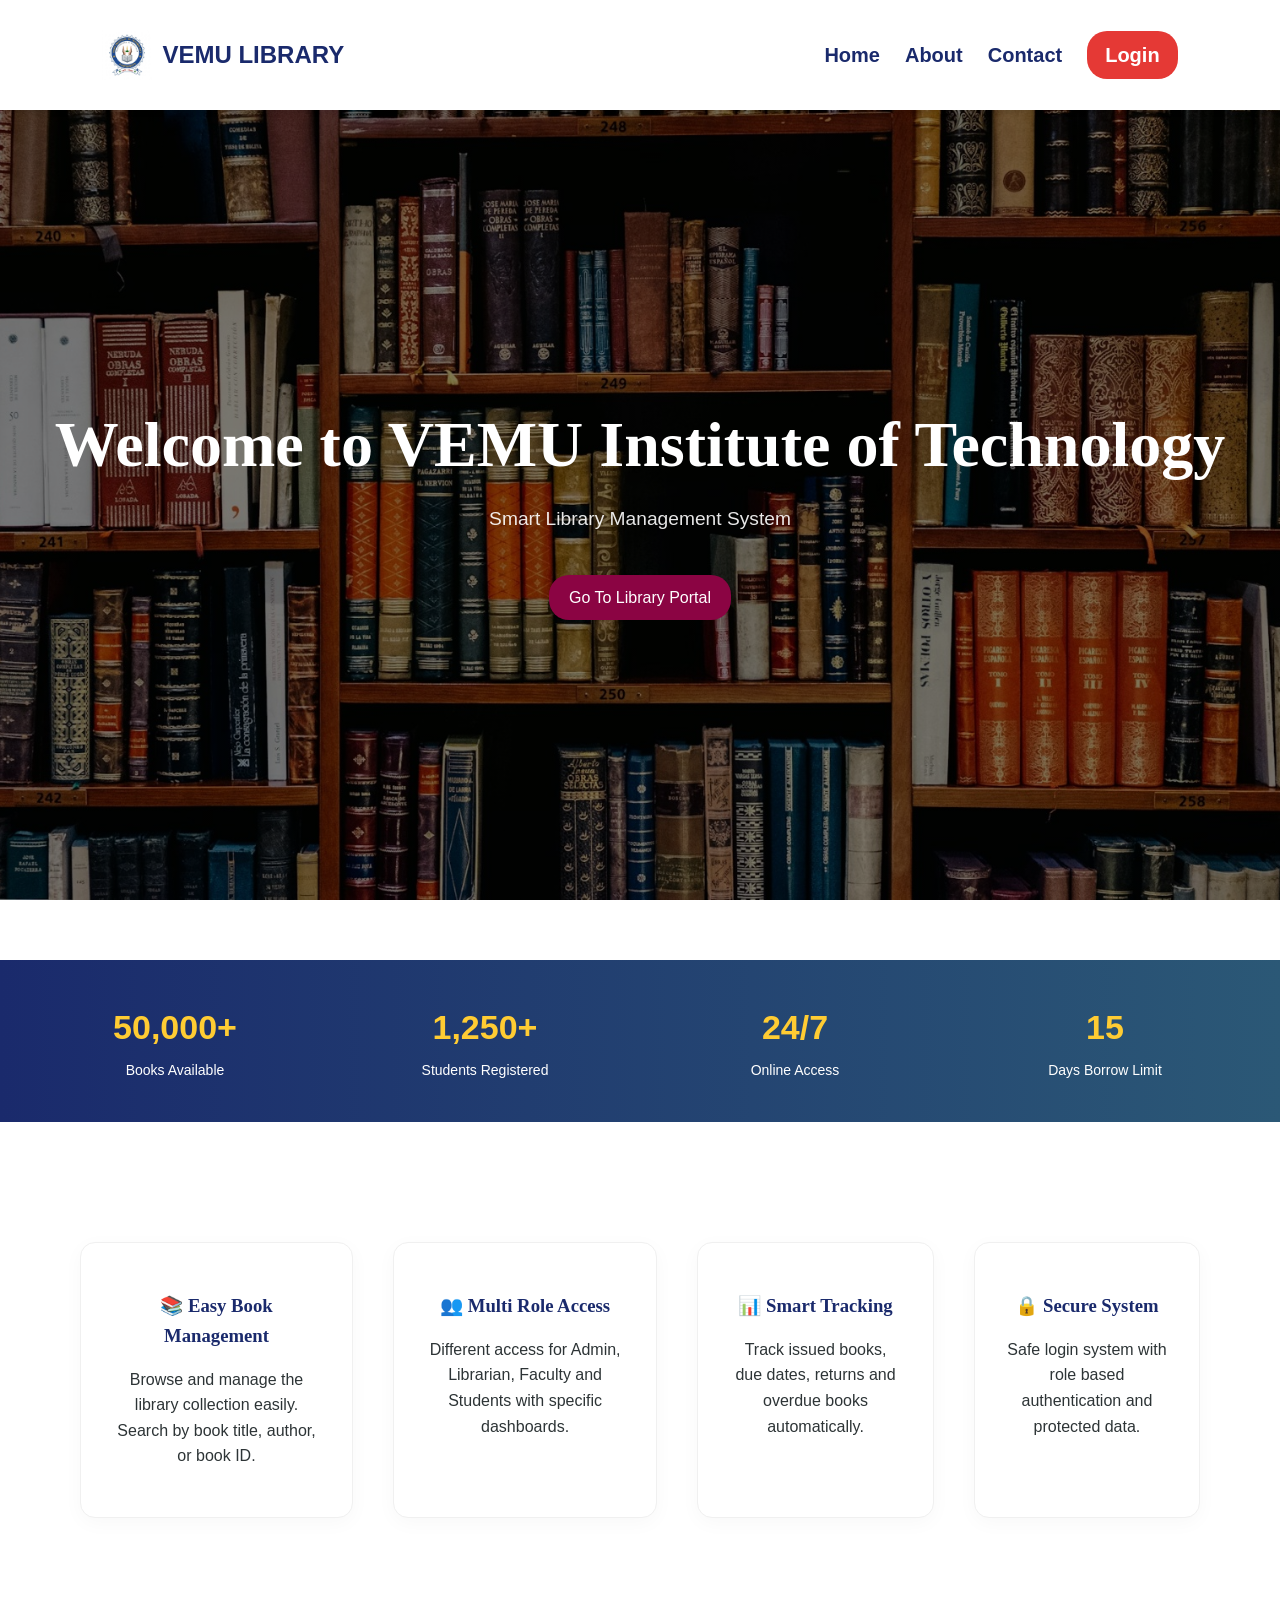
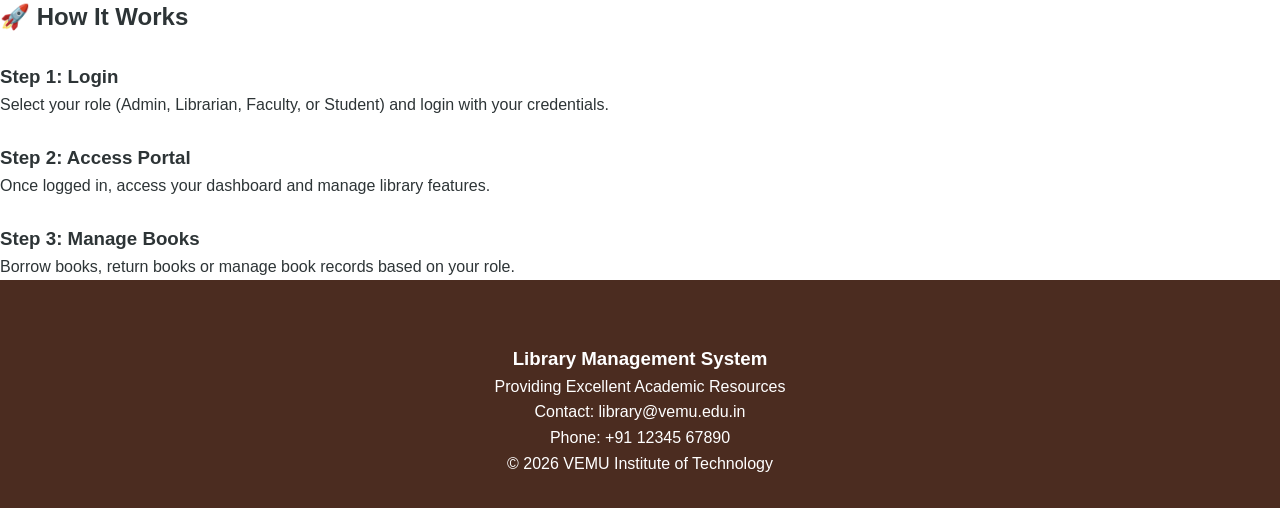
<file: index.html>
<!DOCTYPE html>
<html lang="en">

<head>

    <meta charset="UTF-8">
    <meta name="viewport" content="width=device-width, initial-scale=1.0">

    <title>VEMU Library Management System</title>

    <link rel="stylesheet" href="index.css">

</head>

<body>

    <!-- HEADER -->

    <header>

        <div class="logo">
            <img src="vemu-logo.jpeg" alt="VEMU Logo">
            <span>VEMU LIBRARY</span>
        </div>

        <nav>
            <a href="index.html">Home</a>
            <a href="about.html">About</a>
            <a href="contact.html">Contact</a>
            <a href="login.html" class="login-btn">Login</a>
        </nav>

    </header>

    <!-- HERO SECTION -->

    <section class="hero">

        <h1>Welcome to VEMU Institute of Technology</h1>

        <p>Smart Library Management System</p>

        <a href="login.html" class="btn">Go To Library Portal</a>

    </section>

    <!-- STATISTICS -->

    <section class="stats-container">

        <div class="stat-card">
            <h3 class="stat-number">50,000+</h3>
            <p>Books Available</p>
        </div>

        <div class="stat-card">
            <h3 class="stat-number">1,250+</h3>
            <p>Students Registered</p>
        </div>

        <div class="stat-card">
            <h3 class="stat-number">24/7</h3>
            <p>Online Access</p>
        </div>

        <div class="stat-card">
            <h3 class="stat-number">15</h3>
            <p>Days Borrow Limit</p>
        </div>

    </section>

    <!-- KEY FEATURES -->

    <section class="features">

        <div class="feature-card">
            <h3>📚 Easy Book Management</h3>
            <p>Browse and manage the library collection easily. Search by book title, author, or book ID.</p>
        </div>

        <div class="feature-card">
            <h3>👥 Multi Role Access</h3>
            <p>Different access for Admin, Librarian, Faculty and Students with specific dashboards.</p>
        </div>

        <div class="feature-card">
            <h3>📊 Smart Tracking</h3>
            <p>Track issued books, due dates, returns and overdue books automatically.</p>
        </div>

        <div class="feature-card">
            <h3>🔒 Secure System</h3>
            <p>Safe login system with role based authentication and protected data.</p>
        </div>

    </section>

    <!-- HOW IT WORKS -->

    <section class="container">

        <h2>🚀 How It Works</h2>

        <br>

        <h3>Step 1: Login</h3>
        <p>Select your role (Admin, Librarian, Faculty, or Student) and login with your credentials.</p>

        <br>

        <h3>Step 2: Access Portal</h3>
        <p>Once logged in, access your dashboard and manage library features.</p>

        <br>

        <h3>Step 3: Manage Books</h3>
        <p>Borrow books, return books or manage book records based on your role.</p>

    </section>

    <!-- FOOTER -->

    <footer>

        <h3>Library Management System</h3>

        <p>Providing Excellent Academic Resources</p>

        <p>
            Contact: library@vemu.edu.in<br> Phone: +91 12345 67890
        </p>

        <p>© 2026 VEMU Institute of Technology</p>

    </footer>

</body>

</html>
</file>
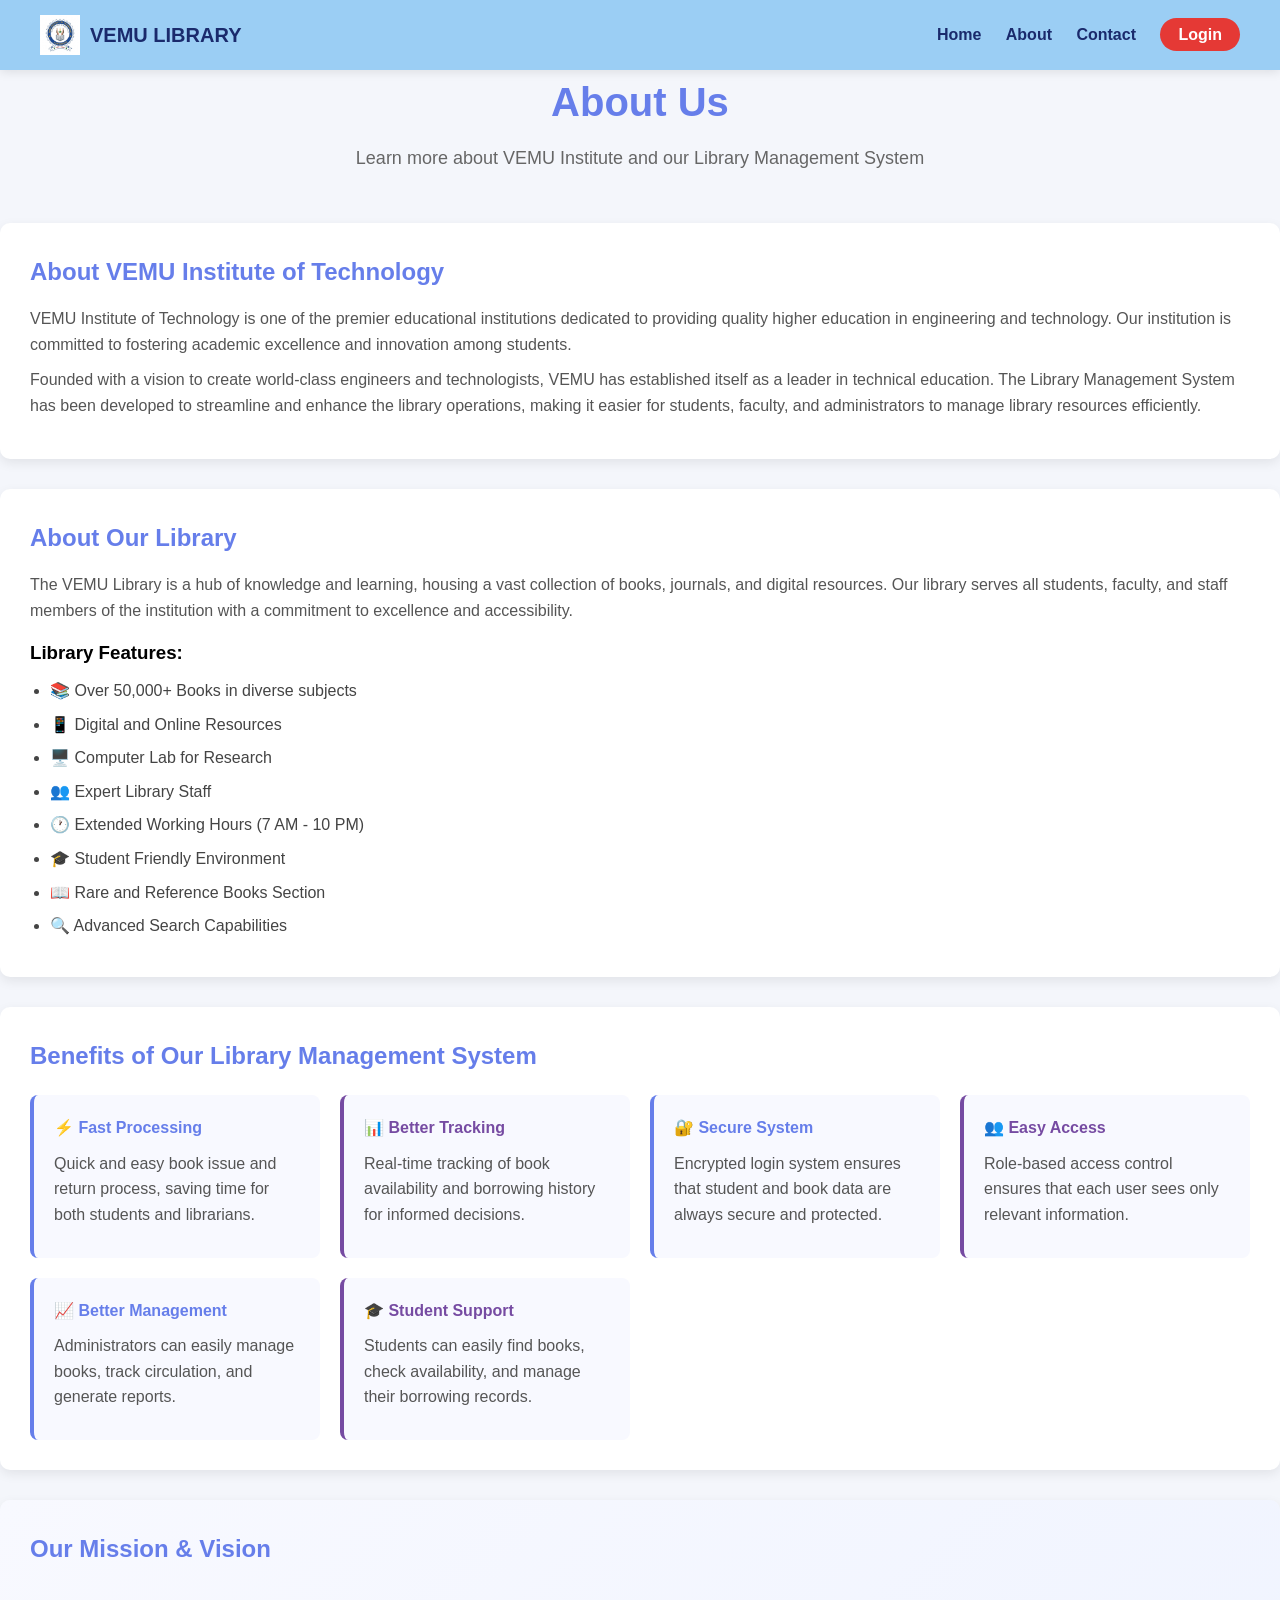
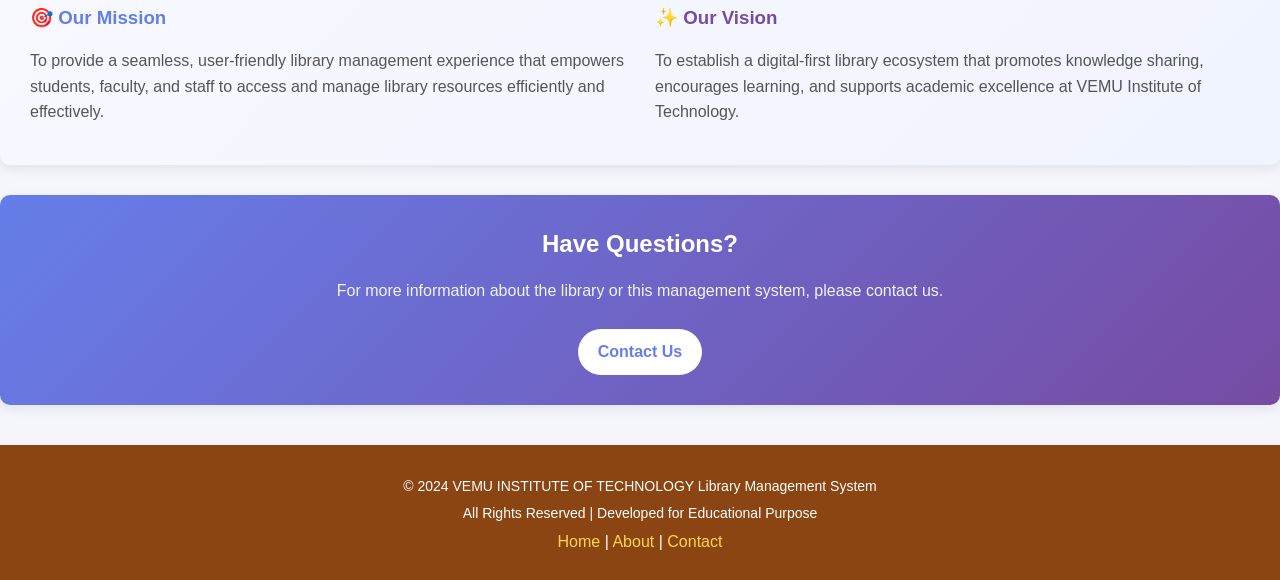
<file: about.html>
<!DOCTYPE html>
<html lang="en">

<head>
    <meta charset="UTF-8">
    <meta name="viewport" content="width=device-width, initial-scale=1.0">
    <meta name="description" content="Learn about VEMU Library Management System">
    <title>About - VEMU Library Management System</title>
    <link rel="stylesheet" href="about.css">
</head>

<body class="about-page">
    <!-- HEADER & NAVIGATION -->
    <header>
        <div class="header-container">
            <div class="logo">
                <img src="vemu-logo.jpeg" alt="VEMU Logo">
                <span>VEMU LIBRARY</span>
            </div>
            <nav>
                <a href="index.html">Home</a>
                <a href="about.html">About</a>
                <a href="contact.html">Contact</a>
                <a href="login.html" class="login-btn">Login</a>
            </nav>
        </div>
    </header>

    <!-- MAIN CONTENT -->
    <main>
        <div class="container">
            <!-- PAGE HEADER -->
            <section style="text-align: center; margin-bottom: 50px;">
                <h1 style="color: #667eea; font-size: 40px; margin-bottom: 10px;">About Us</h1>
                <p style="color: #666; font-size: 18px;">Learn more about VEMU Institute and our Library Management System</p>
            </section>

            <!-- ABOUT SECTION -->
            <section class="about-section">
                <h2>About VEMU Institute of Technology</h2>
                <p>
                    VEMU Institute of Technology is one of the premier educational institutions dedicated to providing quality higher education in engineering and technology. Our institution is committed to fostering academic excellence and innovation among students.
                </p>
                <p>
                    Founded with a vision to create world-class engineers and technologists, VEMU has established itself as a leader in technical education. The Library Management System has been developed to streamline and enhance the library operations, making it easier
                    for students, faculty, and administrators to manage library resources efficiently.
                </p>
            </section>

            <!-- LIBRARY INFORMATION -->
            <section class="about-section">
                <h2>About Our Library</h2>
                <p>
                    The VEMU Library is a hub of knowledge and learning, housing a vast collection of books, journals, and digital resources. Our library serves all students, faculty, and staff members of the institution with a commitment to excellence and accessibility.
                </p>
                <h3>Library Features:</h3>
                <ul>
                    <li>📚 Over 50,000+ Books in diverse subjects</li>
                    <li>📱 Digital and Online Resources</li>
                    <li>🖥️ Computer Lab for Research</li>
                    <li>👥 Expert Library Staff</li>
                    <li>🕐 Extended Working Hours (7 AM - 10 PM)</li>
                    <li>🎓 Student Friendly Environment</li>
                    <li>📖 Rare and Reference Books Section</li>
                    <li>🔍 Advanced Search Capabilities</li>
                </ul>
            </section>

            <!-- SYSTEM BENEFITS -->
            <section class="about-section">
                <h2>Benefits of Our Library Management System</h2>
                <div style="display: grid; grid-template-columns: repeat(auto-fit, minmax(280px, 1fr)); gap: 20px; margin-top: 20px;">
                    <div style="background: #f8f9ff; padding: 20px; border-radius: 8px; border-left: 4px solid #667eea;">
                        <h4 style="color: #667eea; margin-bottom: 10px;">⚡ Fast Processing</h4>
                        <p>Quick and easy book issue and return process, saving time for both students and librarians.</p>
                    </div>
                    <div style="background: #f8f9ff; padding: 20px; border-radius: 8px; border-left: 4px solid #764ba2;">
                        <h4 style="color: #764ba2; margin-bottom: 10px;">📊 Better Tracking</h4>
                        <p>Real-time tracking of book availability and borrowing history for informed decisions.</p>
                    </div>
                    <div style="background: #f8f9ff; padding: 20px; border-radius: 8px; border-left: 4px solid #667eea;">
                        <h4 style="color: #667eea; margin-bottom: 10px;">🔐 Secure System</h4>
                        <p>Encrypted login system ensures that student and book data are always secure and protected.</p>
                    </div>
                    <div style="background: #f8f9ff; padding: 20px; border-radius: 8px; border-left: 4px solid #764ba2;">
                        <h4 style="color: #764ba2; margin-bottom: 10px;">👥 Easy Access</h4>
                        <p>Role-based access control ensures that each user sees only relevant information.</p>
                    </div>
                    <div style="background: #f8f9ff; padding: 20px; border-radius: 8px; border-left: 4px solid #667eea;">
                        <h4 style="color: #667eea; margin-bottom: 10px;">📈 Better Management</h4>
                        <p>Administrators can easily manage books, track circulation, and generate reports.</p>
                    </div>
                    <div style="background: #f8f9ff; padding: 20px; border-radius: 8px; border-left: 4px solid #764ba2;">
                        <h4 style="color: #764ba2; margin-bottom: 10px;">🎓 Student Support</h4>
                        <p>Students can easily find books, check availability, and manage their borrowing records.</p>
                    </div>
                </div>
            </section>

            <!-- MISSION & VISION -->
            <section class="about-section" style="background: linear-gradient(135deg, #f8f9ff 0%, #f0f4ff 100%);">
                <h2>Our Mission & Vision</h2>
                <div style="display: flex; gap: 30px; flex-wrap: wrap; margin-top: 20px;">
                    <div style="flex: 1; min-width: 250px;">
                        <h3 style="color: #667eea; margin-bottom: 15px;">🎯 Our Mission</h3>
                        <p>To provide a seamless, user-friendly library management experience that empowers students, faculty, and staff to access and manage library resources efficiently and effectively.</p>
                    </div>
                    <div style="flex: 1; min-width: 250px;">
                        <h3 style="color: #764ba2; margin-bottom: 15px;">✨ Our Vision</h3>
                        <p>To establish a digital-first library ecosystem that promotes knowledge sharing, encourages learning, and supports academic excellence at VEMU Institute of Technology.</p>
                    </div>
                </div>
            </section>

            <!-- CONTACT CTA -->
            <section class="about-section" style="text-align: center; background: linear-gradient(135deg, #667eea 0%, #764ba2 100%); color: white;">
                <h2 style="color: white;">Have Questions?</h2>
                <p style="color: #f0f4ff;">For more information about the library or this management system, please contact us.</p>
                <a href="contact.html" class="btn btn-large">Contact Us</a>
            </section>
        </div>
    </main>

    <!-- FOOTER -->
    <footer>
        <p class="footer-text">&copy; 2024 VEMU INSTITUTE OF TECHNOLOGY Library Management System</p>
        <p class="footer-text">All Rights Reserved | Developed for Educational Purpose</p>
        <p><a href="index.html">Home</a> | <a href="about.html">About</a> | <a href="contact.html">Contact</a></p>
    </footer>
</body>

</html>
</file>
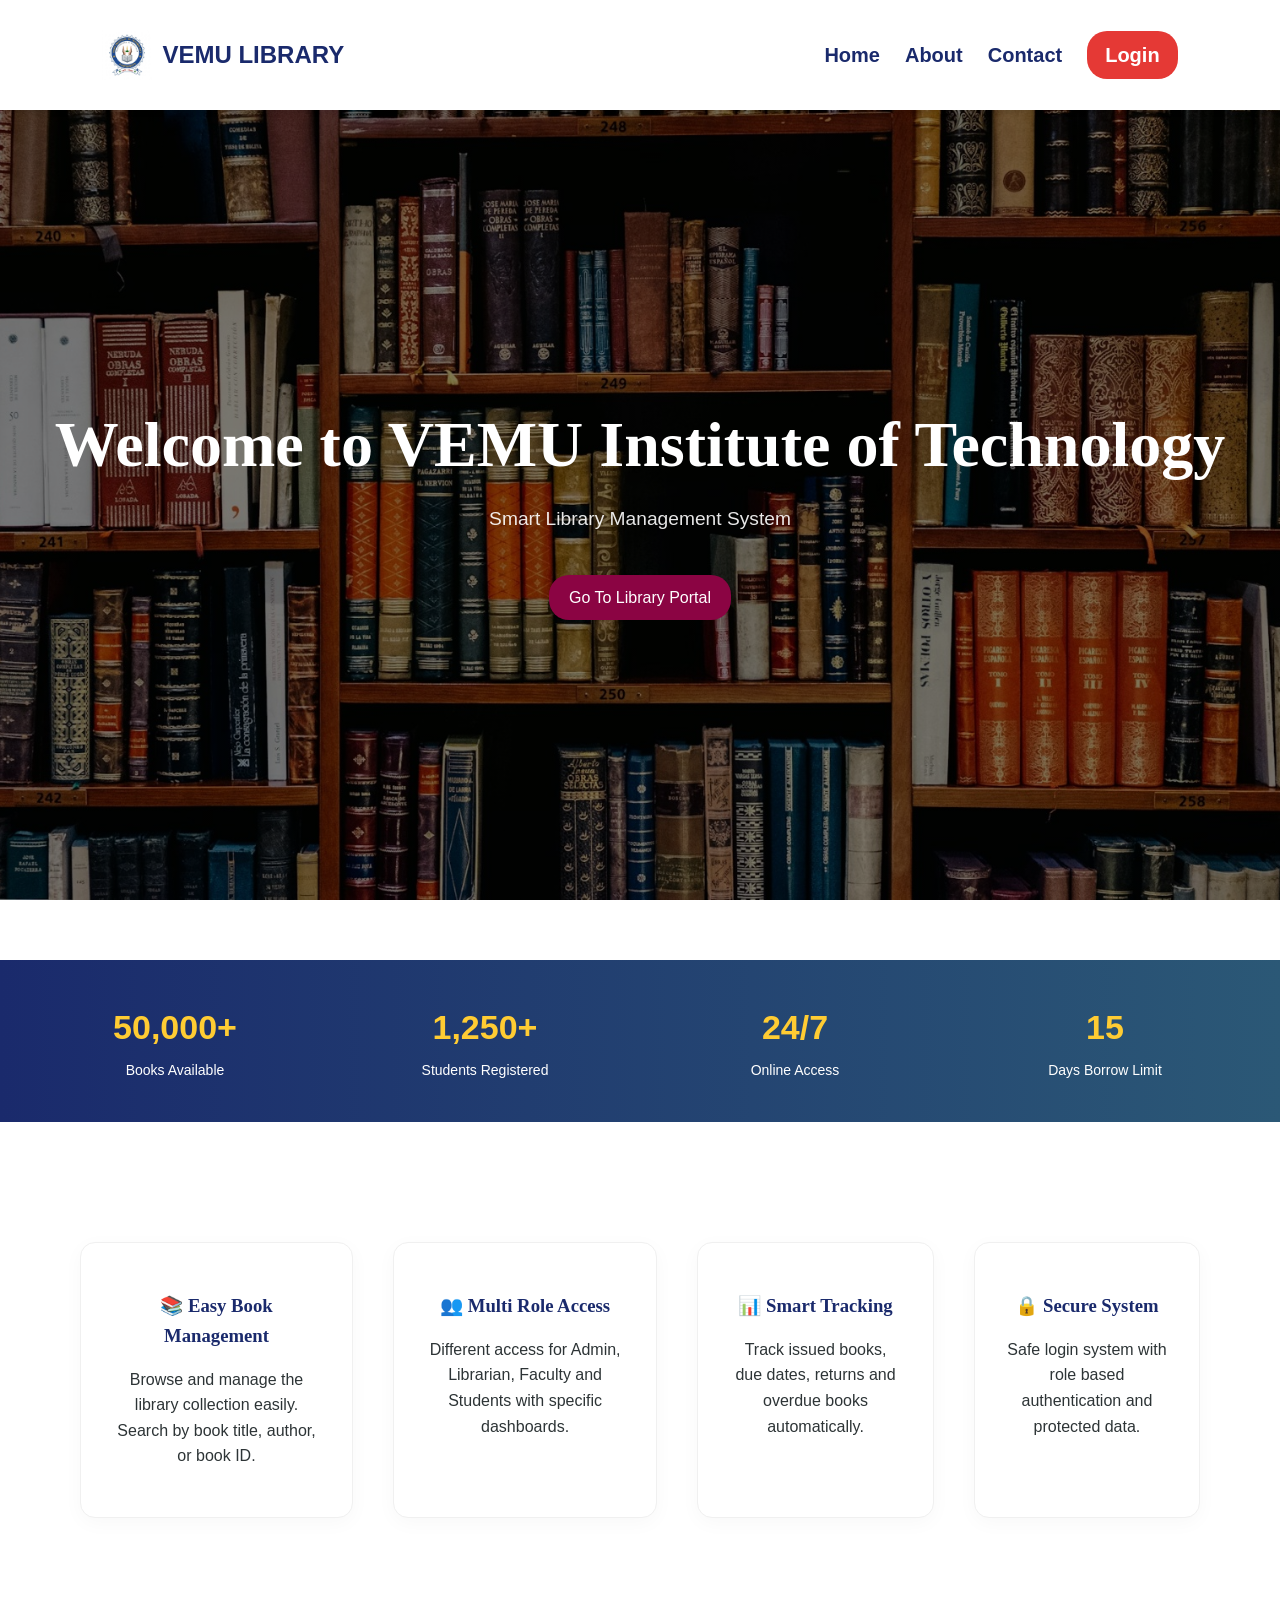
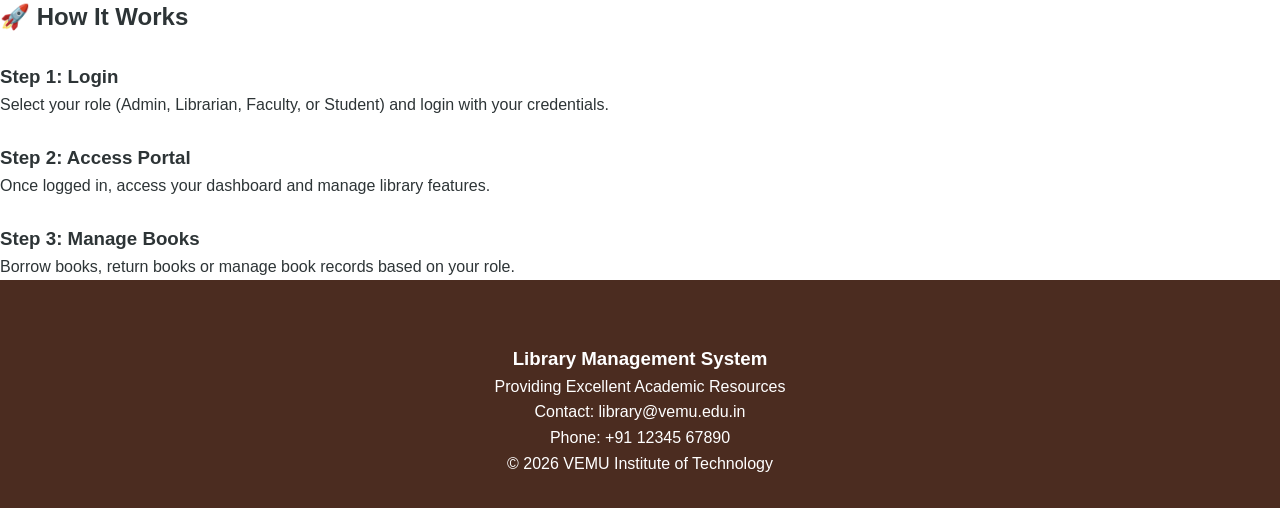
<file: admin.html>
<!DOCTYPE html>
<html lang="en">

<head>
    <meta charset="UTF-8" />
    <meta name="viewport" content="width=device-width,initial-scale=1.0" />
    <title>VEMU LMS — Admin</title>
    <link rel="stylesheet" href="style.css" />
    <link href="https://fonts.googleapis.com/css2?family=Playfair+Display:wght@600;700;900&family=Plus+Jakarta+Sans:wght@300;400;500;600;700&display=swap" rel="stylesheet" />
    <link rel="stylesheet" href="https://cdnjs.cloudflare.com/ajax/libs/font-awesome/6.5.0/css/all.min.css" />
</head>

<body class="dash-body">
    <div class="dash-layout">
        <aside class="sidebar" id="sidebar">
            <div class="sb-top">
                <div class="sb-logo"><img src="https://www.vemu.ac.in/assets/images/logo.png" alt="VEMU" onerror="this.style.display='none';this.nextElementSibling.style.display='flex'" />
                    <div class="sb-logo-fallback"><i class="fas fa-university"></i></div>
                </div>
                <div class="sb-brand"><span class="sb-college">VEMU</span><span class="sb-dept">Library System</span></div><button class="sb-close" onclick="closeSidebar()"><i class="fas fa-times"></i></button></div>
            <div class="sb-user">
                <div class="sb-avatar" id="sbAvatar">A</div>
                <div class="sb-info">
                    <div class="sb-name" id="sbName">Admin</div>
                    <div class="sb-role-badge" id="sbRoleBadge">Administrator</div>
                </div>
                <div class="sb-online"></div>
            </div>
            <nav class="sb-nav">
                <div class="sb-section">Main</div>
                <a class="nav-link active" onclick="showSec('dashboard')"><i class="fas fa-th-large"></i><span>Dashboard</span></a>
                <a class="nav-link" onclick="showSec('quickActions')"><i class="fas fa-bolt"></i><span>Quick Actions</span></a>
                <div class="sb-section">User Management</div>
                <a class="nav-link" onclick="showSec('addLibrarian')"><i class="fas fa-user-tie"></i><span>Add Librarian</span></a>
                <a class="nav-link" onclick="showSec('addFaculty')"><i class="fas fa-chalkboard-teacher"></i><span>Add Faculty</span></a>
                <a class="nav-link" onclick="showSec('addStudent')"><i class="fas fa-user-graduate"></i><span>Add Student</span></a>
                <a class="nav-link" onclick="showSec('allUsers')"><i class="fas fa-users"></i><span>All Users</span></a>
                <div class="sb-section">Library</div>
                <a class="nav-link" onclick="showSec('adminBooks')"><i class="fas fa-books"></i><span>View Books</span></a>
                <a class="nav-link" onclick="showSec('adminBrowseBooks')"><i class="fas fa-search"></i><span>Browse Books</span></a>
                <a class="nav-link" onclick="showSec('donations')"><i class="fas fa-hand-holding-heart"></i><span>Donations</span></a>
                <div class="sb-section">Reports & Settings</div>
                <a class="nav-link" onclick="showSec('activity')"><i class="fas fa-history"></i><span>Activity Log</span></a>
                <a class="nav-link" onclick="showSec('systemSettings')"><i class="fas fa-cog"></i><span>System Settings</span></a>
                <a class="nav-link" onclick="showSec('profile')"><i class="fas fa-user-circle"></i><span>Profile</span></a>
            </nav>
            <div class="sb-foot"><button class="logout-btn" onclick="logout()"><i class="fas fa-sign-out-alt"></i> Logout</button></div>
        </aside>
        <div class="main-area">
            <header class="topbar">
                <div class="tb-l"><button class="hamburger" onclick="openSidebar()"><i class="fas fa-bars"></i></button>
                    <div class="page-breadcrumb"><img src="https://www.vemu.ac.in/assets/images/logo.png" class="tb-logo" onerror="this.style.display='none'" /><span id="pageTitle">Dashboard</span></div>
                </div>
                <div class="tb-r">
                    <div class="tb-clock"><i class="fas fa-clock"></i><span id="tbClock"></span></div><button class="tb-btn" onclick="toggleDark()"><i class="fas fa-moon" id="darkIcon"></i></button><button class="tb-btn notif-btn" onclick="toggleNotif()"><i class="fas fa-bell"></i><span class="notif-badge" id="notifBadge" style="display:none">0</span></button></div>
            </header>
            <div class="notif-panel" id="notifPanel">
                <div class="np-head">
                    <h4><i class="fas fa-bell"></i> Notifications</h4><button onclick="clearNotifs()">Clear All</button></div>
                <div id="notifList"></div>
            </div>
            <div class="content-area">

                <!-- ══ DASHBOARD ══ -->
                <section class="sec active" id="sec-dashboard">
                    <div class="sec-hd">
                        <h2><i class="fas fa-th-large"></i> Admin Dashboard</h2>
                        <div class="sec-date" id="secDate"></div>
                    </div>
                    <!-- Animated greeting -->
                    <div id="adminGreeting"></div>
                    <!-- Live info ticker -->
                    <div class="lib-ticker" id="libTicker"></div>
                    <!-- Campus banner -->
                    <div class="vemu-banner">
                        <img src="https://images.unsplash.com/photo-1507842217343-583bb7270b66?w=1200&q=80&auto=format&fit=crop" class="banner-img" alt="VEMU Library" />
                        <div class="banner-overlay">
                            <h3>VEMU Institute of Technology</h3>
                            <p>Central Library Management System — Administrator Panel</p><span class="banner-badge"><i class="fas fa-shield-alt"></i> Admin Access</span></div>
                    </div>
                    <div class="stats-row" id="adminStats"></div>
                    <div class="dash-grid2" style="margin-top:16px">
                        <div class="card">
                            <div class="card-hd">
                                <h3><i class="fas fa-users"></i> User Distribution</h3>
                            </div>
                            <div class="user-dist" id="userDist"></div>
                        </div>
                        <div class="card">
                            <div class="card-hd">
                                <h3><i class="fas fa-history"></i> Recent Activity</h3>
                            </div>
                            <div class="activity-list" id="dashActivity"></div>
                        </div>
                    </div>
                </section>

                <!-- ══ QUICK ACTIONS ══ -->
                <section class="sec" id="sec-quickActions">
                    <div class="sec-hd">
                        <h2><i class="fas fa-bolt"></i> Quick Actions</h2>
                    </div>
                    <div id="quickActionsContent"></div>
                </section>

                <!-- ══ ADD USERS ══ -->
                <section class="sec" id="sec-addLibrarian">
                    <div class="sec-hd">
                        <h2><i class="fas fa-user-tie"></i> Add Librarian</h2>
                    </div>
                    <div class="form-card">
                        <div class="form-grid" id="addLibForm"></div>
                    </div>
                </section>
                <section class="sec" id="sec-addFaculty">
                    <div class="sec-hd">
                        <h2><i class="fas fa-chalkboard-teacher"></i> Add Faculty</h2>
                    </div>
                    <div class="form-card">
                        <div class="form-grid" id="addFacForm"></div>
                    </div>
                </section>
                <section class="sec" id="sec-addStudent">
                    <div class="sec-hd">
                        <h2><i class="fas fa-user-graduate"></i> Add Student</h2>
                    </div>
                    <div class="form-card">
                        <div class="form-grid" id="addStuForm"></div>
                    </div>
                </section>

                <!-- ══ ALL USERS ══ -->
                <section class="sec" id="sec-allUsers">
                    <div class="sec-hd">
                        <h2><i class="fas fa-users"></i> All Users</h2>
                    </div>
                    <div class="filter-row">
                        <button class="filter-btn active" onclick="filterUsers(this,'all')">All</button>
                        <button class="filter-btn" onclick="filterUsers(this,'librarian')">Librarians</button>
                        <button class="filter-btn" onclick="filterUsers(this,'faculty')">Faculty</button>
                        <button class="filter-btn" onclick="filterUsers(this,'student')">Students</button>
                        <input type="text" class="search-inp" placeholder="Search by name, ID or email..." oninput="searchUsers(this.value)" />
                    </div>
                    <div class="table-card" id="usersTable"></div>
                </section>

                <!-- ══ ADMIN — VIEW BOOKS (with stats) ══ -->
                <section class="sec" id="sec-adminBooks">
                    <div class="sec-hd">
                        <h2><i class="fas fa-books"></i> Library Books</h2>
                    </div>
                    <div id="adminBooksSummary"></div>
                    <div class="dash-grid2" style="margin-bottom:16px">
                        <div class="card">
                            <div class="card-hd">
                                <h3><i class="fas fa-chart-bar"></i> Books by Category</h3>
                            </div>
                            <div class="cat-chart" id="adminCatBreak"></div>
                        </div>
                        <div class="card">
                            <div class="card-hd">
                                <h3><i class="fas fa-fire"></i> Most Borrowed</h3>
                            </div>
                            <div class="rank-list" id="mostBorrowed"></div>
                        </div>
                    </div>
                    <div class="filter-row">
                        <input type="text" class="search-inp" placeholder="Search by title, author, ID or category..." oninput="filterAdminBooks(this.value)" style="flex:1" />
                    </div>
                    <div class="table-card" id="adminBooksTable"></div>
                </section>

                <!-- ══ ADMIN — BROWSE BOOKS (cards) ══ -->
                <section class="sec" id="sec-adminBrowseBooks">
                    <div class="sec-hd">
                        <h2><i class="fas fa-search"></i> Browse Books</h2>
                    </div>
                    <div class="filter-row">
                        <input type="text" class="search-inp" placeholder="Search books..." oninput="loadBooksGrid('adminBrowseGrid',{q:this.value})" />
                        <select style="background:var(--card);border:1px solid var(--border);border-radius:var(--rsm);padding:7px 14px;color:var(--t1);font-family:var(--f-body);font-size:13px;cursor:pointer" onchange="loadBooksGrid('adminBrowseGrid',{cat:this.value})">
          <option value="">All Categories</option>
          <option>Java</option><option>Python</option><option>AI/ML</option>
          <option>Data Structures</option><option>Web Development</option>
          <option>Networks</option><option>Operating Systems</option>
          <option>Mathematics</option><option>Physics</option>
        </select>
                        <button class="filter-btn" onclick="loadBooksGrid('adminBrowseGrid',{avail:'yes'})"><i class="fas fa-check-circle"></i> Available</button>
                        <button class="filter-btn" onclick="loadBooksGrid('adminBrowseGrid')">All Books</button>
                    </div>
                    <div class="books-grid" id="adminBrowseGrid"></div>
                </section>

                <!-- ══ DONATIONS ══ -->
                <section class="sec" id="sec-donations">
                    <div class="sec-hd">
                        <h2><i class="fas fa-hand-holding-heart"></i> Book Donations</h2>
                    </div>
                    <div class="donation-banner">
                        <div class="don-icon"><i class="fas fa-hand-holding-heart"></i></div>
                        <div>
                            <h3>Manage Book Donations</h3>
                            <p>Review and approve books donated by students, or record a donation on behalf of a student.</p>
                        </div>
                    </div>
                    <div class="form-card" style="margin-bottom:16px">
                        <div style="font-family:var(--f-display);font-size:16px;font-weight:700;margin-bottom:16px;color:var(--t1)"><i class="fas fa-plus-circle" style="color:var(--gold2)"></i> Record Donation by Student</div>
                        <div class="form-grid">
                            <div class="fg"><label>Student Name *</label><input type="text" id="adm_don_student" placeholder="Full name" /></div>
                            <div class="fg"><label>Roll Number / ID *</label><input type="text" id="adm_don_roll" placeholder="e.g. 21VE1A0501" /></div>
                            <div class="fg"><label>Book Title *</label><input type="text" id="adm_don_title" placeholder="Book title" /></div>
                            <div class="fg"><label>Author *</label><input type="text" id="adm_don_author" placeholder="Author name" /></div>
                            <div class="fg"><label>Category</label><select id="adm_don_cat"><option value="">Select</option><option>Java</option><option>Python</option><option>AI/ML</option><option>Data Structures</option><option>Web Development</option><option>Networks</option><option>Operating Systems</option><option>Mathematics</option><option>Physics</option><option>Other</option></select></div>
                            <div class="fg"><label>Condition</label><select id="adm_don_cond"><option>Excellent</option><option>Very Good</option><option>Good</option><option>Fair</option></select></div>
                            <div class="fg"><label>Copies</label><input type="number" id="adm_don_copies" value="1" min="1" /></div>
                            <div class="fg"><label>Department</label><input type="text" id="adm_don_dept" placeholder="e.g. B.Tech CSE" /></div>
                        </div>
                        <div class="form-actions"><button class="btn-donate" onclick="recordDonationByStaff('adm')"><i class="fas fa-save"></i> Record Donation</button></div>
                    </div>
                    <div class="filter-row">
                        <button class="filter-btn active" onclick="filterDonations(this,'all')">All Donations</button>
                        <button class="filter-btn" onclick="filterDonations(this,'pending')">Pending</button>
                        <button class="filter-btn" onclick="filterDonations(this,'approved')">Approved</button>
                    </div>
                    <div class="table-card" id="allDonationsTable"></div>
                </section>

                <!-- ══ ACTIVITY ══ -->
                <section class="sec" id="sec-activity">
                    <div class="sec-hd">
                        <h2><i class="fas fa-history"></i> Activity Log</h2>
                    </div>
                    <div class="card">
                        <div class="activity-list" id="fullActivity"></div>
                    </div>
                </section>

                <!-- ══ SYSTEM SETTINGS ══ -->
                <section class="sec" id="sec-systemSettings">
                    <div class="sec-hd">
                        <h2><i class="fas fa-cog"></i> System Settings</h2>
                    </div>
                    <div id="systemSettingsContent"></div>
                </section>

                <!-- ══ PROFILE ══ -->
                <section class="sec" id="sec-profile">
                    <div class="sec-hd">
                        <h2><i class="fas fa-user-circle"></i> My Profile</h2>
                    </div>
                    <div id="profileContent"></div>
                </section>

            </div>
        </div>
    </div>
    <!-- CONFIRM MODAL -->
    <div class="modal-overlay" id="confirmModal">
        <div class="modal-box sm">
            <div class="modal-hd">
                <h3><i class="fas fa-exclamation-triangle" style="color:var(--red)"></i> Confirm</h3><button class="modal-cls" onclick="closeModal('confirmModal')"><i class="fas fa-times"></i></button></div>
            <div class="modal-bd">
                <p id="confirmMsg" style="margin-bottom:20px;color:var(--t2);line-height:1.6"></p>
                <div style="display:flex;gap:10px"><button class="btn-danger" id="confirmYes">Yes, Proceed</button><button class="btn-ghost" onclick="closeModal('confirmModal')">Cancel</button></div>
            </div>
        </div>
    </div>

    <!-- EDIT USER MODAL -->
    <div class="modal-overlay" id="editUserModal">
        <div class="modal-box">
            <div class="modal-hd">
                <h3><i class="fas fa-user-edit" style="color:var(--gold2)"></i> Edit User Account</h3>
                <button class="modal-cls" onclick="closeModal('editUserModal')"><i class="fas fa-times"></i></button>
            </div>
            <div class="modal-bd">
                <input type="hidden" id="eu_id" />
                <div style="background:rgba(125,211,252,.08);border:1px solid rgba(125,211,252,.25);border-radius:var(--rsm);padding:10px 14px;margin-bottom:16px;font-size:13px;color:var(--cyan)">
                    <i class="fas fa-info-circle"></i> <strong>User ID and Role cannot be changed</strong> for security. Change password only if resetting for the user.
                </div>
                <div class="form-grid">
                    <div class="fg"><label>User ID (locked)</label><input type="text" id="eu_id_display" readonly style="opacity:.5;cursor:not-allowed" /></div>
                    <div class="fg"><label>Role (locked)</label>
                        <select id="eu_role" disabled style="opacity:.5;cursor:not-allowed">
            <option value="librarian">Librarian</option>
            <option value="faculty">Faculty</option>
            <option value="student">Student</option>
          </select>
                    </div>
                    <div class="fg"><label>Full Name *</label><input type="text" id="eu_name" placeholder="Full name" /></div>
                    <div class="fg"><label>Email *</label><input type="email" id="eu_email" placeholder="email@vemu.ac.in" /></div>
                    <div class="fg"><label>Phone</label><input type="text" id="eu_phone" placeholder="10-digit number" /></div>
                    <div class="fg"><label>Department</label><input type="text" id="eu_dept" placeholder="e.g. B.Tech CSE" /></div>
                    <div class="fg" id="eu_year_wrap"><label>Year</label>
                        <select id="eu_year"><option>1st Year</option><option>2nd Year</option><option>3rd Year</option><option>4th Year</option></select>
                    </div>
                    <div class="fg"><label>New Password <span style="color:var(--t3);font-weight:400">(leave blank to keep)</span></label><input type="password" id="eu_pw" placeholder="Leave blank to keep current" /></div>
                </div>
                <div class="form-actions">
                    <button class="btn-primary" onclick="saveEditUser()"><i class="fas fa-save"></i> Save Changes</button>
                    <button class="btn-ghost" onclick="closeModal('editUserModal')">Cancel</button>
                </div>
            </div>
        </div>
    </div>
    <div class="toast-wrap" id="toastWrap"></div>
    <script src="script.js"></script>
    <script>
        initDashboard('admin');
    </script>
</body>

</html>
</file>
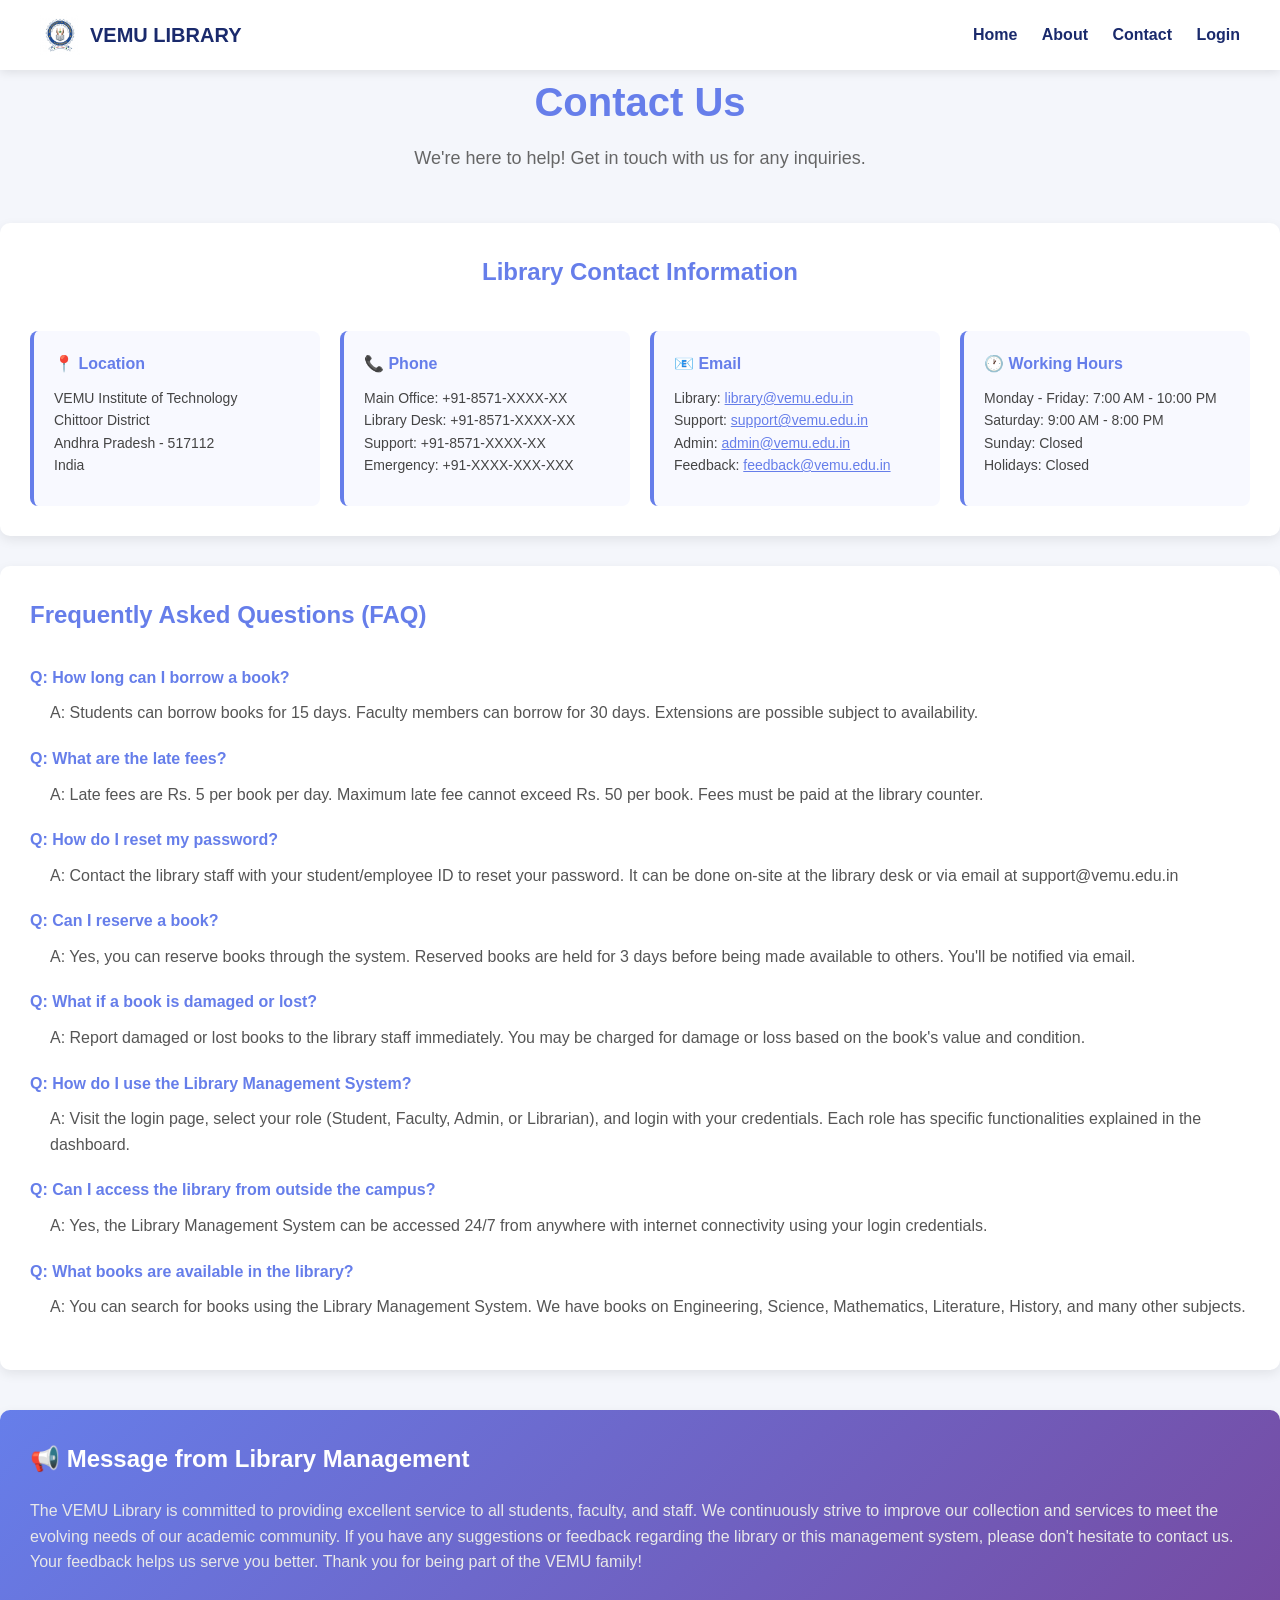
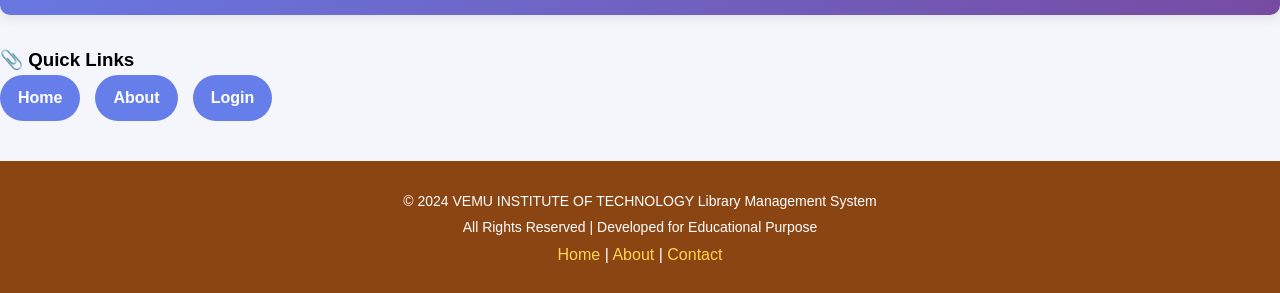
<file: contact.html>
<!DOCTYPE html>
<html lang="en">

<head>
    <meta charset="UTF-8">
    <meta name="viewport" content="width=device-width, initial-scale=1.0">
    <meta name="description" content="Contact VEMU Library Management System">
    <title>Contact - VEMU Library Management System</title>
    <link rel="stylesheet" href="contact.css">
</head>

<body class="contact-page">
    <!-- HEADER & NAVIGATION -->
    <header>
        <div class="header-container">
            <div class="logo">
                <img src="vemu-logo.jpeg" alt="VEMU Logo">
                <span>VEMU LIBRARY</span>
            </div>
            <nav>
                <a href="index.html">Home</a>
                <a href="about.html">About</a>
                <a href="contact.html">Contact</a>
                <a href="login.html" class="login-btn">Login</a>
            </nav>
        </div>
    </header>

    <!-- MAIN CONTENT -->
    <main>
        <div class="container">
            <!-- PAGE TITLE -->
            <section style="text-align: center; margin-bottom: 50px;">
                <h1 style="color: #667eea; font-size: 40px; margin-bottom: 10px;">Contact Us</h1>
                <p style="color: #666; font-size: 18px;">We're here to help! Get in touch with us for any inquiries.</p>
            </section>

            <!-- CONTACT INFORMATION -->
            <section class="about-section">
                <h2 style="text-align: center; margin-bottom: 40px;">Library Contact Information</h2>
                <div class="contact-info">
                    <div class="contact-item">
                        <h4>📍 Location</h4>
                        <p>
                            VEMU Institute of Technology<br> Chittoor District<br> Andhra Pradesh - 517112<br> India
                        </p>
                    </div>

                    <div class="contact-item">
                        <h4>📞 Phone</h4>
                        <p>
                            Main Office: +91-8571-XXXX-XX<br> Library Desk: +91-8571-XXXX-XX<br> Support: +91-8571-XXXX-XX<br> Emergency: +91-XXXX-XXX-XXX
                        </p>
                    </div>

                    <div class="contact-item">
                        <h4>📧 Email</h4>
                        <p>
                            Library: <a href="mailto:library@vemu.edu.in" style="color: #667eea;">library@vemu.edu.in</a><br> Support: <a href="mailto:support@vemu.edu.in" style="color: #667eea;">support@vemu.edu.in</a><br> Admin: <a href="mailto:admin@vemu.edu.in"
                                style="color: #667eea;">admin@vemu.edu.in</a><br> Feedback: <a href="mailto:feedback@vemu.edu.in" style="color: #667eea;">feedback@vemu.edu.in</a>
                        </p>
                    </div>

                    <div class="contact-item">
                        <h4>🕐 Working Hours</h4>
                        <p>
                            Monday - Friday: 7:00 AM - 10:00 PM<br> Saturday: 9:00 AM - 8:00 PM<br> Sunday: Closed<br> Holidays: Closed
                        </p>
                    </div>
                </div>
            </section>

            <!-- FREQUENTLY ASKED QUESTIONS -->
            <section class="about-section">
                <h2>Frequently Asked Questions (FAQ)</h2>

                <div style="margin-top: 30px;">
                    <h4 style="color: #667eea; margin: 20px 0 10px 0;">Q: How long can I borrow a book?</h4>
                    <p style="margin-left: 20px; margin-bottom: 20px;">A: Students can borrow books for 15 days. Faculty members can borrow for 30 days. Extensions are possible subject to availability.</p>

                    <h4 style="color: #667eea; margin: 20px 0 10px 0;">Q: What are the late fees?</h4>
                    <p style="margin-left: 20px; margin-bottom: 20px;">A: Late fees are Rs. 5 per book per day. Maximum late fee cannot exceed Rs. 50 per book. Fees must be paid at the library counter.</p>

                    <h4 style="color: #667eea; margin: 20px 0 10px 0;">Q: How do I reset my password?</h4>
                    <p style="margin-left: 20px; margin-bottom: 20px;">A: Contact the library staff with your student/employee ID to reset your password. It can be done on-site at the library desk or via email at support@vemu.edu.in</p>

                    <h4 style="color: #667eea; margin: 20px 0 10px 0;">Q: Can I reserve a book?</h4>
                    <p style="margin-left: 20px; margin-bottom: 20px;">A: Yes, you can reserve books through the system. Reserved books are held for 3 days before being made available to others. You'll be notified via email.</p>

                    <h4 style="color: #667eea; margin: 20px 0 10px 0;">Q: What if a book is damaged or lost?</h4>
                    <p style="margin-left: 20px; margin-bottom: 20px;">A: Report damaged or lost books to the library staff immediately. You may be charged for damage or loss based on the book's value and condition.</p>

                    <h4 style="color: #667eea; margin: 20px 0 10px 0;">Q: How do I use the Library Management System?</h4>
                    <p style="margin-left: 20px; margin-bottom: 20px;">A: Visit the login page, select your role (Student, Faculty, Admin, or Librarian), and login with your credentials. Each role has specific functionalities explained in the dashboard.</p>

                    <h4 style="color: #667eea; margin: 20px 0 10px 0;">Q: Can I access the library from outside the campus?</h4>
                    <p style="margin-left: 20px; margin-bottom: 20px;">A: Yes, the Library Management System can be accessed 24/7 from anywhere with internet connectivity using your login credentials.</p>

                    <h4 style="color: #667eea; margin: 20px 0 10px 0;">Q: What books are available in the library?</h4>
                    <p style="margin-left: 20px; margin-bottom: 20px;">A: You can search for books using the Library Management System. We have books on Engineering, Science, Mathematics, Literature, History, and many other subjects.</p>
                </div>
            </section>

            <!-- MESSAGE FROM MANAGEMENT -->
            <section class="about-section" style="background: linear-gradient(135deg, #667eea 0%, #764ba2 100%); color: white; margin-top: 40px;">
                <h2 style="color: white;">📢 Message from Library Management</h2>
                <p style="color: #e8e8e8;">
                    The VEMU Library is committed to providing excellent service to all students, faculty, and staff. We continuously strive to improve our collection and services to meet the evolving needs of our academic community. If you have any suggestions or feedback
                    regarding the library or this management system, please don't hesitate to contact us. Your feedback helps us serve you better. Thank you for being part of the VEMU family!
                </p>
            </section>

            <!-- QUICK LINKS -->
            <section class="form-section">
                <h3>📎 Quick Links</h3>
                <div style="display: flex; gap: 15px; flex-wrap: wrap;">
                    <a href="index.html" class="btn">Home</a>
                    <a href="about.html" class="btn">About</a>
                    <a href="login.html" class="btn">Login</a>
                </div>
            </section>
        </div>
    </main>

    <!-- FOOTER -->
    <footer>
        <p class="footer-text">&copy; 2024 VEMU INSTITUTE OF TECHNOLOGY Library Management System</p>
        <p class="footer-text">All Rights Reserved | Developed for Educational Purpose</p>
        <p><a href="index.html">Home</a> | <a href="about.html">About</a> | <a href="contact.html">Contact</a></p>
    </footer>
</body>

</html>
</file>
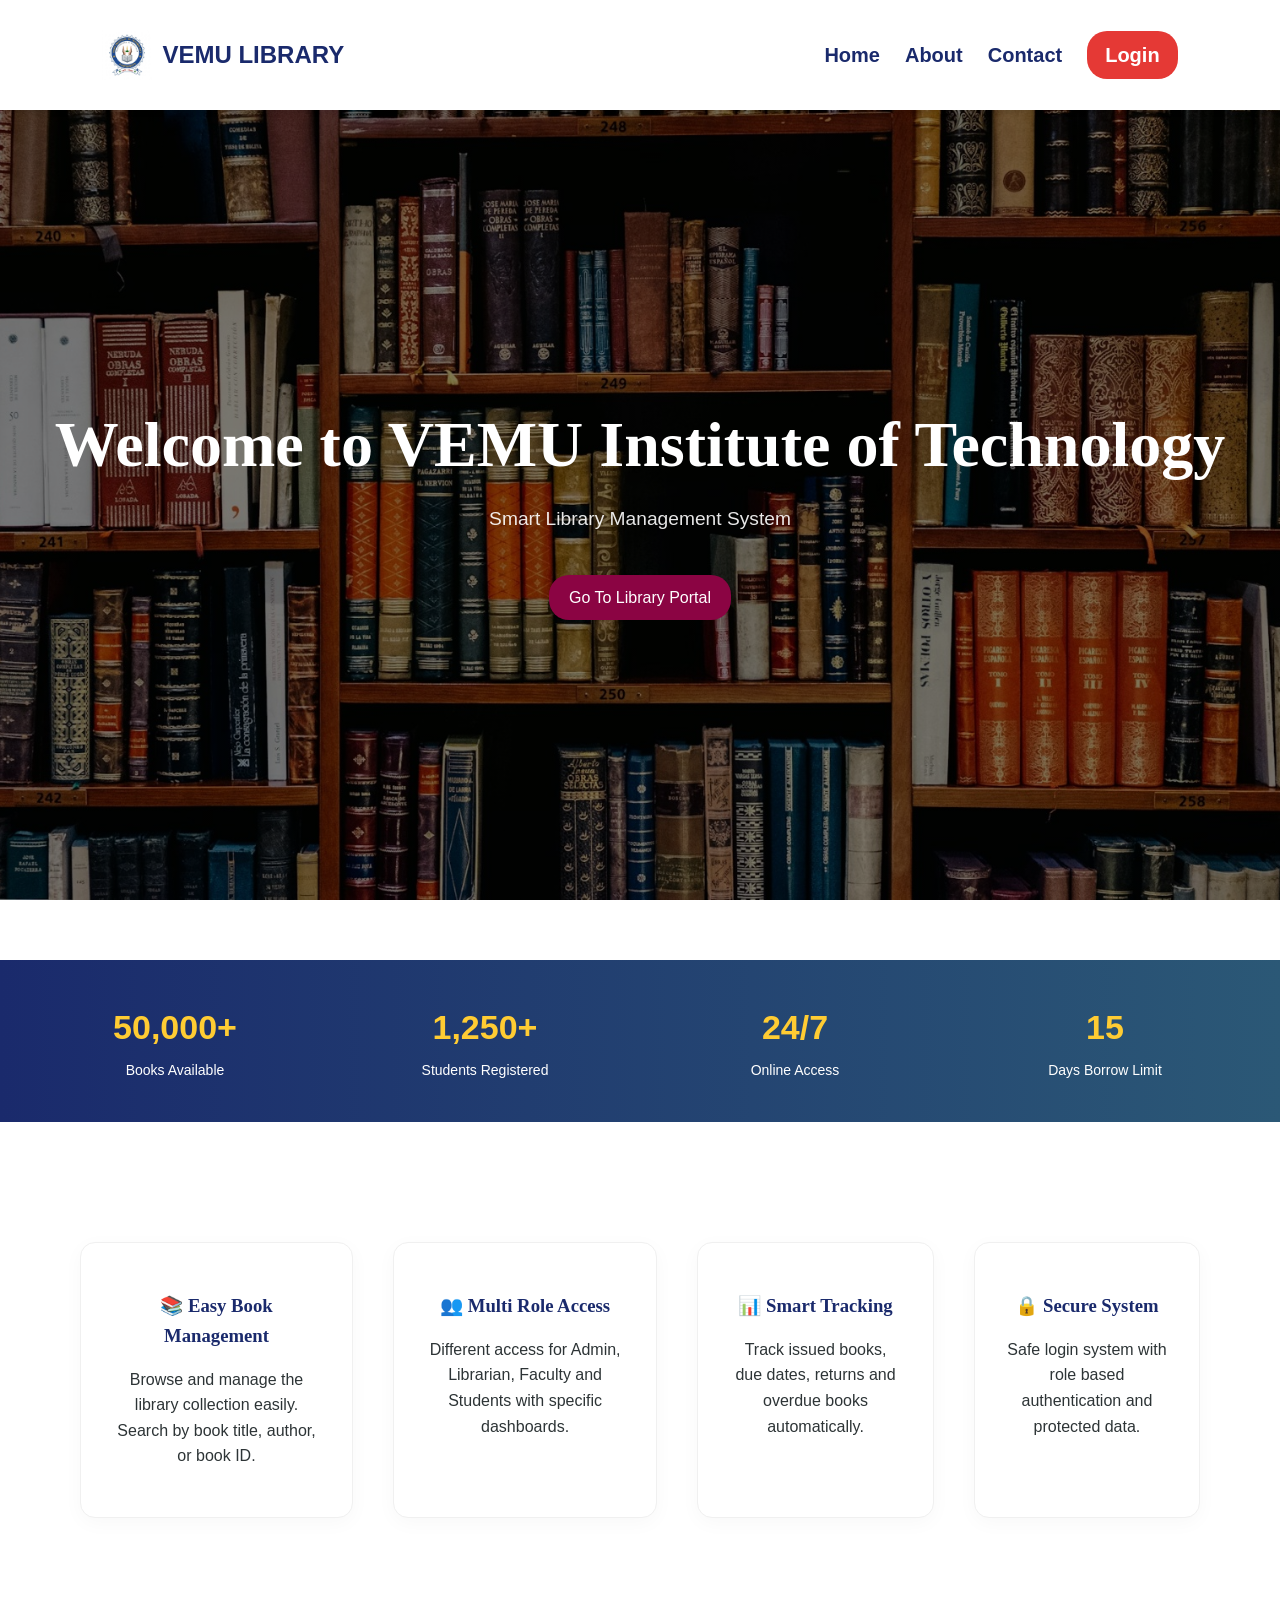
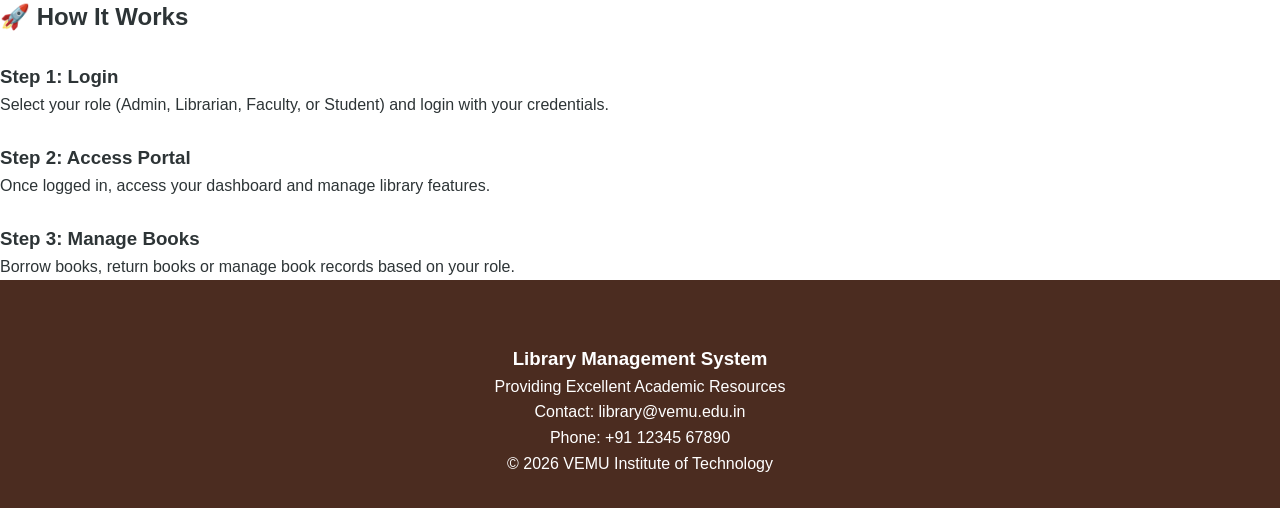
<file: faculty.html>
<!DOCTYPE html>
<html lang="en">

<head>
    <meta charset="UTF-8" />
    <meta name="viewport" content="width=device-width,initial-scale=1.0" />
    <title>VEMU LMS — Faculty</title>
    <link rel="stylesheet" href="style.css" />
    <link href="https://fonts.googleapis.com/css2?family=Playfair+Display:wght@600;700;900&family=Plus+Jakarta+Sans:wght@300;400;500;600;700&display=swap" rel="stylesheet" />
    <link rel="stylesheet" href="https://cdnjs.cloudflare.com/ajax/libs/font-awesome/6.5.0/css/all.min.css" />
</head>

<body class="dash-body">
    <div class="dash-layout">

        <aside class="sidebar" id="sidebar">
            <div class="sb-top">
                <div class="sb-logo">
                    <img src="https://www.vemu.ac.in/assets/images/logo.png" alt="VEMU" onerror="this.style.display='none';this.nextElementSibling.style.display='flex'" />
                    <div class="sb-logo-fallback" style="display:none"><i class="fas fa-university"></i></div>
                </div>
                <div class="sb-brand"><span class="sb-college">VEMU</span><span class="sb-dept">Library System</span></div>
                <button class="sb-close" onclick="closeSidebar()"><i class="fas fa-times"></i></button>
            </div>
            <div class="sb-user">
                <div class="sb-avatar" id="sbAvatar">F</div>
                <div class="sb-info">
                    <div class="sb-name" id="sbName">Faculty</div>
                    <div class="sb-role-badge" id="sbRoleBadge">Faculty</div>
                </div>
                <div class="sb-online"></div>
            </div>
            <nav class="sb-nav">
                <div class="sb-section">Main</div>
                <a class="nav-link active" onclick="showSec('dashboard')"><i class="fas fa-th-large"></i><span>Dashboard</span></a>

                <div class="sb-section">Students</div>
                <a class="nav-link" onclick="showSec('addStudent')"><i class="fas fa-user-plus"></i><span>Add Student</span></a>
                <a class="nav-link" onclick="showSec('myStudents')"><i class="fas fa-users"></i><span>My Students</span></a>

                <div class="sb-section">Books</div>
                <a class="nav-link" onclick="showSec('viewBooks')"><i class="fas fa-books"></i><span>Browse Books</span></a>

                <div class="sb-section">Circulation</div>
                <a class="nav-link" onclick="showSec('issueBook')"><i class="fas fa-arrow-up"></i><span>Issue Book</span></a>
                <a class="nav-link" onclick="showSec('returnBook')"><i class="fas fa-undo"></i><span>Return Book</span></a>

                <div class="sb-section">Account</div>
                <a class="nav-link" onclick="showSec('activity')"><i class="fas fa-history"></i><span>Activity Log</span></a>
                <a class="nav-link" onclick="showSec('profile')"><i class="fas fa-user-circle"></i><span>My Profile</span></a>
            </nav>
            <div class="sb-foot"><button class="logout-btn" onclick="logout()"><i class="fas fa-sign-out-alt"></i> Logout</button></div>
        </aside>

        <div class="main-area">
            <header class="topbar">
                <div class="tb-l">
                    <button class="hamburger" onclick="openSidebar()"><i class="fas fa-bars"></i></button>
                    <div class="page-breadcrumb">
                        <img src="https://www.vemu.ac.in/assets/images/logo.png" class="tb-logo" onerror="this.style.display='none'" />
                        <span id="pageTitle">Dashboard</span>
                    </div>
                </div>
                <div class="tb-r">
                    <div class="tb-clock"><i class="fas fa-clock"></i><span id="tbClock"></span></div>
                    <button class="tb-btn" onclick="toggleDark()"><i class="fas fa-moon" id="darkIcon"></i></button>
                    <button class="tb-btn notif-btn" onclick="toggleNotif()"><i class="fas fa-bell"></i><span class="notif-badge" id="notifBadge" style="display:none">0</span></button>
                </div>
            </header>
            <div class="notif-panel" id="notifPanel">
                <div class="np-head">
                    <h4><i class="fas fa-bell"></i> Notifications</h4><button onclick="clearNotifs()">Clear All</button></div>
                <div id="notifList"></div>
            </div>

            <div class="content-area">

                <!-- ══ DASHBOARD ══ -->
                <section class="sec active" id="sec-dashboard">
                    <div class="sec-hd">
                        <h2><i class="fas fa-th-large"></i> Faculty Dashboard</h2>
                        <div class="sec-date" id="secDate"></div>
                    </div>
                    <div class="vemu-banner">
                        <img src="https://images.unsplash.com/photo-1541339907198-e08756dedf3f?w=1200&q=80&auto=format&fit=crop" class="banner-img" alt="Campus" />
                        <div class="banner-overlay">
                            <h3>Welcome, Faculty Member</h3>
                            <p>Manage your students, issue books, and track library activities</p>
                            <span class="banner-badge"><i class="fas fa-chalkboard-teacher"></i> Faculty Panel</span>
                        </div>
                    </div>
                    <div class="stats-row" id="facStats"></div>
                    <div class="dash-grid2" style="margin-top:16px">
                        <div class="card">
                            <div class="card-hd">
                                <h3><i class="fas fa-user-graduate"></i> My Students</h3><button class="btn-primary btn-sm" onclick="showSec('addStudent')"><i class="fas fa-plus"></i> Add</button></div>
                            <div id="dashStudents" style="padding:8px 0"></div>
                        </div>
                        <div class="card">
                            <div class="card-hd">
                                <h3><i class="fas fa-history"></i> Recent Activity</h3>
                            </div>
                            <div class="activity-list" id="dashActivity"></div>
                        </div>
                    </div>
                </section>

                <!-- ══ ADD STUDENT ══ -->
                <section class="sec" id="sec-addStudent">
                    <div class="sec-hd">
                        <h2><i class="fas fa-user-plus"></i> Add Student</h2>
                    </div>
                    <div class="form-card">
                        <div class="form-grid" id="facAddStuForm"></div>
                    </div>
                </section>

                <!-- ══ MY STUDENTS ══ -->
                <section class="sec" id="sec-myStudents">
                    <div class="sec-hd">
                        <h2><i class="fas fa-users"></i> My Students</h2>
                    </div>
                    <div class="table-card" id="myStudentsTable"></div>
                </section>

                <!-- ══ VIEW BOOKS ══ -->
                <section class="sec" id="sec-viewBooks">
                    <div class="sec-hd">
                        <h2><i class="fas fa-books"></i> Browse Books</h2>
                    </div>
                    <div class="filter-row">
                        <input type="text" class="search-inp" placeholder="Search books by title or author..." oninput="loadBooksGrid('facBooksGrid',{q:this.value})" />
                        <select class="filter-btn" style="border-radius:var(--rsm);padding:7px 14px" onchange="loadBooksGrid('facBooksGrid',{cat:this.value})">
          <option value="">All Categories</option>
          <option>Java</option><option>Python</option><option>AI/ML</option>
          <option>Data Structures</option><option>Web Development</option>
          <option>Networks</option><option>Operating Systems</option>
          <option>Mathematics</option><option>Physics</option>
        </select>
                    </div>
                    <div class="books-grid" id="facBooksGrid"></div>
                </section>

                <!-- ══ ISSUE BOOK ══ -->
                <section class="sec" id="sec-issueBook">
                    <div class="sec-hd">
                        <h2><i class="fas fa-arrow-up"></i> Issue Book</h2>
                    </div>
                    <div class="form-card">
                        <div class="form-grid">
                            <div class="fg"><label>Student ID *</label><input type="text" id="is_sid" placeholder="e.g. 21VE1A0501" oninput="previewIssue()" /></div>
                            <div class="fg"><label>Book ID *</label><input type="text" id="is_bid" placeholder="e.g. BK001" oninput="previewIssue()" /></div>
                            <div class="fg"><label>Issue Date</label><input type="date" id="is_date" /></div>
                            <div class="fg"><label>Due Date *</label><input type="date" id="is_due" /></div>
                        </div>
                        <div class="issue-preview" id="is_preview" style="display:none"></div>
                        <div class="form-actions">
                            <button class="btn-primary" onclick="issueBook()"><i class="fas fa-arrow-up"></i> Issue Book</button>
                            <button class="btn-ghost" onclick="setVal('is_sid','');setVal('is_bid','');getEl('is_preview').style.display='none'"><i class="fas fa-times"></i> Clear</button>
                        </div>
                    </div>
                </section>

                <!-- ══ RETURN BOOK ══ -->
                <section class="sec" id="sec-returnBook">
                    <div class="sec-hd">
                        <h2><i class="fas fa-undo"></i> Return Book</h2>
                    </div>
                    <div class="form-card">
                        <div class="form-grid">
                            <div class="fg"><label>Student ID *</label><input type="text" id="ret_sid" placeholder="e.g. 21VE1A0501" /></div>
                            <div class="fg"><label>Book ID *</label><input type="text" id="ret_bid" placeholder="e.g. BK001" /></div>
                            <div class="fg"><label>Return Date</label><input type="date" id="ret_date" /></div>
                            <div class="fg" style="align-self:end"><button class="btn-ghost w100" onclick="calcReturn()"><i class="fas fa-calculator"></i> Calculate Fine</button></div>
                        </div>
                        <div class="fine-preview" id="ret_preview" style="display:none"></div>
                        <div class="form-actions">
                            <button class="btn-primary" onclick="returnBook()"><i class="fas fa-undo"></i> Process Return</button>
                            <button class="btn-ghost" onclick="setVal('ret_sid','');setVal('ret_bid','');getEl('ret_preview').style.display='none'"><i class="fas fa-times"></i> Clear</button>
                        </div>
                    </div>
                    <div style="margin-top:20px">
                        <div class="table-card" id="returnHistory"></div>
                    </div>
                </section>

                <!-- ══ ACTIVITY ══ -->
                <section class="sec" id="sec-activity">
                    <div class="sec-hd">
                        <h2><i class="fas fa-history"></i> Activity Log</h2>
                    </div>
                    <div class="card">
                        <div class="activity-list" id="fullActivity"></div>
                    </div>
                </section>

                <!-- ══ PROFILE ══ -->
                <section class="sec" id="sec-profile">
                    <div class="sec-hd">
                        <h2><i class="fas fa-user-circle"></i> My Profile</h2>
                    </div>
                    <div id="profileContent"></div>
                </section>

            </div>
        </div>
    </div>

    <div class="modal-overlay" id="confirmModal">
        <div class="modal-box sm">
            <div class="modal-hd">
                <h3><i class="fas fa-exclamation-triangle" style="color:var(--red)"></i> Confirm</h3><button class="modal-cls" onclick="closeModal('confirmModal')"><i class="fas fa-times"></i></button></div>
            <div class="modal-bd">
                <p id="confirmMsg" style="margin-bottom:20px;color:var(--t2);line-height:1.6"></p>
                <div style="display:flex;gap:10px"><button class="btn-danger" id="confirmYes">Yes, Proceed</button><button class="btn-ghost" onclick="closeModal('confirmModal')">Cancel</button></div>
            </div>
        </div>
    </div>
    <div class="toast-wrap" id="toastWrap"></div>
    <script src="script.js"></script>
    <script>
        initDashboard('faculty');
    </script>
</body>

</html>
</file>
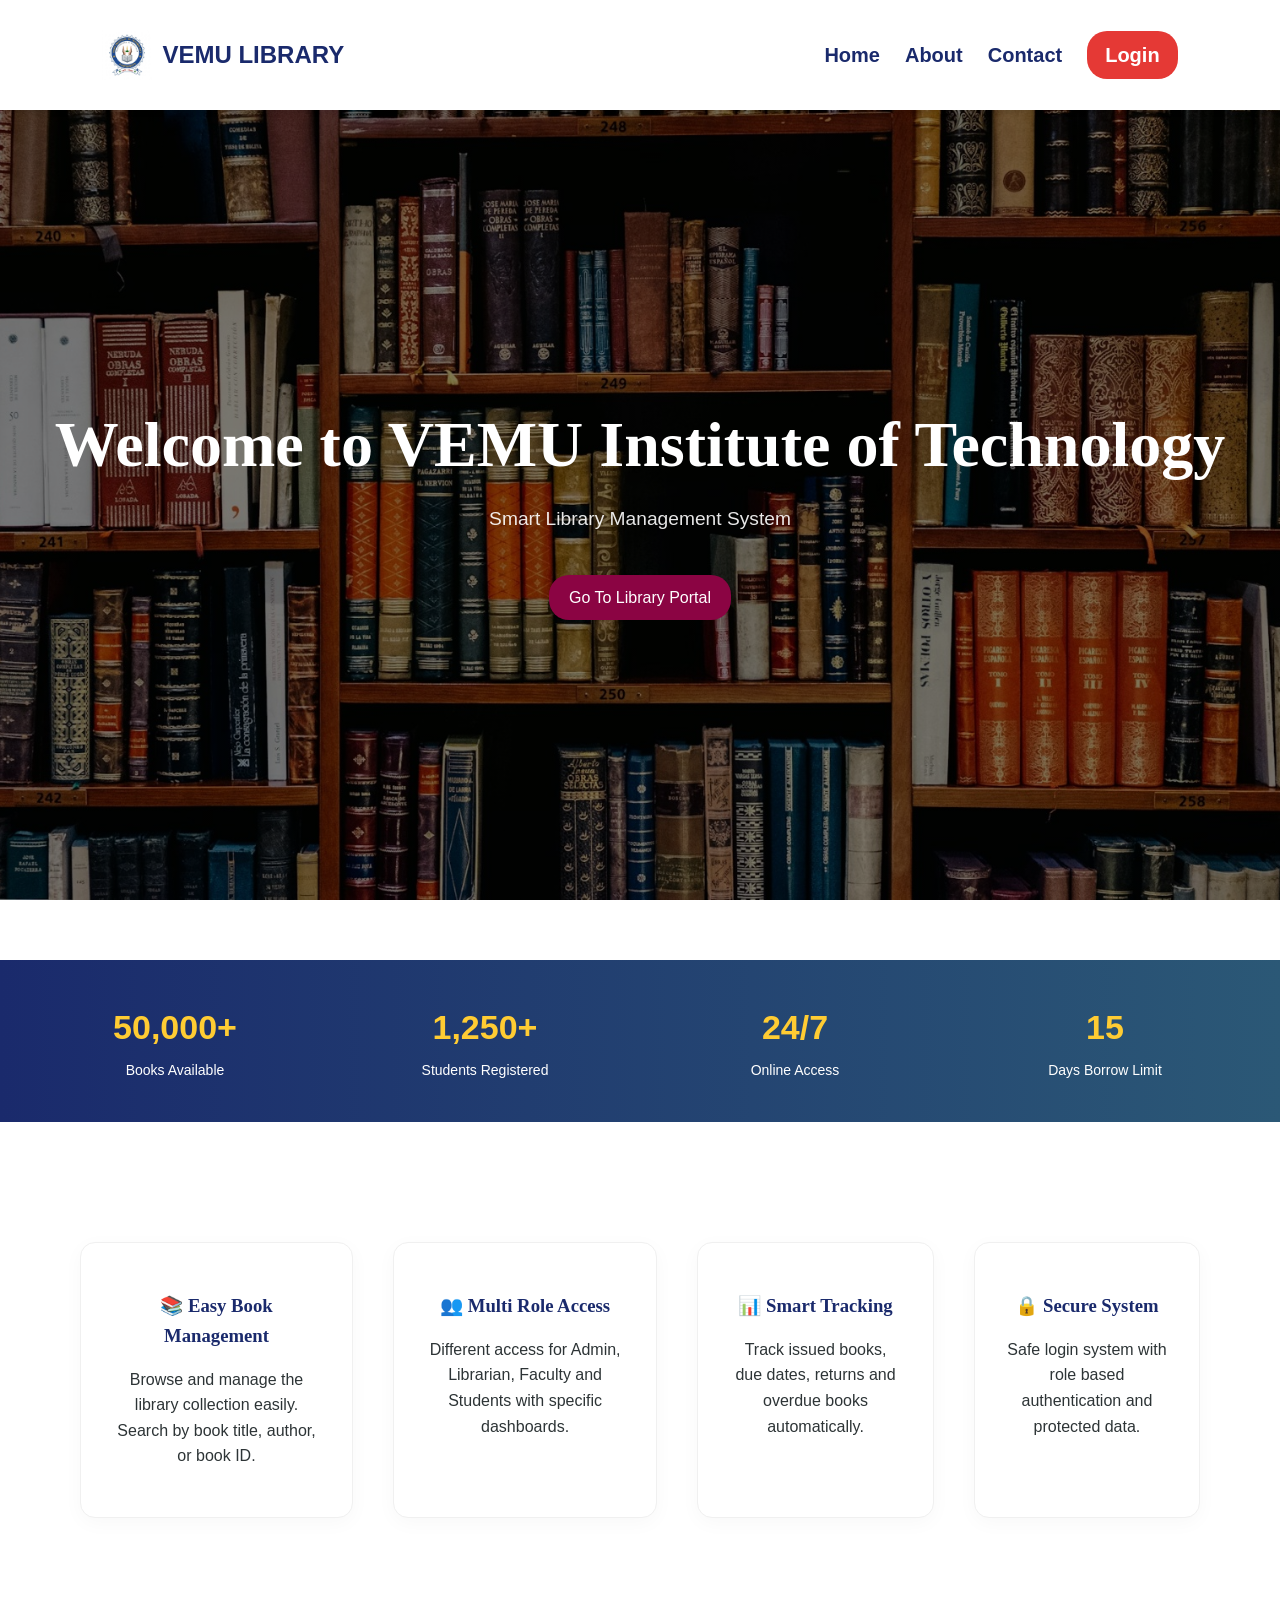
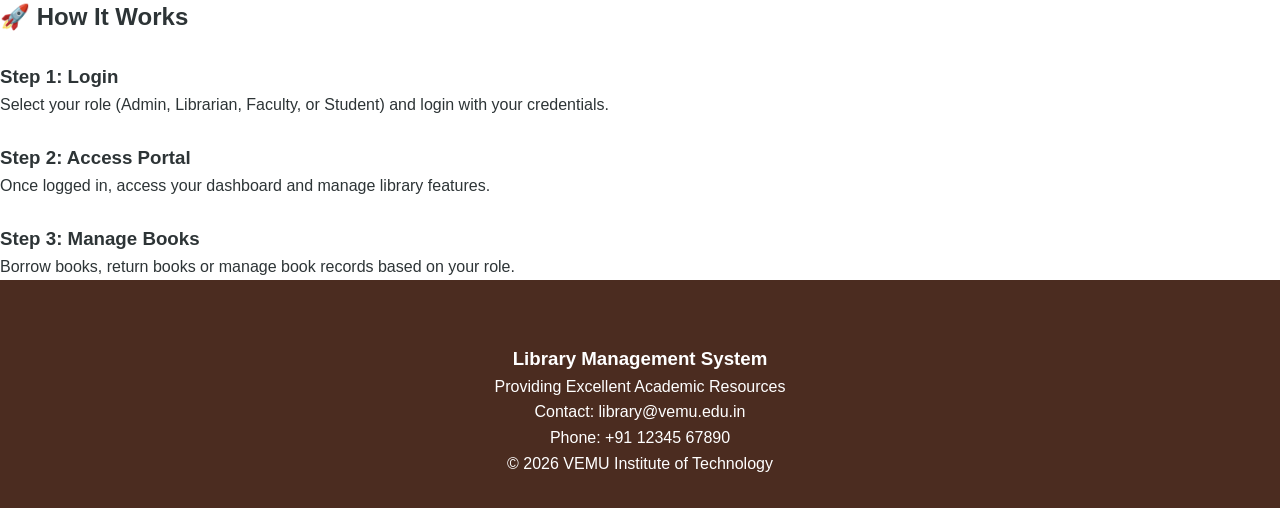
<file: librarian.html>
<!DOCTYPE html>
<html lang="en">

<head>
    <meta charset="UTF-8" />
    <meta name="viewport" content="width=device-width,initial-scale=1.0" />
    <title>VEMU LMS — Librarian</title>
    <link rel="stylesheet" href="style.css" />
    <link href="https://fonts.googleapis.com/css2?family=Playfair+Display:wght@600;700;900&family=Plus+Jakarta+Sans:wght@300;400;500;600;700&display=swap" rel="stylesheet" />
    <link rel="stylesheet" href="https://cdnjs.cloudflare.com/ajax/libs/font-awesome/6.5.0/css/all.min.css" />
</head>

<body class="dash-body">
    <div class="dash-layout">

        <!-- SIDEBAR -->
        <aside class="sidebar" id="sidebar">
            <div class="sb-top">
                <div class="sb-logo">
                    <img src="https://www.vemu.ac.in/assets/images/logo.png" alt="VEMU" onerror="this.style.display='none';this.nextElementSibling.style.display='flex'" />
                    <div class="sb-logo-fallback" style="display:none"><i class="fas fa-university"></i></div>
                </div>
                <div class="sb-brand"><span class="sb-college">VEMU</span><span class="sb-dept">Library System</span></div>
                <button class="sb-close" onclick="closeSidebar()"><i class="fas fa-times"></i></button>
            </div>
            <div class="sb-user">
                <div class="sb-avatar" id="sbAvatar">L</div>
                <div class="sb-info">
                    <div class="sb-name" id="sbName">Librarian</div>
                    <div class="sb-role-badge" id="sbRoleBadge">Librarian</div>
                </div>
                <div class="sb-online"></div>
            </div>
            <nav class="sb-nav">
                <div class="sb-section">Main</div>
                <a class="nav-link active" onclick="showSec('dashboard')"><i class="fas fa-th-large"></i><span>Dashboard</span></a>

                <div class="sb-section">Books</div>
                <a class="nav-link" onclick="showSec('addBook')"><i class="fas fa-plus-circle"></i><span>Add New Book</span></a>
                <a class="nav-link" onclick="showSec('manageBooks')"><i class="fas fa-books"></i><span>Manage Books</span></a>
                <a class="nav-link" onclick="showSec('searchBooks')"><i class="fas fa-search"></i><span>Search Books</span></a>
                <a class="nav-link" onclick="showSec('stats')"><i class="fas fa-chart-bar"></i><span>Library Stats</span></a>

                <div class="sb-section">Circulation</div>
                <a class="nav-link" onclick="showSec('issueBook')"><i class="fas fa-arrow-up"></i><span>Issue Book</span></a>
                <a class="nav-link" onclick="showSec('returnBook')"><i class="fas fa-undo"></i><span>Return Book</span></a>
                <a class="nav-link" onclick="showSec('issuedList')"><i class="fas fa-list-alt"></i><span>Issued List</span></a>
                <a class="nav-link" onclick="showSec('overdue')"><i class="fas fa-exclamation-triangle"></i><span>Overdue</span></a>
                <a class="nav-link" onclick="showSec('fines')"><i class="fas fa-rupee-sign"></i><span>Fines</span></a>

                <div class="sb-section">Students & Requests</div>
                <a class="nav-link" onclick="showSec('addStudent')"><i class="fas fa-user-plus"></i><span>Add Student</span></a>
                <a class="nav-link" onclick="showSec('bookRequests')"><i class="fas fa-hand-paper"></i><span>Book Requests</span></a>
                <a class="nav-link" onclick="showSec('donations')"><i class="fas fa-hand-holding-heart"></i><span>Donations</span></a>

                <div class="sb-section">Reports</div>
                <a class="nav-link" onclick="showSec('reports')"><i class="fas fa-file-alt"></i><span>Reports</span></a>
                <a class="nav-link" onclick="showSec('activity')"><i class="fas fa-history"></i><span>Activity Log</span></a>
                <a class="nav-link" onclick="showSec('libraryInfo')"><i class="fas fa-info-circle"></i><span>Library Info</span></a>
                <a class="nav-link" onclick="showSec('profile')"><i class="fas fa-user-circle"></i><span>My Profile</span></a>
            </nav>
            <div class="sb-foot"><button class="logout-btn" onclick="logout()"><i class="fas fa-sign-out-alt"></i> Logout</button></div>
        </aside>

        <!-- MAIN AREA -->
        <div class="main-area">
            <header class="topbar">
                <div class="tb-l">
                    <button class="hamburger" onclick="openSidebar()"><i class="fas fa-bars"></i></button>
                    <div class="page-breadcrumb">
                        <img src="https://www.vemu.ac.in/assets/images/logo.png" class="tb-logo" onerror="this.style.display='none'" />
                        <span id="pageTitle">Dashboard</span>
                    </div>
                </div>
                <div class="tb-r">
                    <div class="tb-clock"><i class="fas fa-clock"></i><span id="tbClock"></span></div>
                    <button class="tb-btn" onclick="toggleDark()" title="Toggle Theme"><i class="fas fa-moon" id="darkIcon"></i></button>
                    <button class="tb-btn notif-btn" onclick="toggleNotif()"><i class="fas fa-bell"></i><span class="notif-badge" id="notifBadge" style="display:none">0</span></button>
                </div>
            </header>

            <!-- NOTIFICATION PANEL -->
            <div class="notif-panel" id="notifPanel">
                <div class="np-head">
                    <h4><i class="fas fa-bell"></i> Notifications</h4><button onclick="clearNotifs()">Clear All</button></div>
                <div id="notifList"></div>
            </div>

            <div class="content-area">

                <!-- ══ DASHBOARD ══ -->
                <section class="sec active" id="sec-dashboard">
                    <div class="sec-hd">
                        <h2><i class="fas fa-th-large"></i> Librarian Dashboard</h2>
                        <div class="sec-date" id="secDate"></div>
                    </div>
                    <div class="vemu-banner">
                        <img src="https://images.unsplash.com/photo-1507842217343-583bb7270b66?w=1200&q=80&auto=format&fit=crop" class="banner-img" alt="Library" />
                        <div class="banner-overlay">
                            <h3>VEMU Central Library</h3>
                            <p>Manage the collection, circulation, and students — all in one place</p>
                            <span class="banner-badge"><i class="fas fa-user-tie"></i> Librarian Panel</span>
                        </div>
                    </div>
                    <div class="stats-row" id="libStats"></div>
                    <div class="dash-grid2" style="margin-top:16px">
                        <div class="card">
                            <div class="card-hd">
                                <h3><i class="fas fa-chart-bar"></i> Books by Category</h3>
                            </div>
                            <div class="cat-chart" id="catChart"></div>
                        </div>
                        <div class="card">
                            <div class="card-hd">
                                <h3><i class="fas fa-fire"></i> Most Borrowed</h3>
                            </div>
                            <div class="rank-list" id="mostBorrowed"></div>
                        </div>
                    </div>
                    <div class="card" style="margin-top:16px">
                        <div class="card-hd">
                            <h3><i class="fas fa-history"></i> Recent Activity</h3>
                        </div>
                        <div class="activity-list" id="dashActivity"></div>
                    </div>
                </section>

                <!-- ══ ADD BOOK ══ -->
                <section class="sec" id="sec-addBook">
                    <div class="sec-hd">
                        <h2><i class="fas fa-plus-circle"></i> Add New Book</h2>
                    </div>
                    <div class="form-card">
                        <div class="form-grid">
                            <div class="fg"><label>Book ID *</label><input type="text" id="ab_id" placeholder="e.g. BK015" /></div>
                            <div class="fg"><label>Book Title *</label><input type="text" id="ab_title" placeholder="Full book title" /></div>
                            <div class="fg"><label>Author *</label><input type="text" id="ab_author" placeholder="Author name(s)" /></div>
                            <div class="fg"><label>Category *</label>
                                <select id="ab_cat">
              <option value="">Select category</option>
              <option>Java</option><option>Python</option><option>AI/ML</option>
              <option>Data Structures</option><option>Web Development</option>
              <option>Networks</option><option>Operating Systems</option>
              <option>Mathematics</option><option>Physics</option>
              <option>Electronics</option><option>Mechanical</option><option>Other</option>
            </select>
                            </div>
                            <div class="fg"><label>Quantity *</label><input type="number" id="ab_qty" placeholder="Number of copies" min="1" /></div>
                            <div class="fg"><label>Shelf Location</label><input type="text" id="ab_shelf" placeholder="e.g. A-03" /></div>
                            <div class="fg"><label>ISBN</label><input type="text" id="ab_isbn" placeholder="ISBN number" /></div>
                            <div class="fg"><label>Publication Year</label><input type="number" id="ab_year" placeholder="e.g. 2023" /></div>
                            <div class="fg span2"><label>Description</label><textarea id="ab_desc" rows="2" style="resize:vertical" placeholder="Brief description of the book"></textarea></div>
                        </div>
                        <div class="form-actions">
                            <button class="btn-primary" onclick="addBook()"><i class="fas fa-plus"></i> Add to Catalog</button>
                            <button class="btn-ghost" onclick="clearBookForm()"><i class="fas fa-times"></i> Clear</button>
                        </div>
                    </div>
                </section>

                <!-- ══ MANAGE BOOKS ══ -->
                <section class="sec" id="sec-manageBooks">
                    <div class="sec-hd">
                        <h2><i class="fas fa-books"></i> Manage Books</h2><button class="btn-primary" onclick="showSec('addBook')"><i class="fas fa-plus"></i> Add Book</button></div>
                    <div class="table-card" id="booksTable"></div>
                </section>

                <!-- ══ SEARCH BOOKS ══ -->
                <section class="sec" id="sec-searchBooks">
                    <div class="sec-hd">
                        <h2><i class="fas fa-search"></i> Search Books</h2>
                    </div>
                    <div class="form-card" style="margin-bottom:16px">
                        <div class="form-grid">
                            <div class="fg"><label>Title</label><input type="text" id="srch_title" placeholder="Search by title..." /></div>
                            <div class="fg"><label>Author</label><input type="text" id="srch_author" placeholder="Search by author..." /></div>
                            <div class="fg"><label>Category</label>
                                <select id="srch_cat">
              <option value="">All Categories</option>
              <option>Java</option><option>Python</option><option>AI/ML</option>
              <option>Data Structures</option><option>Web Development</option>
              <option>Networks</option><option>Operating Systems</option>
              <option>Mathematics</option><option>Physics</option><option>Other</option>
            </select>
                            </div>
                            <div class="fg"><label>ISBN</label><input type="text" id="srch_isbn" placeholder="ISBN..." /></div>
                            <div class="fg"><label>Availability</label>
                                <select id="srch_avail"><option value="">All</option><option value="yes">Available</option><option value="no">Unavailable</option></select>
                            </div>
                            <div class="fg"><label>Sort By</label>
                                <select id="srch_sort"><option value="">Default</option><option value="title">Title A–Z</option><option value="borrow">Most Borrowed</option><option value="available">Most Available</option></select>
                            </div>
                        </div>
                        <div class="form-actions">
                            <button class="btn-primary" onclick="searchBooksAdvanced()"><i class="fas fa-search"></i> Search</button>
                            <button class="btn-ghost" onclick="clearSearch()"><i class="fas fa-times"></i> Clear</button>
                        </div>
                        <div id="searchResultsInfo" style="font-size:13px;color:var(--t2);margin-top:10px"></div>
                    </div>
                    <div class="books-grid" id="libSearchGrid"></div>
                </section>

                <!-- ══ LIBRARY STATS ══ -->
                <section class="sec" id="sec-stats">
                    <div class="sec-hd">
                        <h2><i class="fas fa-chart-bar"></i> Library Statistics</h2>
                    </div>
                    <div id="statsContent"></div>
                    <div class="dash-grid2" style="margin-top:16px">
                        <div class="card">
                            <div class="card-hd">
                                <h3><i class="fas fa-chart-bar"></i> Books by Category</h3>
                            </div>
                            <div class="cat-chart" id="statsCatChart"></div>
                        </div>
                        <div class="card">
                            <div class="card-hd">
                                <h3><i class="fas fa-trophy"></i> Top Borrowed Books</h3>
                            </div>
                            <div class="rank-list" id="popularBooks"></div>
                        </div>
                    </div>
                </section>

                <!-- ══ ISSUE BOOK ══ -->
                <section class="sec" id="sec-issueBook">
                    <div class="sec-hd">
                        <h2><i class="fas fa-arrow-up"></i> Issue Book</h2>
                    </div>
                    <div class="form-card">
                        <div class="form-grid">
                            <div class="fg">
                                <label>Student ID / Name *</label>
                                <input type="text" id="is_sid" placeholder="Type name or roll number..." oninput="lookupStudentByName(this.value);previewIssue()" />
                                <div id="stuLookupResults" style="background:var(--card);border:1px solid var(--border);border-radius:var(--rsm);overflow:hidden;position:relative;z-index:10"></div>
                            </div>
                            <div class="fg">
                                <label>Book ID / Title *</label>
                                <input type="text" id="is_bid" placeholder="Type book ID or title..." oninput="lookupBookByTitle(this.value);previewIssue()" />
                                <div id="bookLookupResults" style="background:var(--card);border:1px solid var(--border);border-radius:var(--rsm);overflow:hidden;position:relative;z-index:10"></div>
                            </div>
                            <div class="fg"><label>Issue Date</label><input type="date" id="is_date" /></div>
                            <div class="fg"><label>Due Date *</label><input type="date" id="is_due" /></div>
                        </div>
                        <div class="issue-preview" id="is_preview" style="display:none"></div>
                        <div class="form-actions">
                            <button class="btn-primary" onclick="issueBook()"><i class="fas fa-arrow-up"></i> Issue Book</button>
                            <button class="btn-ghost" onclick="setVal('is_sid','');setVal('is_bid','');getEl('is_preview').style.display='none';getEl('stuLookupResults').innerHTML='';getEl('bookLookupResults').innerHTML=''"><i class="fas fa-times"></i> Clear</button>
                        </div>
                    </div>
                </section>

                <!-- ══ RETURN BOOK ══ -->
                <section class="sec" id="sec-returnBook">
                    <div class="sec-hd">
                        <h2><i class="fas fa-undo"></i> Return Book</h2>
                    </div>
                    <div class="form-card">
                        <div class="form-grid">
                            <div class="fg"><label>Student ID *</label><input type="text" id="ret_sid" placeholder="e.g. 21VE1A0501" /></div>
                            <div class="fg"><label>Book ID *</label><input type="text" id="ret_bid" placeholder="e.g. BK001" /></div>
                            <div class="fg"><label>Return Date</label><input type="date" id="ret_date" /></div>
                            <div class="fg" style="align-self:end"><button class="btn-ghost w100" onclick="calcReturn()"><i class="fas fa-calculator"></i> Calculate Fine</button></div>
                        </div>
                        <div class="fine-preview" id="ret_preview" style="display:none"></div>
                        <div class="form-actions">
                            <button class="btn-primary" onclick="returnBook()"><i class="fas fa-undo"></i> Process Return</button>
                            <button class="btn-ghost" onclick="setVal('ret_sid','');setVal('ret_bid','');getEl('ret_preview').style.display='none'"><i class="fas fa-times"></i> Clear</button>
                        </div>
                    </div>
                    <div style="margin-top:20px">
                        <div class="card-hd" style="padding:0 0 10px">
                            <h3 style="font-family:var(--f-display);font-size:15px;display:flex;align-items:center;gap:8px;color:var(--t1)"><i class="fas fa-history" style="color:var(--gold2)"></i> Return History</h3>
                        </div>
                        <div class="table-card" id="returnHistory"></div>
                    </div>
                </section>

                <!-- ══ ISSUED LIST ══ -->
                <section class="sec" id="sec-issuedList">
                    <div class="sec-hd">
                        <h2><i class="fas fa-list-alt"></i> Issued Books</h2>
                    </div>
                    <div class="table-card" id="issuedListTable"></div>
                </section>

                <!-- ══ OVERDUE ══ -->
                <section class="sec" id="sec-overdue">
                    <div class="sec-hd">
                        <h2><i class="fas fa-exclamation-triangle"></i> Overdue Books</h2>
                    </div>
                    <div class="overdue-alert" id="overdueAlert"></div>
                    <div class="table-card" id="overdueTable"></div>
                </section>

                <!-- ══ FINES ══ -->
                <section class="sec" id="sec-fines">
                    <div class="sec-hd">
                        <h2><i class="fas fa-rupee-sign"></i> Fine Management</h2>
                    </div>
                    <div class="table-card" id="finesTable"></div>
                </section>

                <!-- ══ ADD STUDENT ══ -->
                <section class="sec" id="sec-addStudent">
                    <div class="sec-hd">
                        <h2><i class="fas fa-user-plus"></i> Add Student</h2>
                    </div>
                    <div class="form-card">
                        <div class="form-grid" id="libAddStuForm"></div>
                    </div>
                </section>

                <!-- ══ BOOK REQUESTS ══ -->
                <section class="sec" id="sec-bookRequests">
                    <div class="sec-hd">
                        <h2><i class="fas fa-hand-paper"></i> Student Book Requests</h2>
                    </div>
                    <div class="request-strip">
                        <i class="fas fa-info-circle" style="color:var(--cyan);font-size:20px;flex-shrink:0"></i>
                        <div>
                            <h4>Pending Requests from Students</h4>
                            <p>Review student book requests and approve or reject them below.</p>
                        </div>
                    </div>
                    <div class="table-card" id="libBookRequestsTable"></div>
                </section>

                <!-- ══ DONATIONS ══ -->
                <section class="sec" id="sec-donations">
                    <div class="sec-hd">
                        <h2><i class="fas fa-hand-holding-heart"></i> Book Donations</h2>
                    </div>
                    <div class="donation-banner">
                        <div class="don-icon"><i class="fas fa-hand-holding-heart"></i></div>
                        <div>
                            <h3>Manage Book Donations</h3>
                            <p>Record donations by students and approve pending ones.</p>
                        </div>
                    </div>
                    <div class="form-card" style="margin-bottom:16px">
                        <div style="font-family:var(--f-display);font-size:16px;font-weight:700;margin-bottom:16px;color:var(--t1)"><i class="fas fa-plus-circle" style="color:var(--gold2)"></i> Record Donation</div>
                        <div class="form-grid">
                            <div class="fg"><label>Student Name *</label><input type="text" id="lib_don_student" placeholder="Full name" /></div>
                            <div class="fg"><label>Roll Number *</label><input type="text" id="lib_don_roll" placeholder="e.g. 21VE1A0501" /></div>
                            <div class="fg"><label>Book Title *</label><input type="text" id="lib_don_title" placeholder="Book title" /></div>
                            <div class="fg"><label>Author *</label><input type="text" id="lib_don_author" placeholder="Author name" /></div>
                            <div class="fg"><label>Category</label>
                                <select id="lib_don_cat"><option value="">Select</option><option>Java</option><option>Python</option><option>AI/ML</option><option>Data Structures</option><option>Web Development</option><option>Networks</option><option>Operating Systems</option><option>Mathematics</option><option>Physics</option><option>Other</option></select>
                            </div>
                            <div class="fg"><label>Condition</label><select id="lib_don_cond"><option>Excellent</option><option>Very Good</option><option>Good</option><option>Fair</option></select></div>
                            <div class="fg"><label>Copies</label><input type="number" id="lib_don_copies" value="1" min="1" /></div>
                            <div class="fg"><label>Department</label><input type="text" id="lib_don_dept" placeholder="e.g. B.Tech CSE" /></div>
                        </div>
                        <div class="form-actions"><button class="btn-donate" onclick="recordDonationByStaff('lib')"><i class="fas fa-save"></i> Record Donation</button></div>
                    </div>
                    <div class="filter-row">
                        <button class="filter-btn active" onclick="filterDonations(this,'all')">All</button>
                        <button class="filter-btn" onclick="filterDonations(this,'pending')">Pending</button>
                        <button class="filter-btn" onclick="filterDonations(this,'approved')">Approved</button>
                    </div>
                    <div class="table-card" id="allDonationsTable"></div>
                </section>

                <!-- ══ REPORTS ══ -->
                <section class="sec" id="sec-reports">
                    <div class="sec-hd">
                        <h2><i class="fas fa-file-alt"></i> Reports</h2>
                    </div>
                    <div class="report-tabs">
                        <button class="rtab active" onclick="showReport(this,'issued')"><i class="fas fa-arrow-up"></i> Currently Issued</button>
                        <button class="rtab" onclick="showReport(this,'returned')"><i class="fas fa-undo"></i> Returned Books</button>
                        <button class="rtab" onclick="showReport(this,'overdue')"><i class="fas fa-exclamation-triangle"></i> Overdue</button>
                    </div>
                    <div class="table-card" id="reportTable"></div>
                </section>

                <!-- ══ ACTIVITY ══ -->
                <section class="sec" id="sec-activity">
                    <div class="sec-hd">
                        <h2><i class="fas fa-history"></i> Activity Log</h2>
                    </div>
                    <div class="card">
                        <div class="activity-list" id="fullActivity"></div>
                    </div>
                </section>

                <!-- ══ LIBRARY INFO ══ -->
                <section class="sec" id="sec-libraryInfo">
                    <div class="sec-hd">
                        <h2><i class="fas fa-info-circle"></i> Library Information</h2>
                    </div>
                    <div id="libraryInfoContent"></div>
                </section>

                <!-- ══ PROFILE ══ -->
                <section class="sec" id="sec-profile">
                    <div class="sec-hd">
                        <h2><i class="fas fa-user-circle"></i> My Profile</h2>
                    </div>
                    <div id="profileContent"></div>
                </section>

            </div>
            <!-- content-area -->
        </div>
        <!-- main-area -->
    </div>
    <!-- dash-layout -->

    <!-- EDIT BOOK MODAL -->
    <div class="modal-overlay" id="editBookModal">
        <div class="modal-box">
            <div class="modal-hd">
                <h3><i class="fas fa-edit" style="color:var(--gold2)"></i> Edit Book</h3><button class="modal-cls" onclick="closeModal('editBookModal')"><i class="fas fa-times"></i></button></div>
            <div class="modal-bd">
                <input type="hidden" id="eb_id" />
                <div class="form-grid">
                    <div class="fg"><label>Title *</label><input type="text" id="eb_title" /></div>
                    <div class="fg"><label>Author *</label><input type="text" id="eb_author" /></div>
                    <div class="fg"><label>Category</label>
                        <select id="eb_cat"><option>Java</option><option>Python</option><option>AI/ML</option><option>Data Structures</option><option>Web Development</option><option>Networks</option><option>Operating Systems</option><option>Mathematics</option><option>Physics</option><option>Other</option></select>
                    </div>
                    <div class="fg"><label>Total Qty</label><input type="number" id="eb_qty" min="1" /></div>
                    <div class="fg"><label>Shelf</label><input type="text" id="eb_shelf" /></div>
                </div>
                <div class="form-actions"><button class="btn-primary" onclick="saveEditBook()"><i class="fas fa-save"></i> Save Changes</button><button class="btn-ghost" onclick="closeModal('editBookModal')">Cancel</button></div>
            </div>
        </div>
    </div>

    <!-- CONFIRM MODAL -->
    <div class="modal-overlay" id="confirmModal">
        <div class="modal-box sm">
            <div class="modal-hd">
                <h3><i class="fas fa-exclamation-triangle" style="color:var(--red)"></i> Confirm</h3><button class="modal-cls" onclick="closeModal('confirmModal')"><i class="fas fa-times"></i></button></div>
            <div class="modal-bd">
                <p id="confirmMsg" style="margin-bottom:20px;color:var(--t2);line-height:1.6"></p>
                <div style="display:flex;gap:10px"><button class="btn-danger" id="confirmYes">Yes, Proceed</button><button class="btn-ghost" onclick="closeModal('confirmModal')">Cancel</button></div>
            </div>
        </div>
    </div>

    <div class="toast-wrap" id="toastWrap"></div>
    <script src="script.js"></script>
    <script>
        initDashboard('librarian');
    </script>
</body>

</html>
</file>
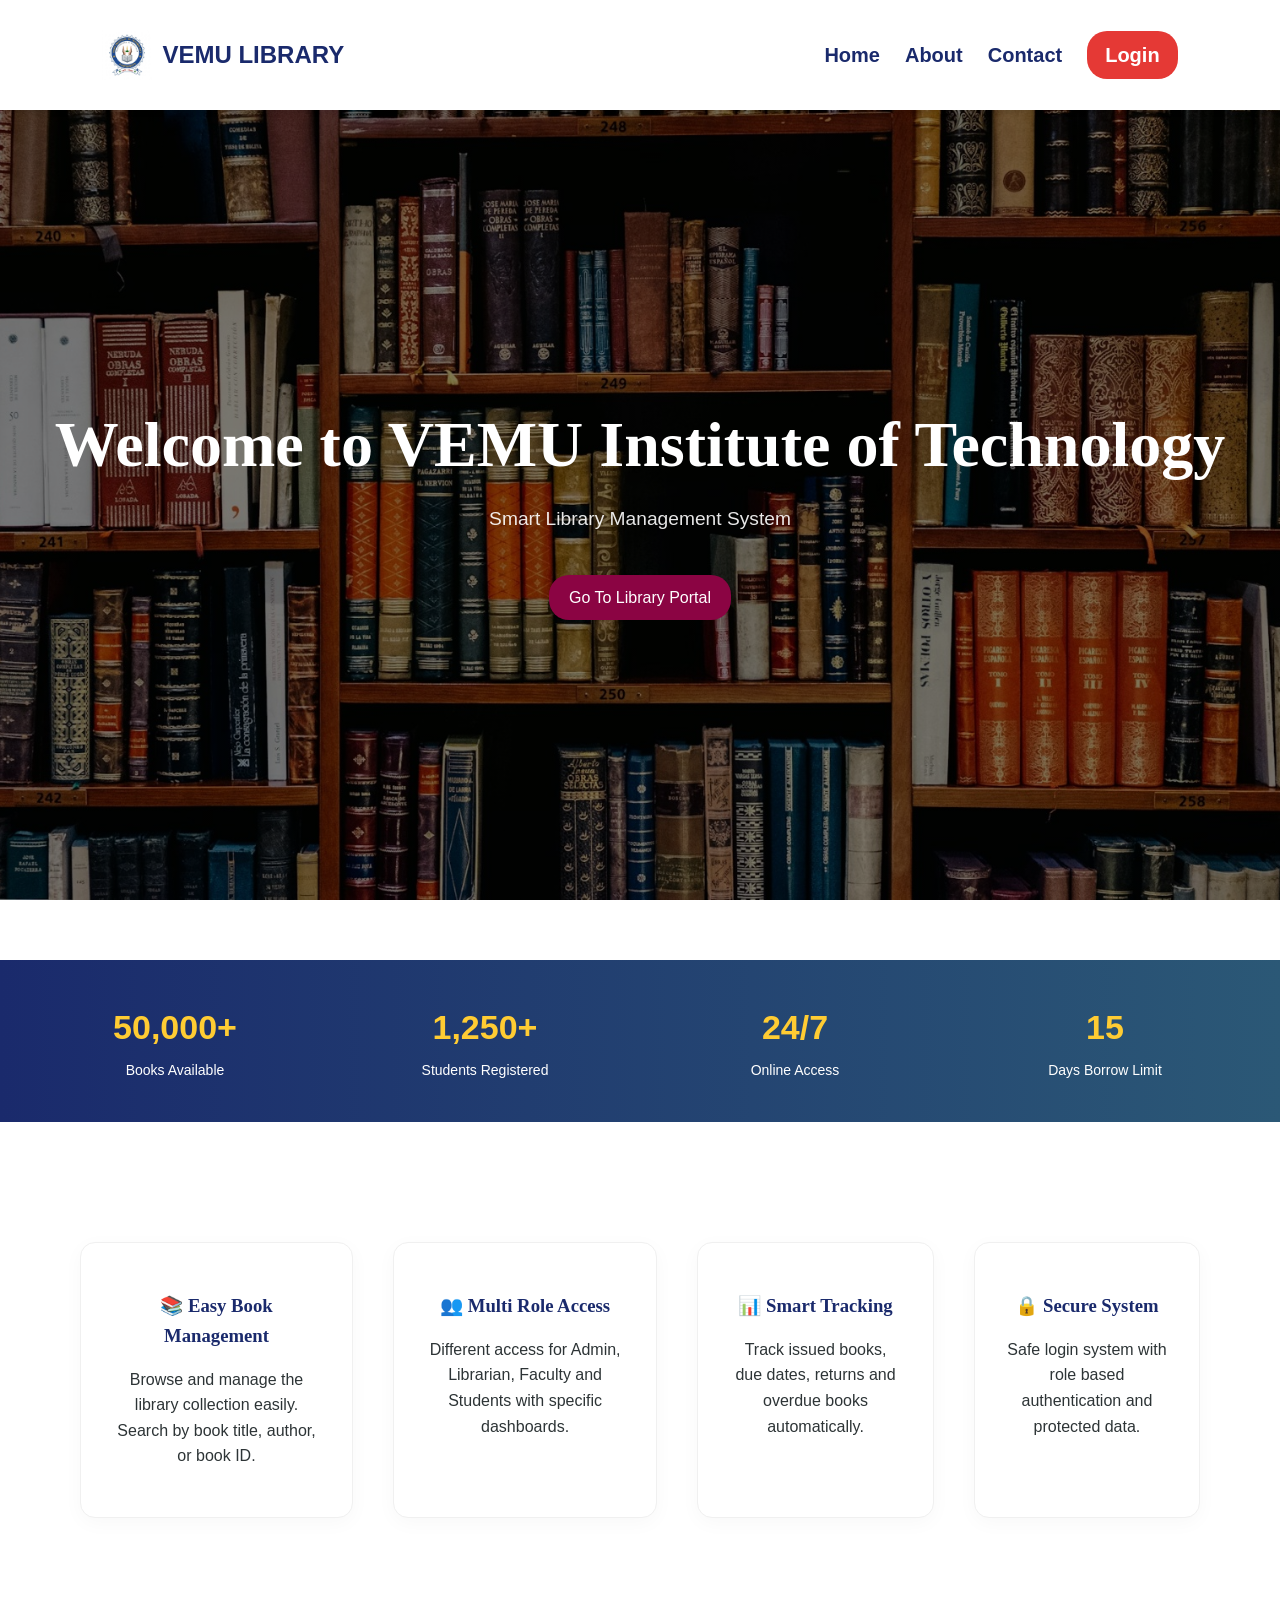
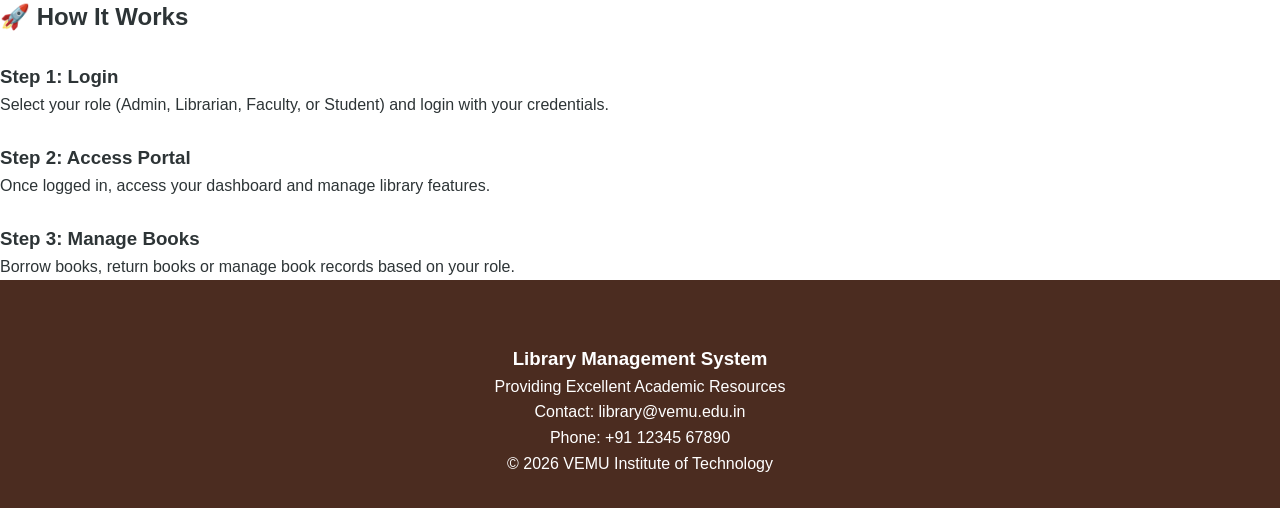
<file: student.html>
<!DOCTYPE html>
<html lang="en">

<head>
    <meta charset="UTF-8" />
    <meta name="viewport" content="width=device-width,initial-scale=1.0" />
    <title>VEMU LMS — Student</title>
    <link rel="stylesheet" href="style.css" />
    <link href="https://fonts.googleapis.com/css2?family=Playfair+Display:wght@600;700;900&family=Plus+Jakarta+Sans:wght@300;400;500;600;700&display=swap" rel="stylesheet" />
    <link rel="stylesheet" href="https://cdnjs.cloudflare.com/ajax/libs/font-awesome/6.5.0/css/all.min.css" />
</head>

<body class="dash-body">
    <div class="dash-layout">

        <aside class="sidebar" id="sidebar">
            <div class="sb-top">
                <div class="sb-logo">
                    <img src="https://www.vemu.ac.in/assets/images/logo.png" alt="VEMU" onerror="this.style.display='none';this.nextElementSibling.style.display='flex'" />
                    <div class="sb-logo-fallback" style="display:none"><i class="fas fa-university"></i></div>
                </div>
                <div class="sb-brand"><span class="sb-college">VEMU</span><span class="sb-dept">Library System</span></div>
                <button class="sb-close" onclick="closeSidebar()"><i class="fas fa-times"></i></button>
            </div>
            <div class="sb-user">
                <div class="sb-avatar" id="sbAvatar">S</div>
                <div class="sb-info">
                    <div class="sb-name" id="sbName">Student</div>
                    <div class="sb-role-badge" id="sbRoleBadge">Student</div>
                </div>
                <div class="sb-online"></div>
            </div>
            <nav class="sb-nav">
                <div class="sb-section">Main</div>
                <a class="nav-link active" onclick="showSec('dashboard')"><i class="fas fa-th-large"></i><span>Dashboard</span></a>

                <div class="sb-section">Books</div>
                <a class="nav-link" onclick="showSec('availableBooks')"><i class="fas fa-books"></i><span>Browse Books</span></a>
                <a class="nav-link" onclick="showSec('searchBooks')"><i class="fas fa-search"></i><span>Search Books</span></a>
                <a class="nav-link" onclick="showSec('requestBook')"><i class="fas fa-hand-paper"></i><span>Request a Book</span></a>

                <div class="sb-section">My Library</div>
                <a class="nav-link" onclick="showSec('myBooks')"><i class="fas fa-bookmark"></i><span>My Issued Books</span></a>
                <a class="nav-link" onclick="showSec('myFines')"><i class="fas fa-rupee-sign"></i><span>My Fines</span></a>
                <a class="nav-link" onclick="showSec('donateBook')"><i class="fas fa-hand-holding-heart"></i><span>Donate a Book</span></a>

                <a class="nav-link" onclick="showSec('wishlist')"><i class="fas fa-heart"></i><span>My Wishlist</span></a>
                <div class="sb-section">Account</div>
                <a class="nav-link" onclick="showSec('libraryInfo')"><i class="fas fa-info-circle"></i><span>Library Info</span></a>
                <a class="nav-link" onclick="showSec('profile')"><i class="fas fa-user-circle"></i><span>My Profile</span></a>
            </nav>
            <div class="sb-foot"><button class="logout-btn" onclick="logout()"><i class="fas fa-sign-out-alt"></i> Logout</button></div>
        </aside>

        <div class="main-area">
            <header class="topbar">
                <div class="tb-l">
                    <button class="hamburger" onclick="openSidebar()"><i class="fas fa-bars"></i></button>
                    <div class="page-breadcrumb">
                        <img src="https://www.vemu.ac.in/assets/images/logo.png" class="tb-logo" onerror="this.style.display='none'" />
                        <span id="pageTitle">Dashboard</span>
                    </div>
                </div>
                <div class="tb-r">
                    <div class="tb-clock"><i class="fas fa-clock"></i><span id="tbClock"></span></div>
                    <button class="tb-btn" onclick="toggleDark()"><i class="fas fa-moon" id="darkIcon"></i></button>
                    <button class="tb-btn notif-btn" onclick="toggleNotif()"><i class="fas fa-bell"></i><span class="notif-badge" id="notifBadge" style="display:none">0</span></button>
                </div>
            </header>
            <div class="notif-panel" id="notifPanel">
                <div class="np-head">
                    <h4><i class="fas fa-bell"></i> Notifications</h4><button onclick="clearNotifs()">Clear All</button></div>
                <div id="notifList"></div>
            </div>

            <div class="content-area">

                <!-- ══ DASHBOARD ══ -->
                <section class="sec active" id="sec-dashboard">
                    <div class="sec-hd">
                        <h2><i class="fas fa-th-large"></i> Student Dashboard</h2>
                        <div class="sec-date" id="secDate"></div>
                    </div>
                    <!-- Welcome banner -->
                    <div class="student-welcome" id="stuWelcome">
                        <i class="fas fa-graduation-cap"></i>
                        <div>
                            <h3>Welcome!</h3>
                            <p>Loading your profile...</p>
                        </div>
                    </div>
                    <!-- Due date alerts -->
                    <div id="dueDateAlerts"></div>
                    <!-- Stats -->
                    <div class="stats-row" id="stuStats"></div>
                    <!-- Current books + popular -->
                    <div class="dash-grid2" style="margin-top:16px">
                        <div class="card">
                            <div class="card-hd">
                                <h3><i class="fas fa-bookmark"></i> Currently Issued</h3><button class="btn-ghost btn-sm" onclick="showSec('myBooks')">View All</button></div>
                            <div id="stuCurrentBooks" style="padding:0"></div>
                        </div>
                        <div class="card">
                            <div class="card-hd">
                                <h3><i class="fas fa-fire"></i> Most Popular Books</h3>
                            </div>
                            <div class="rank-list" id="popularBooks"></div>
                        </div>
                    </div>
                </section>

                <!-- ══ AVAILABLE BOOKS ══ -->
                <section class="sec" id="sec-availableBooks">
                    <div class="sec-hd">
                        <h2><i class="fas fa-books"></i> Browse Books</h2>
                    </div>
                    <div class="filter-row">
                        <input type="text" class="search-inp" placeholder="Search by title or author..." oninput="loadBooksGrid('availBooksGrid',{q:this.value})" />
                        <button class="filter-btn" onclick="loadBooksGrid('availBooksGrid',{avail:'yes'})"><i class="fas fa-check-circle"></i> Available Only</button>
                        <button class="filter-btn" onclick="loadBooksGrid('availBooksGrid')"><i class="fas fa-list"></i> All Books</button>
                        <select style="background:var(--card);border:1px solid var(--border);border-radius:var(--rsm);padding:7px 14px;color:var(--t1);font-family:var(--f-body);font-size:13px;cursor:pointer" onchange="loadBooksGrid('availBooksGrid',{cat:this.value})">
          <option value="">All Categories</option>
          <option>Java</option><option>Python</option><option>AI/ML</option>
          <option>Data Structures</option><option>Web Development</option>
          <option>Networks</option><option>Operating Systems</option>
          <option>Mathematics</option><option>Physics</option>
        </select>
                    </div>
                    <div class="books-grid" id="availBooksGrid"></div>
                </section>

                <!-- ══ SEARCH BOOKS ══ -->
                <section class="sec" id="sec-searchBooks">
                    <div class="sec-hd">
                        <h2><i class="fas fa-search"></i> Advanced Book Search</h2>
                    </div>
                    <div class="form-card" style="margin-bottom:16px">
                        <div class="form-grid">
                            <div class="fg"><label>Title</label><input type="text" id="srch_title" placeholder="Search by title..." /></div>
                            <div class="fg"><label>Author</label><input type="text" id="srch_author" placeholder="Search by author..." /></div>
                            <div class="fg"><label>Category</label>
                                <select id="srch_cat">
              <option value="">All Categories</option>
              <option>Java</option><option>Python</option><option>AI/ML</option>
              <option>Data Structures</option><option>Web Development</option>
              <option>Networks</option><option>Operating Systems</option>
              <option>Mathematics</option><option>Physics</option><option>Other</option>
            </select>
                            </div>
                            <div class="fg"><label>ISBN</label><input type="text" id="srch_isbn" placeholder="ISBN number..." /></div>
                            <div class="fg"><label>Availability</label>
                                <select id="srch_avail"><option value="">All</option><option value="yes">Available Now</option><option value="no">Unavailable</option></select>
                            </div>
                            <div class="fg"><label>Sort By</label>
                                <select id="srch_sort"><option value="">Default</option><option value="title">Title A–Z</option><option value="borrow">Most Popular</option><option value="available">Most Available</option></select>
                            </div>
                        </div>
                        <div class="form-actions">
                            <button class="btn-primary" onclick="searchBooksAdvanced()"><i class="fas fa-search"></i> Search</button>
                            <button class="btn-ghost" onclick="clearSearch()"><i class="fas fa-times"></i> Reset</button>
                        </div>
                        <div id="searchResultsInfo" style="font-size:13px;color:var(--t2);margin-top:10px"></div>
                    </div>
                    <div class="books-grid" id="searchBooksGrid"></div>
                </section>

                <!-- ══ REQUEST BOOK ══ -->
                <section class="sec" id="sec-requestBook">
                    <div class="sec-hd">
                        <h2><i class="fas fa-hand-paper"></i> Request a Book</h2>
                    </div>
                    <div class="request-strip">
                        <i class="fas fa-info-circle" style="color:var(--cyan);font-size:20px;flex-shrink:0"></i>
                        <div>
                            <h4>How It Works</h4>
                            <p>Enter the Book ID and submit a request. The librarian will review and approve your request, then issue the book at the counter.</p>
                        </div>
                    </div>
                    <div class="form-card" style="margin-bottom:20px">
                        <div class="form-grid">
                            <div class="fg"><label>Book ID *</label><input type="text" id="req_bookid" placeholder="e.g. BK001" oninput="previewReqBook(this.value)" /></div>
                            <div class="fg"><label>Preferred Date</label><input type="date" id="req_date" /></div>
                            <div class="fg span2"><label>Reason / Purpose</label><textarea id="req_reason" rows="2" style="resize:vertical" placeholder="Why do you need this book? (optional)"></textarea></div>
                        </div>
                        <div class="issue-preview" id="req_preview" style="display:none"></div>
                        <div class="form-actions">
                            <button class="btn-request" onclick="submitBookRequest()"><i class="fas fa-paper-plane"></i> Submit Request</button>
                            <button class="btn-ghost" onclick="setVal('req_bookid','');setVal('req_reason','');getEl('req_preview').style.display='none'"><i class="fas fa-times"></i> Clear</button>
                        </div>
                    </div>
                    <div class="card-hd" style="padding:0 0 10px">
                        <h3 style="font-family:var(--f-display);font-size:15px;display:flex;align-items:center;gap:8px;color:var(--t1)"><i class="fas fa-history" style="color:var(--gold2)"></i> My Request History</h3>
                    </div>
                    <div class="table-card" id="myRequestsTable"></div>
                </section>

                <!-- ══ MY BOOKS ══ -->
                <section class="sec" id="sec-myBooks">
                    <div class="sec-hd">
                        <h2><i class="fas fa-bookmark"></i> My Issued Books</h2>
                    </div>
                    <div class="table-card" id="myBooksTable"></div>
                </section>

                <!-- ══ MY FINES ══ -->
                <section class="sec" id="sec-myFines">
                    <div class="sec-hd">
                        <h2><i class="fas fa-rupee-sign"></i> My Fines</h2>
                    </div>
                    <div id="myFinesSummary"></div>
                    <div class="table-card" id="myFinesTable"></div>
                </section>

                <!-- ══ DONATE BOOK ══ -->
                <section class="sec" id="sec-donateBook">
                    <div class="sec-hd">
                        <h2><i class="fas fa-hand-holding-heart"></i> Donate a Book</h2>
                    </div>
                    <div class="donation-banner">
                        <div class="don-icon"><i class="fas fa-heart"></i></div>
                        <div>
                            <h3>Contribute to the Library</h3>
                            <p>Donating a book extends knowledge to your fellow students. Fill in the form below and submit — the librarian will review and add it to the catalog.</p>
                        </div>
                    </div>
                    <div class="form-card" style="margin-bottom:20px">
                        <div class="form-grid">
                            <div class="fg"><label>Book Title *</label><input type="text" id="don_title" placeholder="Full title of the book" /></div>
                            <div class="fg"><label>Author *</label><input type="text" id="don_author" placeholder="Author name(s)" /></div>
                            <div class="fg"><label>Category</label>
                                <select id="don_cat"><option value="">Select</option><option>Java</option><option>Python</option><option>AI/ML</option><option>Data Structures</option><option>Web Development</option><option>Networks</option><option>Operating Systems</option><option>Mathematics</option><option>Physics</option><option>Other</option></select>
                            </div>
                            <div class="fg"><label>ISBN</label><input type="text" id="don_isbn" placeholder="ISBN (optional)" /></div>
                            <div class="fg"><label>Book Condition</label>
                                <select id="don_condition"><option>Excellent</option><option>Very Good</option><option>Good</option><option>Fair</option></select>
                            </div>
                            <div class="fg"><label>Number of Copies</label><input type="number" id="don_copies" value="1" min="1" /></div>
                            <div class="fg span2"><label>Notes / Additional Info</label><textarea id="don_notes" rows="2" style="resize:vertical" placeholder="Any additional info about the book..."></textarea></div>
                        </div>
                        <div class="form-actions">
                            <button class="btn-donate" onclick="submitDonation()"><i class="fas fa-hand-holding-heart"></i> Submit Donation</button>
                            <button class="btn-ghost" onclick="['don_title','don_author','don_isbn','don_notes'].forEach(id=>{const e=getEl(id);if(e)e.value=''});setVal('don_copies','1')"><i class="fas fa-times"></i> Clear</button>
                        </div>
                    </div>
                    <div class="card-hd" style="padding:0 0 10px">
                        <h3 style="font-family:var(--f-display);font-size:15px;display:flex;align-items:center;gap:8px;color:var(--t1)"><i class="fas fa-gift" style="color:var(--purple)"></i> My Donation History</h3>
                    </div>
                    <div class="table-card" id="myDonationsTable"></div>
                </section>

                <!-- ══ WISHLIST ══ -->
                <section class="sec" id="sec-wishlist">
                    <div class="sec-hd">
                        <h2><i class="fas fa-heart"></i> My Wishlist</h2>
                    </div>
                    <div class="request-strip">
                        <i class="fas fa-lightbulb" style="color:var(--gold2);font-size:20px;flex-shrink:0"></i>
                        <div>
                            <h4>Save Books for Later</h4>
                            <p>Add books to your wishlist from the Browse or Search pages. You can request them directly from here when they become available.</p>
                        </div>
                    </div>
                    <div class="table-card" id="wishlistTable"></div>
                </section>

                <!-- ══ LIBRARY INFO ══ -->
                <section class="sec" id="sec-libraryInfo">
                    <div class="sec-hd">
                        <h2><i class="fas fa-info-circle"></i> Library Information</h2>
                    </div>
                    <div id="libraryInfoContent"></div>
                </section>

                <!-- ══ PROFILE ══ -->
                <section class="sec" id="sec-profile">
                    <div class="sec-hd">
                        <h2><i class="fas fa-user-circle"></i> My Profile</h2>
                    </div>
                    <div id="profileContent"></div>
                </section>

            </div>
        </div>
    </div>

    <!-- QUICK REQUEST MODAL -->
    <div class="modal-overlay" id="quickRequestModal">
        <div class="modal-box sm">
            <div class="modal-hd">
                <h3><i class="fas fa-hand-paper" style="color:var(--cyan)"></i> Quick Request</h3><button class="modal-cls" onclick="closeModal('quickRequestModal')"><i class="fas fa-times"></i></button></div>
            <div class="modal-bd">
                <div class="issue-preview" id="quickReqBookInfo" style="display:block;margin-bottom:14px"></div>
                <div class="fg" style="margin-bottom:12px"><label>Preferred Date</label><input type="date" id="qr_date" /></div>
                <div class="fg" style="margin-bottom:16px"><label>Reason (optional)</label><textarea id="qr_reason" rows="2" style="resize:vertical;width:100%;background:rgba(255,255,255,.05);border:1.5px solid var(--border);border-radius:var(--rsm);padding:10px;color:var(--t1);font-family:var(--f-body);outline:none"
                        placeholder="Why do you need this book?"></textarea></div>
                <div style="display:flex;gap:10px">
                    <button class="btn-request w100" onclick="submitQuickRequest()"><i class="fas fa-paper-plane"></i> Submit Request</button>
                    <button class="btn-ghost" onclick="closeModal('quickRequestModal')">Cancel</button>
                </div>
            </div>
        </div>
    </div>

    <div class="modal-overlay" id="confirmModal">
        <div class="modal-box sm">
            <div class="modal-hd">
                <h3><i class="fas fa-exclamation-triangle" style="color:var(--red)"></i> Confirm</h3><button class="modal-cls" onclick="closeModal('confirmModal')"><i class="fas fa-times"></i></button></div>
            <div class="modal-bd">
                <p id="confirmMsg" style="margin-bottom:20px;color:var(--t2);line-height:1.6"></p>
                <div style="display:flex;gap:10px"><button class="btn-danger" id="confirmYes">Yes</button><button class="btn-ghost" onclick="closeModal('confirmModal')">Cancel</button></div>
            </div>
        </div>
    </div>

    <div class="toast-wrap" id="toastWrap"></div>
    <script src="script.js"></script>
    <script>
        initDashboard('student');
    </script>
</body>

</html>
</file>
<file: index.css>
* {
    margin: 0;
    padding: 0;
    box-sizing: border-box;
}

body {
    font-family: verdana, sans-serif;
    background-color: #ffffff;
    color: #2d3436;
    line-height: 1.6;
    overflow-x: scroll;
}

header {
    background-color: #ffffff;
    padding: 30px 8%;
    display: flex;
    justify-content: space-between;
    align-items: center;
    position: sticky;
    top: 0;
    z-index: 1000;
    box-shadow: 0 2px 5px rgba(0, 0, 0, 0.1);
    font-size: 1.25rem;
}


/* LOGO */

.logo {
    display: flex;
    align-items: center;
    gap: 10px;
    font-size: 1.5rem;
    font-weight: bold;
    color: #1a2a6c;
}

.logo img {
    height: 50px;
}


/* NAVIGATION */

nav {
    display: flex;
    gap: 25px;
    align-items: center;
}

nav a {
    text-decoration: none;
    color: #1a2a6c;
    font-weight: 600;
}


/* LOGIN BUTTON */

.login-btn {
    background: #e53935;
    color: white;
    padding: 8px 18px;
    border-radius: 20px;
}

.login-btn:hover {
    background: #c62828;
}

header h1 {
    font-family: verdana, serif;
    font-style: italic;
    font-size: 1.3rem;
    color: #1a2a6c;
    letter-spacing: 0.5px;
}


/* HERO SECTION */

.hero {
    height: 90vh;
    background: linear-gradient(rgba(0, 0, 0, 0.5), rgba(0, 0, 0, 0.5)), url("homeimg.jpeg");
    background-size: cover;
    background-position: center;
    background-attachment: fixed;
    display: flex;
    flex-direction: column;
    justify-content: center;
    align-items: center;
    color: white;
    text-align: center;
}

.hero-content {
    max-width: 850px;
}

.hero h1 {
    font-family: verdana, serif;
    font-size: 4rem;
    margin-bottom: 1.5rem;
    line-height: 1.1;
}

.hero p {
    font-size: 1.2rem;
    margin-bottom: 2.5rem;
    opacity: 0.9;
    font-weight: 300;
}


/* BUTTON */

.btn {
    background: #8b0443;
    color: white;
    padding: 10px 20px;
    border-radius: 20px;
    text-decoration: none;
}

.btn:hover {
    background: #d8901f;
    transform: translateY(-5px);
}

.btn-login {
    background-color: #b8860b;
    color: #ffffff;
    padding: 18px 50px;
    text-decoration: none;
    font-weight: 600;
    font-size: 1rem;
    border-radius: 50px;
    text-transform: uppercase;
    letter-spacing: 2px;
    box-shadow: 0 10px 20px rgba(184, 134, 11, 0.3);
    transition: all 0.4s ease;
}

.btn-login:hover {
    transform: translateY(-5px);
    background-color: #ffffff;
    color: #1a2a6c;
    box-shadow: 0 15px 30px rgba(0, 0, 0, 0.2);
}

.features {
    padding: 5rem;
    display: flex;
    justify-content: space-between;
    gap: 2.5rem;
}

.feature-card {
    background-color: #ffffff;
    padding: 3rem 2rem;
    border-radius: 15px;
    text-align: center;
    box-shadow: 0 5px 20px rgba(0, 0, 0, 0.03);
    transition: all 0.4s ease;
    border: 1px solid #f0f0f0;
}

.feature-card:hover {
    transform: translateY(-10px);
    background: #c3d3d4;
    border-color: #b8860b;
}

.feature-card h3 {
    font-family: verdana, serif;
    color: #1a2a6c;
    margin-bottom: 1rem;
}


/* STATISTICS BAR */

.stats-container {
    display: flex;
    justify-content: space-evenly;
    align-items: center;
    background: linear-gradient(90deg, #1a2a6c, #2b5876);
    color: white;
    padding: 40px 20px;
    margin: 40px 0;
    text-align: center;
}

.stat-card {
    flex: 1;
    min-width: 150px;
}

.stat-number {
    font-size: 34px;
    font-weight: bold;
    color: #ffcc33;
}

.stat-card p {
    font-size: 14px;
    margin-top: 5px;
}

footer {
    background-color: #4b2c20;
    color: #ffffff;
    padding: 4rem 8% 2rem;
    text-align: center;
}

.footer-logo {
    font-family: verdana, serif;
    font-size: 1.5rem;
    margin-bottom: 1rem;
}

.copyright {
    margin-top: 2rem;
    font-size: 0.8rem;
    opacity: 0.5;
    border-top: 1px solid rgba(255, 255, 255, 0.1);
    padding-top: 1.5rem;
}
</file>
<file: about.css>
/* ========================= */


/* GENERAL */


/* ========================= */

* {
    margin: 0;
    padding: 0;
    box-sizing: border-box;
    font-family: Verdana, sans-serif;
}

body {
    background: #f4f6fb;
    line-height: 1.6;
}


/* ========================= */


/* HEADER */


/* ========================= */

header {
    background: rgb(155, 206, 244);
    padding: 15px 40px;
    box-shadow: 0 2px 10px rgba(0, 0, 0, 0.1);
}

.header-container {
    display: flex;
    justify-content: space-between;
    align-items: center;
}

.logo {
    display: flex;
    align-items: center;
    gap: 10px;
    font-size: 20px;
    font-weight: bold;
    color: #1a2a6c;
}

.logo img {
    height: 40px;
}

nav a {
    margin-left: 20px;
    text-decoration: none;
    color: #1a2a6c;
    font-weight: 600;
}

nav a:hover
/* ========================= */


/* MAIN CONTAINER */


/* ========================= */

.container {
    max-width: 1100px;
    margin: auto;
    padding: 40px 20px;
}


/* ========================= */


/* ABOUT SECTIONS */


/* ========================= */

.about-section {
    background: white;
    padding: 30px;
    border-radius: 10px;
    margin-bottom: 30px;
    box-shadow: 0 4px 12px rgba(0, 0, 0, 0.08);
}

.about-section h2 {
    color: #667eea;
    margin-bottom: 15px;
}

.about-section h3 {
    margin-top: 15px;
    margin-bottom: 10px;
}

.about-section p {
    margin-bottom: 10px;
    color: #555;
}


/* ========================= */


/* LIST */


/* ========================= */

.about-section ul {
    margin-top: 10px;
    padding-left: 20px;
}

.about-section li {
    margin-bottom: 8px;
    color: #444;
}


/* ========================= */


/* BENEFIT CARDS */


/* ========================= */

.about-section div {
    transition: 0.3s;
}

.about-section div:hover {
    transform: translateY(-5px);
    box-shadow: 0 4px 10px rgba(0, 0, 0, 0.15);
}


/* ========================= */


/* BUTTON */


/* ========================= */


/* LOGIN BUTTON */

.login-btn {
    background: #e53935;
    color: white;
    padding: 8px 18px;
    border-radius: 20px;
}

.login-btn:hover {
    background: #c62828;
}

.btn {
    display: inline-block;
    margin-top: 15px;
    background: white;
    color: #667eea;
    padding: 10px 20px;
    border-radius: 25px;
    text-decoration: none;
    font-weight: bold;
}

.btn:hover .btn-large {
    font-size: 16px;
}


/* ========================= */


/* FOOTER */


/* ========================= */

footer {
    background: #8b4513;
    color: white;
    text-align: center;
    padding: 25px;
    margin-top: 40px;
}

footer a {
    color: #ffd54f;
    text-decoration: none;
}

footer a:hover {
    text-decoration: underline;
}

.footer-text {
    font-size: 14px;
    margin: 5px 0;
}
</file>
<file: style.css>
/* ============================================================
   VEMU INSTITUTE OF TECHNOLOGY — LIBRARY MANAGEMENT SYSTEM
   Theme: Soft Pastel + Warm Tones — v3 Final
   ============================================================ */

:root {
    /* Pastel dark-mode palette */
    --bg: #12101a;
    --bg2: #161320;
    --bg3: #1c1828;
    --card: #201c2e;
    --card2: #271f38;
    --card3: #2e2640;
    --border: #3d3258;
    --border2: #332a4a;
    /* VEMU Brand: Soft Crimson + Warm Gold */
    --accent: #c0392b;
    --accent2: #e74c3c;
    --gold: #d4a017;
    --gold2: #f0b429;
    --gold3: #fde68a;
    /* Pastel Accents */
    --pastel-rose: #f9a8d4;
    --pastel-sky: #7dd3fc;
    --pastel-mint: #6ee7b7;
    --pastel-lav: #c4b5fd;
    --pastel-peach: #fdba74;
    --pastel-yellow: #fde68a;
    --pastel-teal: #5eead4;
    --pastel-indigo: #a5b4fc;
    /* Status */
    --green: #34d399;
    --red: #f87171;
    --orange: #fb923c;
    --purple: #a78bfa;
    --cyan: #38bdf8;
    --teal: #2dd4bf;
    --pink: #f472b6;
    /* Text */
    --t1: #f0ecff;
    --t2: #a89cc0;
    --t3: #5e5278;
    --sidebar: 258px;
    --radius: 16px;
    --rsm: 10px;
    --shadow: 0 10px 40px rgba(0, 0, 0, .55);
    --shadow-sm: 0 4px 20px rgba(0, 0, 0, .3);
    --glow-gold: 0 0 24px rgba(212, 160, 23, .25);
    --glow-red: 0 0 24px rgba(192, 57, 43, .25);
    --f-display: 'Playfair Display', serif;
    --f-body: 'Plus Jakarta Sans', sans-serif;
    --tr: .3s cubic-bezier(.4, 0, .2, 1);
}


/* Light mode */

body.lm {
    --bg: #faf5ff;
    --bg2: #f3ecff;
    --bg3: #ecdeff;
    --card: #ffffff;
    --card2: #faf5ff;
    --card3: #f0e9ff;
    --border: #ddd0f5;
    --border2: #e5d9ff;
    --t1: #1a0f2e;
    --t2: #5a4878;
    --t3: #b0a0c8;
    --shadow: 0 8px 32px rgba(0, 0, 0, .1);
}

*,
*::before,
*::after {
    box-sizing: border-box;
    margin: 0;
    padding: 0
}

html {
    scroll-behavior: smooth
}

body {
    font-family: var(--f-body);
    background: var(--bg);
    color: var(--t1);
    min-height: 100vh;
    transition: background var(--tr), color var(--tr);
}

::-webkit-scrollbar {
    width: 5px;
    height: 5px
}

::-webkit-scrollbar-track {
    background: var(--bg)
}

::-webkit-scrollbar-thumb {
    background: var(--border);
    border-radius: 10px
}

::-webkit-scrollbar-thumb:hover {
    background: var(--t3)
}


/* ═══════════════════════════════════════
   LOGIN PAGE
═══════════════════════════════════════ */

.login-body {
    display: flex;
    min-height: 100vh;
    overflow: hidden;
    position: relative
}


/* Animated mesh background */

.login-bg {
    position: fixed;
    inset: 0;
    z-index: 0;
    pointer-events: none
}

.mesh-gradient {
    position: absolute;
    inset: 0;
    background: radial-gradient(ellipse 80% 70% at 0% 0%, rgba(192, 57, 43, .18) 0%, transparent 55%), radial-gradient(ellipse 60% 50% at 100% 100%, rgba(212, 160, 23, .14) 0%, transparent 55%), radial-gradient(ellipse 50% 60% at 50% 50%, rgba(167, 139, 250, .08) 0%, transparent 55%), linear-gradient(145deg, #12101a 0%, #1c1828 100%)
}

.grid-pattern {
    position: absolute;
    inset: 0;
    background-image: linear-gradient(rgba(192, 57, 43, .03) 1px, transparent 1px), linear-gradient(90deg, rgba(192, 57, 43, .03) 1px, transparent 1px);
    background-size: 50px 50px;
    animation: gridDrift 30s linear infinite
}

@keyframes gridDrift {
    0% {
        background-position: 0 0
    }
    100% {
        background-position: 50px 50px
    }
}

.floating-books {
    position: absolute;
    inset: 0;
    overflow: hidden;
    pointer-events: none
}

.fb {
    position: absolute;
    font-size: 1.8rem;
    opacity: 0;
    animation: floatBook linear infinite
}

@keyframes floatBook {
    0% {
        transform: translateY(110vh) rotate(-15deg);
        opacity: 0
    }
    10% {
        opacity: .15
    }
    90% {
        opacity: .1
    }
    100% {
        transform: translateY(-120px) rotate(15deg);
        opacity: 0
    }
}

.login-left {
    flex: 1;
    position: relative;
    z-index: 1;
    padding: 36px 44px;
    display: flex;
    flex-direction: column;
    justify-content: center;
    max-width: 600px
}

.login-right {
    width: 490px;
    min-height: 100vh;
    position: relative;
    z-index: 1;
    display: flex;
    align-items: center;
    justify-content: center;
    padding: 24px;
    background: rgba(18, 16, 26, .82);
    backdrop-filter: blur(28px);
    border-left: 1px solid var(--border)
}


/* College brand */

.college-brand {
    display: flex;
    align-items: center;
    gap: 16px;
    margin-bottom: 26px;
    animation: slideL .8s ease
}

.college-logo-wrap {
    width: 84px;
    height: 84px;
    border-radius: 20px;
    background: #fff;
    display: flex;
    align-items: center;
    justify-content: center;
    overflow: hidden;
    flex-shrink: 0;
    box-shadow: 0 8px 32px rgba(192, 57, 43, .35), 0 0 0 3px rgba(212, 160, 23, .32);
    animation: logoBreathe 4s ease-in-out infinite
}

@keyframes logoBreathe {
    0%,
    100% {
        box-shadow: 0 8px 32px rgba(192, 57, 43, .35), 0 0 0 3px rgba(212, 160, 23, .32)
    }
    50% {
        box-shadow: 0 8px 48px rgba(192, 57, 43, .55), 0 0 0 5px rgba(212, 160, 23, .5)
    }
}

.college-logo {
    width: 100%;
    height: 100%;
    object-fit: contain;
    padding: 6px
}

.logo-fallback {
    width: 84px;
    height: 84px;
    border-radius: 20px;
    background: linear-gradient(135deg, var(--accent), var(--gold));
    display: flex;
    align-items: center;
    justify-content: center;
    font-size: 34px;
    color: white;
    flex-shrink: 0
}

.college-name {
    font-family: var(--f-display);
    font-size: 22px;
    font-weight: 700;
    color: var(--t1);
    line-height: 1.25
}

.college-sub {
    font-size: 12px;
    color: var(--t2);
    margin-top: 3px
}

.college-est {
    font-size: 11px;
    color: var(--gold2);
    margin-top: 4px;
    font-weight: 600;
    display: flex;
    align-items: center;
    gap: 5px
}


/* VEMU Campus Hero */

.vemu-campus-hero {
    position: relative;
    border-radius: 22px;
    overflow: hidden;
    margin-bottom: 22px;
    box-shadow: 0 16px 60px rgba(0, 0, 0, .65)
}

.campus-img {
    width: 100%;
    height: 248px;
    object-fit: cover;
    display: block;
    transition: transform 8s ease
}

.vemu-campus-hero:hover .campus-img {
    transform: scale(1.04)
}

.campus-overlay {
    position: absolute;
    inset: 0;
    background: linear-gradient(to top, rgba(18, 16, 26, .97) 0%, rgba(18, 16, 26, .4) 55%, rgba(192, 57, 43, .22) 100%);
    display: flex;
    flex-direction: column;
    justify-content: flex-end;
    padding: 22px 26px
}

.campus-title {
    font-family: var(--f-display);
    font-size: 19px;
    font-weight: 700;
    color: white;
    margin-bottom: 3px
}

.campus-sub {
    font-size: 12px;
    color: rgba(255, 255, 255, .6)
}

.campus-divider {
    width: 40px;
    height: 2px;
    background: var(--gold2);
    border-radius: 2px;
    margin: 10px 0
}

.campus-stats {
    display: flex;
    gap: 0;
    border-top: 1px solid rgba(255, 255, 255, .12);
    padding-top: 12px;
    margin-top: 4px
}

.cs-item {
    flex: 1;
    text-align: center
}

.cs-num {
    display: block;
    font-family: var(--f-display);
    font-size: 20px;
    font-weight: 700;
    color: var(--gold2)
}

.cs-label {
    display: block;
    font-size: 10px;
    color: rgba(255, 255, 255, .5);
    margin-top: 1px
}

.cs-div {
    width: 1px;
    background: rgba(255, 255, 255, .15)
}

.hero-title {
    font-family: var(--f-display);
    font-size: 27px;
    font-weight: 700;
    color: var(--t1);
    margin-bottom: 8px;
    animation: slideL .9s ease .1s both
}

.hero-desc {
    font-size: 13.5px;
    color: var(--t2);
    line-height: 1.75;
    margin-bottom: 18px;
    animation: slideL .9s ease .2s both
}

.trust-row {
    display: flex;
    gap: 10px;
    flex-wrap: wrap;
    animation: slideL .9s ease .3s both
}

.trust-item {
    display: flex;
    align-items: center;
    gap: 7px;
    font-size: 12px;
    color: var(--t2);
    background: rgba(192, 57, 43, .08);
    border: 1px solid rgba(192, 57, 43, .2);
    border-radius: 9px;
    padding: 7px 13px;
    transition: all var(--tr)
}

.trust-item:hover {
    background: rgba(212, 160, 23, .1);
    border-color: rgba(212, 160, 23, .3);
    color: var(--gold2)
}

.trust-item i {
    color: var(--gold2)
}

@keyframes slideL {
    from {
        opacity: 0;
        transform: translateX(-30px)
    }
    to {
        opacity: 1;
        transform: translateX(0)
    }
}


/* LOGIN CARD */

.login-card {
    width: 100%;
    animation: slideR .8s ease
}

@keyframes slideR {
    from {
        opacity: 0;
        transform: translateX(30px)
    }
    to {
        opacity: 1;
        transform: translateX(0)
    }
}

.lc-head {
    text-align: center;
    margin-bottom: 22px
}

.lc-icon {
    width: 64px;
    height: 64px;
    border-radius: 18px;
    background: linear-gradient(135deg, var(--accent), var(--gold));
    display: flex;
    align-items: center;
    justify-content: center;
    font-size: 26px;
    color: white;
    margin: 0 auto 13px;
    box-shadow: 0 8px 32px rgba(192, 57, 43, .45);
    animation: iconPop 3s ease-in-out infinite
}

@keyframes iconPop {
    0%,
    100% {
        transform: scale(1);
        box-shadow: 0 8px 32px rgba(192, 57, 43, .45)
    }
    50% {
        transform: scale(1.06);
        box-shadow: 0 12px 44px rgba(192, 57, 43, .65)
    }
}

.lc-head h2 {
    font-family: var(--f-display);
    font-size: 26px;
    font-weight: 700;
    color: var(--t1)
}

.lc-head p {
    font-size: 13px;
    color: var(--t2);
    margin-top: 4px
}


/* Role selector */

.role-grid {
    display: grid;
    grid-template-columns: repeat(4, 1fr);
    gap: 8px;
    margin-bottom: 20px
}

.role-opt {
    background: var(--card2);
    border: 1.5px solid var(--border);
    border-radius: var(--rsm);
    padding: 10px 4px;
    cursor: pointer;
    text-align: center;
    transition: all var(--tr);
    display: flex;
    flex-direction: column;
    align-items: center;
    gap: 5px
}

.role-opt input {
    display: none
}

.ro-icon {
    width: 36px;
    height: 36px;
    border-radius: 9px;
    background: var(--card3);
    display: flex;
    align-items: center;
    justify-content: center;
    font-size: 16px;
    color: var(--t2);
    transition: all var(--tr)
}

.role-opt span {
    font-size: 10.5px;
    color: var(--t2);
    font-weight: 500
}

.role-opt.active,
.role-opt:hover {
    border-color: var(--gold2);
    background: rgba(240, 180, 41, .1)
}

.role-opt.active .ro-icon,
.role-opt:hover .ro-icon {
    background: rgba(240, 180, 41, .2);
    color: var(--gold2)
}

.role-opt.active span,
.role-opt:hover span {
    color: var(--gold2)
}


/* Form elements */

.lc-form {
    display: flex;
    flex-direction: column;
    gap: 13px;
    margin-bottom: 14px
}

.fg {
    display: flex;
    flex-direction: column;
    gap: 5px
}

.fg label {
    font-size: 11px;
    font-weight: 600;
    color: var(--t2);
    text-transform: uppercase;
    letter-spacing: .07em;
    display: flex;
    align-items: center;
    gap: 6px
}

.fg label i {
    color: var(--gold2)
}

.fg input,
.fg select,
.fg textarea {
    background: rgba(255, 255, 255, .05);
    border: 1.5px solid var(--border);
    border-radius: var(--rsm);
    padding: 11px 14px;
    color: var(--t1);
    font-family: var(--f-body);
    font-size: 14px;
    outline: none;
    transition: border-color var(--tr), background var(--tr), box-shadow var(--tr);
    width: 100%
}

body.lm .fg input,
body.lm .fg select {
    background: var(--card2)
}

.fg input:focus,
.fg select:focus {
    border-color: var(--gold2);
    background: rgba(240, 180, 41, .05);
    box-shadow: 0 0 0 3px rgba(240, 180, 41, .12)
}

.fg input::placeholder {
    color: var(--t3)
}

.fg select option {
    background: var(--card)
}

.fg-row {
    display: flex;
    justify-content: space-between;
    align-items: center
}

.ck-label {
    display: flex;
    align-items: center;
    gap: 7px;
    font-size: 13px;
    color: var(--t2);
    cursor: pointer
}

.ck-label input {
    accent-color: var(--gold2)
}

.forgot {
    font-size: 13px;
    color: var(--gold2);
    text-decoration: none;
    transition: opacity var(--tr)
}

.forgot:hover {
    opacity: .8;
    text-decoration: underline
}

.pw-box {
    position: relative
}

.pw-box input {
    width: 100%;
    padding-right: 46px
}

.pw-toggle {
    position: absolute;
    right: 13px;
    top: 50%;
    transform: translateY(-50%);
    background: none;
    border: none;
    color: var(--t3);
    cursor: pointer;
    font-size: 15px;
    transition: color var(--tr)
}

.pw-toggle:hover {
    color: var(--gold2)
}

.login-err {
    font-size: 12px;
    color: var(--red);
    min-height: 18px;
    display: flex;
    align-items: center;
    gap: 6px
}

.login-btn {
    width: 100%;
    border: none;
    border-radius: var(--rsm);
    padding: 13px;
    color: white;
    font-family: var(--f-body);
    font-size: 15px;
    font-weight: 600;
    cursor: pointer;
    display: flex;
    align-items: center;
    justify-content: center;
    gap: 10px;
    transition: all var(--tr);
    position: relative;
    overflow: hidden;
    background: linear-gradient(135deg, var(--accent) 0%, #c0392b 40%, var(--gold) 100%);
    box-shadow: 0 4px 24px rgba(192, 57, 43, .4)
}

.login-btn::after {
    content: '';
    position: absolute;
    inset: 0;
    background: linear-gradient(135deg, rgba(255, 255, 255, .15), transparent);
}

.login-btn:hover {
    transform: translateY(-2px);
    box-shadow: 0 8px 32px rgba(192, 57, 43, .55)
}

.login-btn:active {
    transform: translateY(0)
}

.demo-box {
    background: rgba(240, 180, 41, .05);
    border: 1px solid rgba(240, 180, 41, .18);
    border-radius: var(--rsm);
    padding: 13px;
    margin-bottom: 14px
}

.demo-label {
    font-size: 11px;
    color: var(--t3);
    text-transform: uppercase;
    letter-spacing: .07em;
    margin-bottom: 9px;
    display: flex;
    align-items: center;
    gap: 6px
}

.demo-label i {
    color: var(--gold2)
}

.demo-items {
    display: flex;
    flex-direction: column;
    gap: 4px
}

.demo-item {
    font-size: 12px;
    color: var(--t2);
    padding: 7px 10px;
    border-radius: 7px;
    cursor: pointer;
    transition: all var(--tr);
    display: flex;
    align-items: center;
    gap: 8px
}

.demo-item i {
    color: var(--gold2);
    font-size: 13px;
    width: 16px;
    text-align: center
}

.demo-item:hover {
    background: rgba(240, 180, 41, .14);
    color: var(--t1)
}

.lc-footer {
    text-align: center;
    font-size: 11px;
    color: var(--t3);
    padding-top: 11px;
    border-top: 1px solid var(--border)
}


/* ═══════════════════════════════════════
   DASHBOARD
═══════════════════════════════════════ */

.dash-body {
    overflow: hidden
}

.dash-layout {
    display: flex;
    min-height: 100vh
}


/* SIDEBAR */

.sidebar {
    width: var(--sidebar);
    min-height: 100vh;
    background: var(--card);
    border-right: 1px solid var(--border);
    position: fixed;
    left: 0;
    top: 0;
    bottom: 0;
    z-index: 100;
    display: flex;
    flex-direction: column;
    overflow-y: auto;
    overflow-x: hidden;
    transition: transform var(--tr), background var(--tr);
    box-shadow: 4px 0 20px rgba(0, 0, 0, .25)
}

.sidebar::-webkit-scrollbar {
    width: 3px
}

.sb-top {
    display: flex;
    align-items: center;
    gap: 11px;
    padding: 15px 14px;
    border-bottom: 1px solid var(--border);
    background: linear-gradient(135deg, rgba(192, 57, 43, .18), rgba(212, 160, 23, .08))
}

.sb-logo {
    width: 40px;
    height: 40px;
    background: white;
    border-radius: 10px;
    overflow: hidden;
    display: flex;
    align-items: center;
    justify-content: center;
    flex-shrink: 0;
    box-shadow: 0 3px 12px rgba(192, 57, 43, .35)
}

.sb-logo img {
    width: 100%;
    height: 100%;
    object-fit: contain
}

.sb-logo-fallback {
    width: 40px;
    height: 40px;
    border-radius: 10px;
    background: linear-gradient(135deg, var(--accent), var(--gold));
    display: flex;
    align-items: center;
    justify-content: center;
    font-size: 18px;
    color: white;
    flex-shrink: 0
}

.sb-brand {
    flex: 1;
    overflow: hidden
}

.sb-college {
    display: block;
    font-family: var(--f-display);
    font-size: 14px;
    font-weight: 700;
    color: var(--t1)
}

.sb-dept {
    display: block;
    font-size: 10px;
    color: var(--gold2);
    letter-spacing: .03em;
    margin-top: 1px
}

.sb-close {
    display: none;
    background: none;
    border: none;
    color: var(--t2);
    cursor: pointer;
    font-size: 17px;
    padding: 4px;
    transition: color var(--tr)
}

.sb-close:hover {
    color: var(--red)
}

.sb-user {
    display: flex;
    align-items: center;
    gap: 9px;
    padding: 12px;
    margin: 9px;
    border-radius: 12px;
    background: var(--card2);
    border: 1px solid var(--border);
    position: relative;
    animation: slideL .5s ease
}

.sb-avatar {
    width: 38px;
    height: 38px;
    border-radius: 50%;
    flex-shrink: 0;
    background: linear-gradient(135deg, var(--accent), var(--gold));
    display: flex;
    align-items: center;
    justify-content: center;
    font-size: 16px;
    font-weight: 700;
    color: white;
    box-shadow: 0 4px 14px rgba(192, 57, 43, .35)
}

.sb-name {
    font-size: 13px;
    font-weight: 600;
    color: var(--t1)
}

.sb-role-badge {
    font-size: 10px;
    color: var(--gold2);
    font-weight: 600
}

.sb-online {
    width: 9px;
    height: 9px;
    border-radius: 50%;
    background: var(--green);
    position: absolute;
    right: 13px;
    top: 13px;
    border: 2px solid var(--card2);
    animation: pulseGlow 2.5s ease-in-out infinite
}

@keyframes pulseGlow {
    0%,
    100% {
        opacity: 1;
        box-shadow: 0 0 0 0 rgba(52, 211, 153, .4)
    }
    50% {
        opacity: .8;
        box-shadow: 0 0 0 5px rgba(52, 211, 153, 0)
    }
}

.sb-nav {
    padding: 8px 10px;
    flex: 1
}

.sb-section {
    font-size: 10px;
    color: var(--gold);
    text-transform: uppercase;
    letter-spacing: .1em;
    padding: 12px 8px 5px;
    font-weight: 700
}

.nav-link {
    display: flex;
    align-items: center;
    gap: 11px;
    padding: 9px 11px;
    border-radius: 11px;
    margin-bottom: 2px;
    color: var(--t2);
    font-size: 13.5px;
    font-weight: 500;
    cursor: pointer;
    transition: all var(--tr);
    position: relative;
    overflow: hidden;
    text-decoration: none
}

.nav-link::before {
    content: '';
    position: absolute;
    left: 0;
    top: 0;
    bottom: 0;
    width: 3px;
    background: linear-gradient(180deg, var(--accent), var(--gold2));
    border-radius: 0 3px 3px 0;
    transform: scaleY(0);
    transition: transform var(--tr)
}

.nav-link i {
    width: 20px;
    text-align: center;
    font-size: 14px;
    flex-shrink: 0;
    transition: transform var(--tr)
}

.nav-link:hover i,
.nav-link.active i {
    transform: scale(1.1)
}

.nav-link:hover,
.nav-link.active {
    background: linear-gradient(90deg, rgba(192, 57, 43, .14), rgba(240, 180, 41, .06));
    color: var(--gold2)
}

.nav-link:hover::before,
.nav-link.active::before {
    transform: scaleY(1)
}

.sb-foot {
    padding: 12px;
    border-top: 1px solid var(--border)
}

.logout-btn {
    display: flex;
    align-items: center;
    gap: 8px;
    width: 100%;
    background: rgba(248, 113, 113, .1);
    border: 1px solid rgba(248, 113, 113, .3);
    border-radius: 11px;
    padding: 10px 14px;
    color: var(--red);
    font-family: var(--f-body);
    font-size: 13px;
    cursor: pointer;
    transition: all var(--tr)
}

.logout-btn:hover {
    background: var(--red);
    color: white;
    border-color: var(--red);
    transform: translateY(-1px)
}


/* MAIN AREA */

.main-area {
    margin-left: var(--sidebar);
    flex: 1;
    min-height: 100vh;
    background: var(--bg2);
    transition: margin var(--tr), background var(--tr)
}


/* TOPBAR */

.topbar {
    position: sticky;
    top: 0;
    z-index: 50;
    background: rgba(18, 16, 26, .9);
    backdrop-filter: blur(22px);
    border-bottom: 1px solid var(--border);
    padding: 11px 24px;
    display: flex;
    align-items: center;
    justify-content: space-between;
    transition: background var(--tr)
}

body.lm .topbar {
    background: rgba(250, 245, 255, .93)
}

.tb-l {
    display: flex;
    align-items: center;
    gap: 14px
}

.tb-r {
    display: flex;
    align-items: center;
    gap: 10px
}

.hamburger {
    display: none;
    background: var(--card2);
    border: 1px solid var(--border);
    border-radius: 9px;
    width: 38px;
    height: 38px;
    color: var(--t2);
    cursor: pointer;
    font-size: 15px;
    align-items: center;
    justify-content: center;
    transition: all var(--tr)
}

.hamburger:hover {
    background: var(--accent);
    color: white;
    border-color: var(--accent)
}

.page-breadcrumb {
    display: flex;
    align-items: center;
    gap: 10px;
    font-family: var(--f-display);
    font-size: 18px;
    font-weight: 700;
    color: var(--t1)
}

.tb-logo {
    height: 28px;
    object-fit: contain
}

.tb-clock {
    display: flex;
    align-items: center;
    gap: 7px;
    font-size: 14px;
    font-weight: 600;
    color: var(--gold2);
    background: var(--card2);
    border: 1px solid var(--border);
    border-radius: 9px;
    padding: 6px 14px;
    font-variant-numeric: tabular-nums;
    letter-spacing: .02em
}

.tb-btn {
    width: 38px;
    height: 38px;
    background: var(--card2);
    border: 1px solid var(--border);
    border-radius: 9px;
    color: var(--t2);
    cursor: pointer;
    font-size: 15px;
    display: flex;
    align-items: center;
    justify-content: center;
    transition: all var(--tr);
    position: relative
}

.tb-btn:hover {
    background: var(--accent);
    color: white;
    border-color: var(--accent);
    transform: translateY(-1px)
}

.notif-badge {
    position: absolute;
    top: -5px;
    right: -5px;
    width: 19px;
    height: 19px;
    border-radius: 50%;
    background: var(--red);
    color: white;
    font-size: 10px;
    font-weight: 700;
    display: flex;
    align-items: center;
    justify-content: center;
    border: 2px solid var(--bg);
    animation: pulseGlow 2s infinite
}


/* NOTIFICATION PANEL */

.notif-panel {
    position: fixed;
    top: 62px;
    right: 18px;
    width: 330px;
    background: var(--card);
    border: 1px solid var(--border);
    border-radius: var(--radius);
    box-shadow: var(--shadow);
    z-index: 400;
    max-height: 420px;
    overflow-y: auto;
    transform: translateY(-10px) scale(.95);
    opacity: 0;
    pointer-events: none;
    transition: all var(--tr)
}

.notif-panel.open {
    transform: translateY(0) scale(1);
    opacity: 1;
    pointer-events: all
}

.np-head {
    display: flex;
    justify-content: space-between;
    align-items: center;
    padding: 13px 18px;
    border-bottom: 1px solid var(--border);
    position: sticky;
    top: 0;
    background: var(--card);
    z-index: 1
}

.np-head h4 {
    font-size: 14px;
    font-weight: 600;
    display: flex;
    align-items: center;
    gap: 8px
}

.np-head h4 i {
    color: var(--gold2)
}

.np-head button {
    background: none;
    border: none;
    color: var(--gold2);
    font-size: 12px;
    cursor: pointer;
    font-family: var(--f-body);
    padding: 4px 8px;
    border-radius: 6px;
    transition: background var(--tr)
}

.np-head button:hover {
    background: rgba(240, 180, 41, .15)
}

.notif-item {
    padding: 11px 18px;
    border-bottom: 1px solid rgba(61, 50, 88, .5);
    display: flex;
    gap: 10px;
    align-items: flex-start;
    transition: background var(--tr)
}

.notif-item:hover {
    background: var(--card2)
}

.notif-item:last-child {
    border-bottom: none
}

.notif-item .ni-icon {
    width: 32px;
    height: 32px;
    border-radius: 9px;
    display: flex;
    align-items: center;
    justify-content: center;
    font-size: 14px;
    flex-shrink: 0
}

.notif-item strong {
    display: block;
    font-size: 13px;
    color: var(--t1);
    font-weight: 500
}

.notif-item span {
    font-size: 11px;
    color: var(--t3)
}

.notif-empty {
    padding: 32px;
    text-align: center;
    color: var(--t3)
}

.notif-empty i {
    font-size: 32px;
    display: block;
    margin-bottom: 10px;
    opacity: .35
}

.notif-empty p {
    font-size: 14px
}


/* CONTENT */

.content-area {
    padding: 24px
}

.sec {
    display: none;
    animation: fadeUp .38s cubic-bezier(.4, 0, .2, 1)
}

.sec.active {
    display: block
}

@keyframes fadeUp {
    from {
        opacity: 0;
        transform: translateY(22px)
    }
    to {
        opacity: 1;
        transform: translateY(0)
    }
}

.sec-hd {
    display: flex;
    align-items: center;
    justify-content: space-between;
    margin-bottom: 20px;
    flex-wrap: wrap;
    gap: 12px
}

.sec-hd h2 {
    font-family: var(--f-display);
    font-size: 23px;
    font-weight: 700;
    display: flex;
    align-items: center;
    gap: 10px;
    color: var(--t1)
}

.sec-hd h2 i {
    color: var(--gold2)
}

.sec-date {
    font-size: 12px;
    color: var(--t2);
    background: var(--card2);
    border: 1px solid var(--border);
    border-radius: 20px;
    padding: 5px 16px
}


/* VEMU DASHBOARD BANNER */

.vemu-banner {
    position: relative;
    border-radius: var(--radius);
    overflow: hidden;
    margin-bottom: 22px;
    height: 155px;
    box-shadow: var(--shadow)
}

.banner-img {
    width: 100%;
    height: 100%;
    object-fit: cover;
    display: block;
    filter: brightness(.4)
}

.banner-overlay {
    position: absolute;
    inset: 0;
    display: flex;
    flex-direction: column;
    justify-content: center;
    padding: 0 30px;
    background: linear-gradient(90deg, rgba(192, 57, 43, .75) 0%, rgba(18, 16, 26, .1) 100%)
}

.banner-overlay h3 {
    font-family: var(--f-display);
    font-size: 22px;
    font-weight: 700;
    color: white;
    margin-bottom: 4px
}

.banner-overlay p {
    font-size: 13px;
    color: rgba(255, 255, 255, .65)
}

.banner-badge {
    display: inline-flex;
    align-items: center;
    gap: 6px;
    background: var(--gold2);
    color: #12101a;
    font-size: 11px;
    font-weight: 700;
    padding: 3px 12px;
    border-radius: 20px;
    margin-top: 10px
}


/* STAT CARDS */

.stats-row {
    display: grid;
    grid-template-columns: repeat(auto-fit, minmax(175px, 1fr));
    gap: 15px;
    margin-bottom: 20px
}

.stat-card {
    background: var(--card);
    border: 1px solid var(--border);
    border-radius: var(--radius);
    padding: 20px;
    position: relative;
    overflow: hidden;
    cursor: pointer;
    transition: transform var(--tr), box-shadow var(--tr), border-color var(--tr);
    animation: cardIn .55s ease both
}

.stat-card:hover {
    transform: translateY(-5px) scale(1.01);
    box-shadow: var(--shadow);
    border-color: var(--pastel-lav)
}

.stat-card::after {
    content: '';
    position: absolute;
    top: 0;
    left: 0;
    right: 0;
    height: 3px;
    background: var(--sc-color, var(--gold2));
    border-radius: var(--radius) var(--radius) 0 0
}

.sc-icon {
    width: 44px;
    height: 44px;
    border-radius: 12px;
    display: flex;
    align-items: center;
    justify-content: center;
    font-size: 18px;
    margin-bottom: 14px;
    transition: transform var(--tr)
}

.stat-card:hover .sc-icon {
    transform: scale(1.1) rotate(-5deg)
}

.sc-num {
    font-family: var(--f-display);
    font-size: 34px;
    font-weight: 700;
    line-height: 1;
    background: linear-gradient(135deg, var(--t1), var(--gold2));
    background-clip: text;
    -webkit-text-fill-color: transparent
}

.sc-label {
    font-size: 12px;
    color: var(--t2);
    margin-top: 4px;
    font-weight: 500
}

.sc-bg {
    position: absolute;
    right: -12px;
    bottom: -12px;
    font-size: 68px;
    opacity: .05;
    transition: all var(--tr)
}

.stat-card:hover .sc-bg {
    transform: scale(1.15) rotate(-8deg);
    opacity: .1
}

@keyframes cardIn {
    from {
        opacity: 0;
        transform: translateY(24px) scale(.97)
    }
    to {
        opacity: 1;
        transform: translateY(0) scale(1)
    }
}


/* CARD */

.card {
    background: var(--card);
    border: 1px solid var(--border);
    border-radius: var(--radius);
    overflow: hidden;
    transition: background var(--tr)
}

.card-hd {
    padding: 15px 20px;
    border-bottom: 1px solid var(--border);
    display: flex;
    align-items: center;
    justify-content: space-between;
    gap: 12px
}

.card-hd h3 {
    font-family: var(--f-display);
    font-size: 15px;
    font-weight: 700;
    display: flex;
    align-items: center;
    gap: 8px;
    color: var(--t1)
}

.card-hd h3 i {
    color: var(--gold2)
}


/* GRID LAYOUTS */

.dash-grid2 {
    display: grid;
    grid-template-columns: 1fr 1fr;
    gap: 15px;
    margin-top: 15px
}

.dash-grid3 {
    display: grid;
    grid-template-columns: 1fr 1fr 1fr;
    gap: 15px;
    margin-top: 15px
}


/* ACTIVITY */

.activity-list {
    padding: 4px 0
}

.act-row {
    display: flex;
    align-items: center;
    gap: 12px;
    padding: 10px 20px;
    border-bottom: 1px solid rgba(61, 50, 88, .4);
    transition: background var(--tr)
}

.act-row:hover {
    background: var(--card2)
}

.act-row:last-child {
    border-bottom: none
}

.act-dot {
    width: 34px;
    height: 34px;
    border-radius: 10px;
    display: flex;
    align-items: center;
    justify-content: center;
    font-size: 14px;
    flex-shrink: 0;
    transition: transform var(--tr)
}

.act-row:hover .act-dot {
    transform: scale(1.08)
}

.act-txt {
    flex: 1
}

.act-main {
    font-size: 13px;
    color: var(--t1);
    font-weight: 500
}

.act-sub {
    font-size: 11px;
    color: var(--t3);
    margin-top: 1px
}

.act-time {
    font-size: 11px;
    color: var(--t3);
    white-space: nowrap
}


/* RANK LIST */

.rank-list {
    padding: 4px 0
}

.rank-row {
    display: flex;
    align-items: center;
    gap: 12px;
    padding: 10px 20px;
    border-bottom: 1px solid var(--border2);
    transition: background var(--tr)
}

.rank-row:hover {
    background: var(--card2)
}

.rank-row:last-child {
    border-bottom: none
}

.rank-num {
    font-family: var(--f-display);
    font-size: 22px;
    font-weight: 700;
    color: var(--border);
    width: 28px;
    flex-shrink: 0
}

.rank-num.r1 {
    color: var(--gold2)
}

.rank-num.r2 {
    color: #94a3b8
}

.rank-num.r3 {
    color: #c2805a
}

.rank-info {
    flex: 1
}

.rank-title {
    font-size: 13px;
    font-weight: 600;
    color: var(--t1)
}

.rank-sub {
    font-size: 11px;
    color: var(--t3)
}

.rank-count {
    font-size: 12px;
    font-weight: 700;
    color: var(--gold2);
    background: rgba(240, 180, 41, .14);
    padding: 3px 10px;
    border-radius: 20px
}


/* CATEGORY CHART */

.cat-chart {
    padding: 14px 20px
}

.cat-item {
    margin-bottom: 13px
}

.cat-lbl {
    display: flex;
    justify-content: space-between;
    font-size: 12px;
    color: var(--t2);
    margin-bottom: 5px
}

.cat-track {
    background: var(--card3);
    border-radius: 20px;
    height: 8px;
    overflow: hidden
}

.cat-fill {
    height: 100%;
    border-radius: 20px;
    transition: width 1.4s cubic-bezier(.4, 0, .2, 1)
}


/* USER DISTRIBUTION */

.user-dist {
    padding: 16px 20px
}

.ud-row {
    display: flex;
    align-items: center;
    gap: 12px;
    padding: 9px 0;
    border-bottom: 1px solid var(--border2)
}

.ud-row:last-child {
    border-bottom: none
}

.ud-icon {
    width: 36px;
    height: 36px;
    border-radius: 10px;
    display: flex;
    align-items: center;
    justify-content: center;
    font-size: 15px;
    flex-shrink: 0
}

.ud-label {
    flex: 1;
    font-size: 13px;
    color: var(--t1);
    font-weight: 500
}

.ud-count {
    font-size: 13px;
    font-weight: 700;
    color: var(--gold2);
    min-width: 20px
}

.ud-bar-wrap {
    flex: 2;
    height: 7px;
    background: var(--card3);
    border-radius: 10px;
    overflow: hidden
}

.ud-bar {
    height: 100%;
    border-radius: 10px;
    transition: width 1.1s ease
}


/* TABLES */

.table-card {
    overflow-x: auto;
    background: var(--card);
    border: 1px solid var(--border);
    border-radius: var(--radius)
}

table {
    width: 100%;
    border-collapse: collapse
}

thead tr {
    border-bottom: 1px solid var(--border);
    background: rgba(192, 57, 43, .07)
}

th {
    padding: 12px 16px;
    font-size: 11px;
    font-weight: 700;
    color: var(--gold2);
    text-transform: uppercase;
    letter-spacing: .08em;
    text-align: left;
    white-space: nowrap
}

td {
    padding: 12px 16px;
    font-size: 13px;
    color: var(--t2);
    border-bottom: 1px solid rgba(61, 50, 88, .3);
    white-space: nowrap
}

tbody tr:last-child td {
    border-bottom: none
}

tbody tr {
    transition: background var(--tr);
    cursor: pointer
}

tbody tr:hover {
    background: var(--card2)
}

.overdue-tr {
    background: rgba(248, 113, 113, .06) !important
}

.overdue-tr td {
    color: #fca5a5 !important
}


/* PILLS */

.pill {
    font-size: 11px;
    padding: 3px 10px;
    border-radius: 20px;
    font-weight: 600;
    white-space: nowrap;
    display: inline-block
}

.pill-g {
    background: rgba(52, 211, 153, .15);
    color: var(--green)
}

.pill-r {
    background: rgba(248, 113, 113, .15);
    color: var(--red)
}

.pill-b {
    background: rgba(192, 57, 43, .15);
    color: #e88080
}

.pill-o {
    background: rgba(251, 146, 60, .15);
    color: var(--orange)
}

.pill-p {
    background: rgba(167, 139, 250, .15);
    color: var(--purple)
}

.pill-y {
    background: rgba(240, 180, 41, .2);
    color: var(--gold2)
}

.pill-c {
    background: rgba(56, 189, 248, .15);
    color: var(--cyan)
}

.pill-pink {
    background: rgba(244, 114, 182, .15);
    color: var(--pink)
}


/* FORM CARD */

.form-card {
    background: var(--card);
    border: 1px solid var(--border);
    border-radius: var(--radius);
    padding: 24px
}

.form-grid {
    display: grid;
    grid-template-columns: 1fr 1fr;
    gap: 16px
}

.span2 {
    grid-column: span 2
}

.form-actions {
    display: flex;
    gap: 12px;
    margin-top: 20px;
    flex-wrap: wrap
}


/* BUTTONS */

.btn-primary {
    background: linear-gradient(135deg, var(--accent), var(--gold));
    border: none;
    border-radius: var(--rsm);
    padding: 10px 22px;
    color: white;
    font-family: var(--f-body);
    font-size: 13px;
    font-weight: 600;
    cursor: pointer;
    display: inline-flex;
    align-items: center;
    gap: 8px;
    transition: all var(--tr);
    box-shadow: 0 3px 14px rgba(192, 57, 43, .3);
    white-space: nowrap
}

.btn-primary:hover {
    transform: translateY(-2px);
    box-shadow: 0 7px 24px rgba(192, 57, 43, .45)
}

.btn-primary:active {
    transform: translateY(0)
}

.btn-donate {
    background: linear-gradient(135deg, var(--purple), var(--gold));
    border: none;
    border-radius: var(--rsm);
    padding: 10px 22px;
    color: white;
    font-family: var(--f-body);
    font-size: 13px;
    font-weight: 600;
    cursor: pointer;
    display: inline-flex;
    align-items: center;
    gap: 8px;
    transition: all var(--tr);
    box-shadow: 0 3px 14px rgba(167, 139, 250, .3);
    white-space: nowrap
}

.btn-donate:hover {
    transform: translateY(-2px);
    box-shadow: 0 7px 24px rgba(167, 139, 250, .45)
}

.btn-request {
    background: linear-gradient(135deg, var(--cyan), var(--teal));
    border: none;
    border-radius: var(--rsm);
    padding: 10px 22px;
    color: white;
    font-family: var(--f-body);
    font-size: 13px;
    font-weight: 600;
    cursor: pointer;
    display: inline-flex;
    align-items: center;
    gap: 8px;
    transition: all var(--tr);
    white-space: nowrap
}

.btn-request:hover {
    transform: translateY(-2px);
    box-shadow: 0 7px 22px rgba(56, 189, 248, .4)
}

.btn-danger {
    background: rgba(248, 113, 113, .12);
    border: 1px solid var(--red);
    border-radius: var(--rsm);
    padding: 10px 22px;
    color: var(--red);
    font-family: var(--f-body);
    font-size: 13px;
    font-weight: 600;
    cursor: pointer;
    display: inline-flex;
    align-items: center;
    gap: 8px;
    transition: all var(--tr)
}

.btn-danger:hover {
    background: var(--red);
    color: white
}

.btn-ghost {
    background: var(--card2);
    border: 1px solid var(--border);
    border-radius: var(--rsm);
    padding: 10px 22px;
    color: var(--t2);
    font-family: var(--f-body);
    font-size: 13px;
    cursor: pointer;
    display: inline-flex;
    align-items: center;
    gap: 8px;
    transition: all var(--tr)
}

.btn-ghost:hover {
    background: var(--card3);
    color: var(--t1);
    border-color: var(--t2)
}

.btn-sm {
    padding: 5px 12px !important;
    font-size: 11px !important
}

.btn-icon {
    background: var(--card2);
    border: 1px solid var(--border);
    border-radius: 7px;
    width: 32px;
    height: 32px;
    color: var(--t2);
    cursor: pointer;
    font-size: 13px;
    display: inline-flex;
    align-items: center;
    justify-content: center;
    transition: all var(--tr)
}

.btn-icon.edit:hover {
    background: rgba(240, 180, 41, .15);
    color: var(--gold2);
    border-color: var(--gold2)
}

.btn-icon.del:hover {
    background: rgba(248, 113, 113, .15);
    color: var(--red);
    border-color: var(--red)
}

.w100 {
    width: 100%
}


/* FILTER ROW */

.filter-row {
    display: flex;
    gap: 10px;
    margin-bottom: 16px;
    flex-wrap: wrap;
    align-items: center
}

.filter-btn {
    background: var(--card);
    border: 1px solid var(--border);
    border-radius: var(--rsm);
    padding: 7px 16px;
    color: var(--t2);
    font-family: var(--f-body);
    font-size: 13px;
    cursor: pointer;
    transition: all var(--tr)
}

.filter-btn.active,
.filter-btn:hover {
    background: rgba(240, 180, 41, .12);
    color: var(--gold2);
    border-color: var(--gold2)
}

.search-inp {
    background: var(--card);
    border: 1px solid var(--border);
    border-radius: var(--rsm);
    padding: 9px 14px;
    color: var(--t1);
    font-family: var(--f-body);
    font-size: 13px;
    outline: none;
    transition: border-color var(--tr), box-shadow var(--tr);
    flex: 1;
    min-width: 180px
}

.search-inp:focus {
    border-color: var(--gold2);
    box-shadow: 0 0 0 3px rgba(240, 180, 41, .12)
}


/* BOOKS GRID */

.books-grid {
    display: grid;
    grid-template-columns: repeat(auto-fill, minmax(178px, 1fr));
    gap: 18px;
    margin-top: 15px
}

.book-card {
    background: var(--card);
    border: 1px solid var(--border);
    border-radius: var(--radius);
    overflow: hidden;
    transition: all var(--tr);
    animation: cardIn .45s ease both;
    cursor: pointer
}

.book-card:hover {
    transform: translateY(-6px) scale(1.01);
    box-shadow: var(--shadow);
    border-color: var(--gold2)
}

.book-cover-ph {
    height: 145px;
    display: flex;
    align-items: center;
    justify-content: center;
    font-size: 46px;
    border-bottom: 1px solid var(--border);
    transition: transform var(--tr)
}

.book-card:hover .book-cover-ph {
    transform: scale(1.05)
}

.book-card-body {
    padding: 12px
}

.bc-title {
    font-family: var(--f-display);
    font-size: 13px;
    font-weight: 700;
    color: var(--t1);
    margin-bottom: 4px;
    white-space: nowrap;
    overflow: hidden;
    text-overflow: ellipsis
}

.bc-author {
    font-size: 11px;
    color: var(--t2);
    margin-bottom: 8px
}

.bc-footer {
    display: flex;
    justify-content: space-between;
    align-items: center;
    flex-wrap: wrap;
    gap: 4px
}

.bc-cat {
    font-size: 10px;
    color: var(--t3)
}

.bc-actions {
    display: flex;
    gap: 4px;
    margin-top: 7px;
    flex-wrap: wrap
}


/* PREVIEWS */

.issue-preview {
    background: rgba(240, 180, 41, .08);
    border: 1px solid rgba(240, 180, 41, .3);
    border-radius: var(--rsm);
    padding: 13px 16px;
    margin: 12px 0;
    font-size: 13px;
    color: var(--gold2)
}

.fine-preview {
    background: rgba(251, 146, 60, .08);
    border: 1px solid rgba(251, 146, 60, .28);
    border-radius: var(--rsm);
    padding: 13px 16px;
    margin: 12px 0;
    font-size: 13px;
    color: var(--orange)
}


/* OVERDUE */

.overdue-alert {
    display: flex;
    align-items: center;
    gap: 14px;
    background: rgba(248, 113, 113, .08);
    border: 1px solid rgba(248, 113, 113, .25);
    border-radius: var(--radius);
    padding: 14px 20px;
    margin-bottom: 14px
}

.overdue-alert i {
    font-size: 24px;
    color: var(--red);
    flex-shrink: 0
}


/* REPORT TABS */

.report-tabs {
    display: flex;
    gap: 8px;
    margin-bottom: 16px;
    flex-wrap: wrap
}

.rtab {
    background: var(--card);
    border: 1px solid var(--border);
    border-radius: var(--rsm);
    padding: 8px 20px;
    color: var(--t2);
    font-family: var(--f-body);
    font-size: 13px;
    cursor: pointer;
    transition: all var(--tr)
}

.rtab.active {
    background: rgba(240, 180, 41, .12);
    color: var(--gold2);
    border-color: var(--gold2)
}


/* PROFILE */

.profile-wrap {
    display: grid;
    grid-template-columns: 270px 1fr;
    gap: 16px
}

.profile-left {
    background: linear-gradient(160deg, var(--card), rgba(192, 57, 43, .07));
    border: 1px solid var(--border);
    border-radius: var(--radius);
    padding: 30px 20px;
    text-align: center
}

.profile-av {
    width: 80px;
    height: 80px;
    border-radius: 50%;
    margin: 0 auto 15px;
    background: linear-gradient(135deg, var(--accent), var(--gold));
    display: flex;
    align-items: center;
    justify-content: center;
    font-size: 32px;
    font-weight: 700;
    color: white;
    box-shadow: 0 8px 28px rgba(192, 57, 43, .4)
}

.profile-name {
    font-family: var(--f-display);
    font-size: 21px;
    font-weight: 700;
    color: var(--t1);
    margin-bottom: 7px
}

.profile-role-pill {
    display: inline-block;
    padding: 4px 16px;
    border-radius: 20px;
    font-size: 12px;
    font-weight: 600;
    background: linear-gradient(135deg, rgba(192, 57, 43, .18), rgba(212, 160, 23, .18));
    color: var(--gold2);
    margin-bottom: 18px;
    border: 1px solid rgba(212, 160, 23, .22)
}

.profile-meta-item {
    display: flex;
    align-items: center;
    gap: 10px;
    padding: 8px 0;
    border-bottom: 1px solid var(--border);
    font-size: 13px
}

.profile-meta-item:last-child {
    border-bottom: none
}

.profile-meta-item i {
    color: var(--gold2);
    width: 17px;
    text-align: center
}

.profile-right {
    display: flex;
    flex-direction: column
}

.form-body {
    padding: 22px
}

.divider {
    border-top: 1px solid var(--border)
}

.acc-info {
    padding: 22px
}

.acc-row {
    display: flex;
    align-items: center;
    gap: 12px;
    padding: 9px 0;
    border-bottom: 1px solid rgba(61, 50, 88, .3);
    font-size: 13px
}

.acc-row:last-child {
    border-bottom: none
}

.acc-lbl {
    color: var(--t3);
    width: 115px;
    flex-shrink: 0
}

.acc-val {
    color: var(--t1);
    font-weight: 500
}


/* STUDENT WELCOME */

.student-welcome {
    background: linear-gradient(135deg, rgba(192, 57, 43, .12), rgba(240, 180, 41, .08));
    border: 1px solid rgba(240, 180, 41, .2);
    border-radius: var(--radius);
    padding: 20px 24px;
    margin-bottom: 18px;
    display: flex;
    align-items: center;
    gap: 18px;
    animation: slideL .6s ease
}

.student-welcome i {
    font-size: 30px;
    color: var(--gold2)
}

.student-welcome h3 {
    font-family: var(--f-display);
    font-size: 18px;
    font-weight: 700;
    color: var(--t1)
}

.student-welcome p {
    font-size: 13px;
    color: var(--t2);
    margin-top: 3px
}


/* DONATION BANNER */

.donation-banner {
    background: linear-gradient(135deg, rgba(167, 139, 250, .12), rgba(240, 180, 41, .08));
    border: 1px solid rgba(167, 139, 250, .25);
    border-radius: var(--radius);
    padding: 18px 24px;
    margin-bottom: 18px;
    display: flex;
    align-items: center;
    gap: 18px;
    flex-wrap: wrap
}

.don-icon {
    font-size: 32px;
    color: var(--purple);
    flex-shrink: 0
}

.donation-banner h3 {
    font-family: var(--f-display);
    font-size: 16px;
    font-weight: 700;
    color: var(--t1)
}

.donation-banner p {
    font-size: 12px;
    color: var(--t2);
    margin-top: 3px
}


/* REQUEST STRIP */

.request-strip {
    background: linear-gradient(135deg, rgba(56, 189, 248, .1), rgba(45, 212, 191, .07));
    border: 1px solid rgba(56, 189, 248, .25);
    border-radius: var(--radius);
    padding: 14px 20px;
    margin-bottom: 14px;
    display: flex;
    align-items: center;
    gap: 16px;
    flex-wrap: wrap
}

.request-strip h4 {
    font-size: 14px;
    font-weight: 600;
    color: var(--t1)
}

.request-strip p {
    font-size: 12px;
    color: var(--t2);
    margin-top: 2px
}


/* DUE DATE ALERTS */

.due-alert-box {
    border-radius: var(--radius);
    padding: 15px 20px;
    margin-bottom: 16px
}

.due-overdue {
    background: rgba(248, 113, 113, .09);
    border: 1px solid rgba(248, 113, 113, .28)
}

.due-soon {
    background: rgba(240, 180, 41, .08);
    border: 1px solid rgba(240, 180, 41, .28)
}

.due-alert-box h4 {
    font-size: 13px;
    font-weight: 600;
    margin-bottom: 9px;
    display: flex;
    align-items: center;
    gap: 8px
}

.due-alert-item {
    display: flex;
    justify-content: space-between;
    font-size: 12px;
    color: var(--t2);
    padding: 5px 0;
    border-bottom: 1px solid rgba(61, 50, 88, .22)
}

.due-alert-item:last-child {
    border-bottom: none
}

.due-alert-item strong {
    color: var(--t1)
}


/* FINE SUMMARY */

.fine-summary-box {
    background: rgba(251, 146, 60, .09);
    border: 1px solid rgba(251, 146, 60, .28);
    border-radius: var(--radius);
    padding: 14px 20px;
    margin-bottom: 14px;
    display: flex;
    align-items: center;
    gap: 14px
}

.fine-summary-box i {
    font-size: 22px;
    color: var(--orange);
    flex-shrink: 0
}


/* MODAL */

.modal-overlay {
    position: fixed;
    inset: 0;
    background: rgba(0, 0, 0, .78);
    backdrop-filter: blur(10px);
    z-index: 500;
    display: flex;
    align-items: center;
    justify-content: center;
    padding: 16px;
    opacity: 0;
    pointer-events: none;
    transition: opacity var(--tr)
}

.modal-overlay.open {
    opacity: 1;
    pointer-events: all
}

.modal-box {
    background: var(--card);
    border: 1px solid var(--border);
    border-radius: var(--radius);
    width: 510px;
    max-width: 100%;
    box-shadow: var(--shadow);
    transform: scale(.88) translateY(24px);
    transition: transform var(--tr);
    max-height: 92vh;
    overflow-y: auto
}

.modal-box.sm {
    width: 440px
}

.modal-overlay.open .modal-box {
    transform: scale(1) translateY(0)
}

.modal-hd {
    display: flex;
    align-items: center;
    justify-content: space-between;
    padding: 18px 22px;
    border-bottom: 1px solid var(--border);
    background: linear-gradient(90deg, rgba(192, 57, 43, .09), transparent)
}

.modal-hd h3 {
    font-family: var(--f-display);
    font-size: 18px;
    font-weight: 700;
    display: flex;
    align-items: center;
    gap: 10px
}

.modal-cls {
    background: var(--card2);
    border: 1px solid var(--border);
    border-radius: 7px;
    width: 30px;
    height: 30px;
    color: var(--t2);
    cursor: pointer;
    font-size: 13px;
    display: flex;
    align-items: center;
    justify-content: center;
    transition: all var(--tr)
}

.modal-cls:hover {
    background: var(--red);
    color: white;
    border-color: var(--red)
}

.modal-bd {
    padding: 22px
}

.modal-info {
    font-size: 13px;
    color: var(--t2);
    line-height: 1.65;
    margin-bottom: 16px
}


/* TOAST */

.toast-wrap {
    position: fixed;
    bottom: 22px;
    right: 22px;
    z-index: 1000;
    display: flex;
    flex-direction: column;
    gap: 9px;
    max-width: 330px
}

.toast {
    background: var(--card);
    border: 1px solid var(--border);
    border-radius: 12px;
    padding: 12px 18px;
    font-size: 13px;
    color: var(--t1);
    box-shadow: var(--shadow);
    display: flex;
    align-items: center;
    gap: 10px;
    animation: toastPop .38s cubic-bezier(.34, 1.56, .64, 1);
    border-left-width: 3px
}

.toast.success {
    border-left-color: var(--green)
}

.toast.error {
    border-left-color: var(--red)
}

.toast.info {
    border-left-color: var(--gold2)
}

.toast.warn {
    border-left-color: var(--orange)
}

.toast.exit {
    animation: toastOut .35s ease forwards
}

@keyframes toastPop {
    from {
        opacity: 0;
        transform: translateY(20px) scale(.85)
    }
    to {
        opacity: 1;
        transform: translateY(0) scale(1)
    }
}

@keyframes toastOut {
    to {
        opacity: 0;
        transform: translateY(20px) scale(.85)
    }
}


/* EMPTY STATE */

.empty {
    text-align: center;
    padding: 38px;
    color: var(--t3)
}

.empty i {
    font-size: 38px;
    display: block;
    margin-bottom: 12px;
    opacity: .35
}

.empty p {
    font-size: 14px
}


/* PASTEL BACKGROUNDS FOR BOOK COVERS */

.bc-java {
    background: linear-gradient(135deg, #fde68a22, #fb923c22)
}

.bc-python {
    background: linear-gradient(135deg, #7dd3fc22, #38bdf822)
}

.bc-ai {
    background: linear-gradient(135deg, #c4b5fd22, #a78bfa22)
}

.bc-ds {
    background: linear-gradient(135deg, #6ee7b722, #34d39922)
}

.bc-web {
    background: linear-gradient(135deg, #f9a8d422, #f472b622)
}

.bc-net {
    background: linear-gradient(135deg, #5eead422, #2dd4bf22)
}

.bc-os {
    background: linear-gradient(135deg, #fdba7422, #fb923c22)
}

.bc-math {
    background: linear-gradient(135deg, #a5b4fc22, #818cf822)
}

.bc-other {
    background: linear-gradient(135deg, #d4d4d422, #a3a3a322)
}


/* RESPONSIVE */

@media(max-width:1100px) {
    .dash-grid3 {
        grid-template-columns: 1fr 1fr
    }
    .profile-wrap {
        grid-template-columns: 1fr
    }
}

@media(max-width:900px) {
     :root {
        --sidebar: 0px
    }
    .sidebar {
        transform: translateX(-258px);
        width: 258px
    }
    .sidebar.open {
        transform: translateX(0)
    }
    .main-area {
        margin-left: 0
    }
    .hamburger {
        display: flex
    }
    .dash-grid2,
    .dash-grid3 {
        grid-template-columns: 1fr
    }
    .form-grid {
        grid-template-columns: 1fr
    }
    .span2 {
        grid-column: span 1
    }
    .sb-close {
        display: block
    }
}

@media(max-width:600px) {
    .stats-row {
        grid-template-columns: 1fr 1fr
    }
    .content-area {
        padding: 14px
    }
    .vemu-banner {
        height: 110px
    }
    .books-grid {
        grid-template-columns: 1fr 1fr
    }
    .login-left {
        display: none
    }
    .login-right {
        width: 100%;
        border: none
    }
    .login-body {
        justify-content: center
    }
    .tb-clock {
        display: none
    }
    .sec-hd {
        flex-direction: column;
        align-items: flex-start
    }
}


/* ═══════════════════════════════════════
   V4 ADDITIONS — NEW FEATURES CSS
═══════════════════════════════════════ */


/* Quick action buttons hover glow */

.quick-action-btn {
    transition: all .25s !important
}

.quick-action-btn:hover {
    transform: translateY(-2px) !important;
    box-shadow: 0 6px 20px rgba(0, 0, 0, .25) !important
}


/* Admin books summary stat override */

#adminBooksSummary .stat-card {
    cursor: default
}


/* Pulse ticker — live library status strip */

.lib-ticker {
    background: linear-gradient(90deg, rgba(192, 57, 43, .12), rgba(212, 160, 23, .08), rgba(192, 57, 43, .12));
    border-top: 1px solid var(--border);
    border-bottom: 1px solid var(--border);
    padding: 8px 0;
    overflow: hidden;
    position: relative;
    margin-bottom: 18px;
}

.lib-ticker-inner {
    display: flex;
    gap: 48px;
    white-space: nowrap;
    animation: tickerScroll 28s linear infinite;
}

.lib-ticker-inner:hover {
    animation-play-state: paused
}

.ticker-item {
    display: inline-flex;
    align-items: center;
    gap: 8px;
    font-size: 12px;
    color: var(--t2);
    font-weight: 500
}

.ticker-item i {
    color: var(--gold2)
}

.ticker-item strong {
    color: var(--t1)
}

@keyframes tickerScroll {
    0% {
        transform: translateX(0)
    }
    100% {
        transform: translateX(-50%)
    }
}


/* Greeting banner on admin dashboard */

.admin-greeting {
    display: flex;
    align-items: center;
    gap: 18px;
    background: linear-gradient(135deg, rgba(192, 57, 43, .1), rgba(212, 160, 23, .07));
    border: 1px solid rgba(212, 160, 23, .2);
    border-radius: var(--radius);
    padding: 18px 24px;
    margin-bottom: 18px;
    animation: slideL .6s ease;
}

.ag-emoji {
    font-size: 36px;
    animation: wave 2s ease-in-out infinite
}

@keyframes wave {
    0%,
    100% {
        transform: rotate(0deg)
    }
    25% {
        transform: rotate(18deg)
    }
    75% {
        transform: rotate(-10deg)
    }
}

.ag-text h3 {
    font-family: var(--f-display);
    font-size: 19px;
    font-weight: 700;
    color: var(--t1)
}

.ag-text p {
    font-size: 13px;
    color: var(--t2);
    margin-top: 3px
}

.ag-time-pill {
    margin-left: auto;
    background: rgba(240, 180, 41, .12);
    border: 1px solid rgba(240, 180, 41, .25);
    border-radius: 20px;
    padding: 6px 16px;
    font-size: 13px;
    font-weight: 600;
    color: var(--gold2);
    white-space: nowrap
}


/* Health bars animation */

.health-bar-fill {
    animation: growBar 1.4s cubic-bezier(.4, 0, .2, 1) both
}

@keyframes growBar {
    from {
        width: 0!important
    }
}


/* Edit user modal role badge */

.eu-role-tag {
    display: inline-flex;
    align-items: center;
    gap: 7px;
    padding: 6px 16px;
    border-radius: 20px;
    font-size: 13px;
    font-weight: 600;
    background: rgba(125, 211, 252, .12);
    color: var(--cyan);
    border: 1px solid rgba(125, 211, 252, .25);
}


/* Books grid admin — no request button but nicer hover */

#adminBrowseGrid .book-card:hover {
    border-color: var(--pastel-lav)
}


/* System settings divider */

.ss-section-title {
    font-family: var(--f-display);
    font-size: 16px;
    font-weight: 700;
    color: var(--t1);
    display: flex;
    align-items: center;
    gap: 10px;
    margin-bottom: 18px
}

.ss-section-title i {
    color: var(--gold2)
}


/* Float-in animation for quick action cards */

#quickActionsContent .stat-card {
    animation: cardIn .45s ease both
}


/* Category chip in admin books table */

.cat-chip {
    font-size: 10px;
    padding: 2px 9px;
    border-radius: 14px;
    font-weight: 600
}
</file>
<file: contact.css>
/* ============================= */


/* GENERAL */


/* ============================= */

* {
    margin: 0;
    padding: 0;
    box-sizing: border-box;
    font-family: Verdana, sans-serif;
}

body {
    background: #f4f6fb;
    line-height: 1.6;
}


/* ============================= */


/* HEADER */


/* ============================= */


/* LOGO */

.logo {
    display: flex;
    align-items: center;
    gap: 10px;
    font-size: 22px;
    font-weight: bold;
    color: #1a2a6c;
}

.logo img {
    height: 40px;
}

header {
    background: white;
    padding: 15px 40px;
    box-shadow: 0 2px 10px rgba(0, 0, 0, 0.1);
}

.header-container {
    display: flex;
    justify-content: space-between;
    align-items: center;
}

.logo {
    display: flex;
    align-items: center;
    gap: 10px;
    font-size: 20px;
    font-weight: bold;
    color: #1a2a6c;
}

.logo img {
    height: 40px;
}

nav a {
    margin-left: 20px;
    text-decoration: none;
    color: #1a2a6c;
    font-weight: 600;
}

nav a:hover
/* ============================= */


/* MAIN CONTAINER */


/* ============================= */

.container {
    max-width: 1100px;
    margin: auto;
    padding: 40px 20px;
}


/* ============================= */


/* ABOUT / CONTACT SECTIONS */


/* ============================= */

.about-section {
    background: white;
    padding: 30px;
    border-radius: 10px;
    margin-bottom: 30px;
    box-shadow: 0 4px 12px rgba(0, 0, 0, 0.08);
}

.about-section h2 {
    color: #667eea;
    margin-bottom: 20px;
}

.about-section p {
    color: #555;
    margin-bottom: 10px;
}


/* ============================= */


/* CONTACT INFO GRID */


/* ============================= */

.contact-info {
    display: grid;
    grid-template-columns: repeat(auto-fit, minmax(220px, 1fr));
    gap: 20px;
}

.contact-item {
    background: #f8f9ff;
    padding: 20px;
    border-radius: 8px;
    border-left: 4px solid #667eea;
}

.contact-item h4 {
    margin-bottom: 10px;
    color: #667eea;
}

.contact-item p {
    color: #444;
    font-size: 14px;
}


/* ============================= */


/* FAQ */


/* ============================= */

.about-section h4 {
    font-size: 16px;
}


/* ============================= */


/* BUTTONS */


/* ============================= */

.btn {
    background: #667eea;
    color: white;
    padding: 10px 18px;
    border-radius: 25px;
    text-decoration: none;
    font-weight: bold;
    display: inline-block;
}

.btn:hover
/* ============================= */


/* FORM SECTION */


/* ============================= */

.form-section {
    background: white;
    padding: 25px;
    border-radius: 10px;
    box-shadow: 0 4px 10px rgba(0, 0, 0, 0.1);
    margin-top: 30px;
}


/* ============================= */


/* FOOTER */


/* ============================= */

footer {
    background: #8b4513;
    color: white;
    text-align: center;
    padding: 25px;
    margin-top: 40px;
}

footer a {
    color: #ffd54f;
    text-decoration: none;
}

footer a:hover {
    text-decoration: underline;
}

.footer-text {
    font-size: 14px;
    margin: 4px 0;
}
</file>
